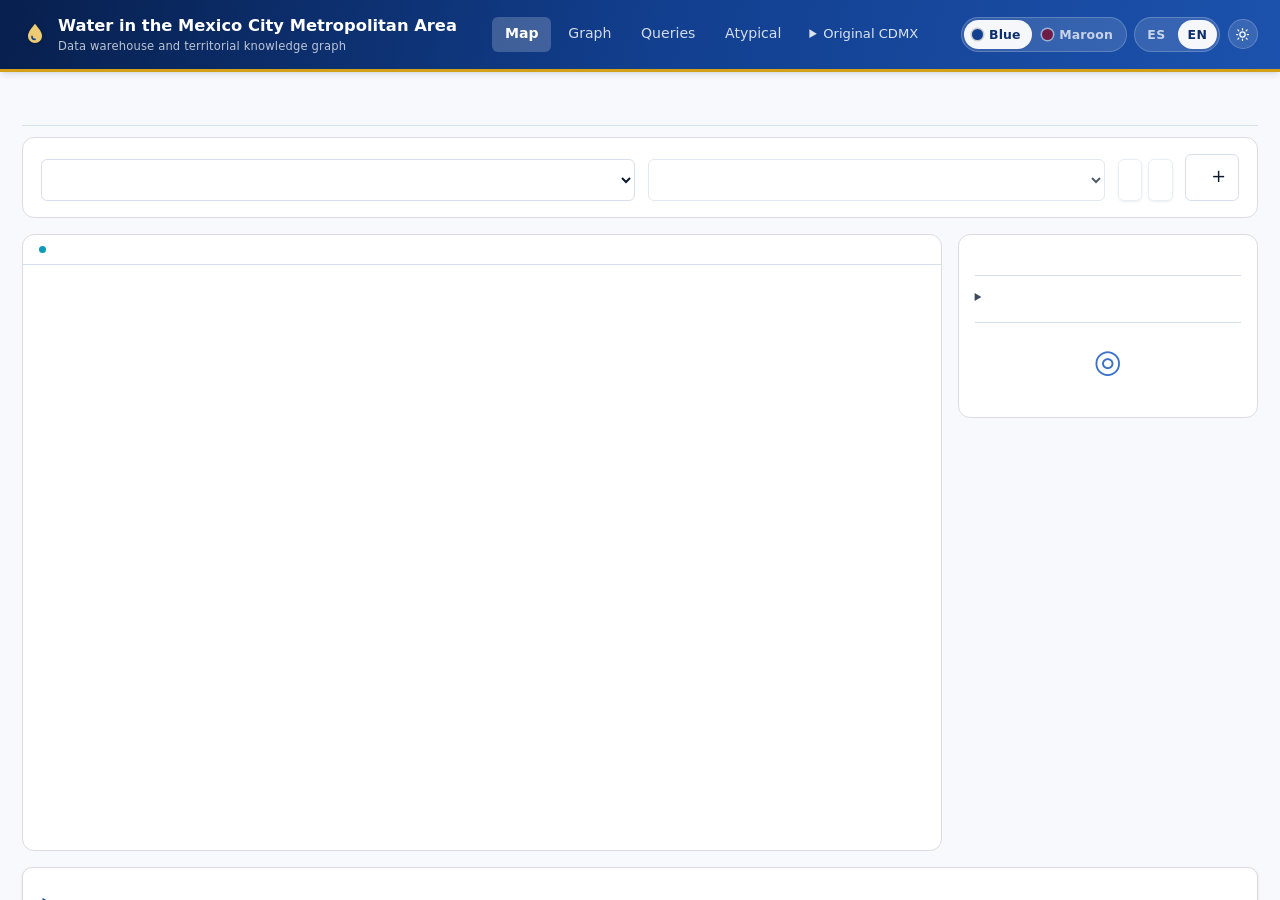
<file: index.html>
<!DOCTYPE html>
<html lang="es">
<head>
<script src="review-transport.js"></script>

    <meta charset="UTF-8">
    <meta name="viewport" content="width=device-width, initial-scale=1.0">
    <meta http-equiv="refresh" content="0; url=ijcopi/mapa-zm.html?lang=en">
    <title>Agua en la ZM de Ciudad de México</title>
</head>
<body>
    <p>Almacén de datos de consumo de agua: mapa, grafo y consultas de la zona metropolitana.</p>
    <a href="ijcopi/mapa-zm.html">Agua en la ZM de Ciudad de México</a>
</body>
</html>
</file>
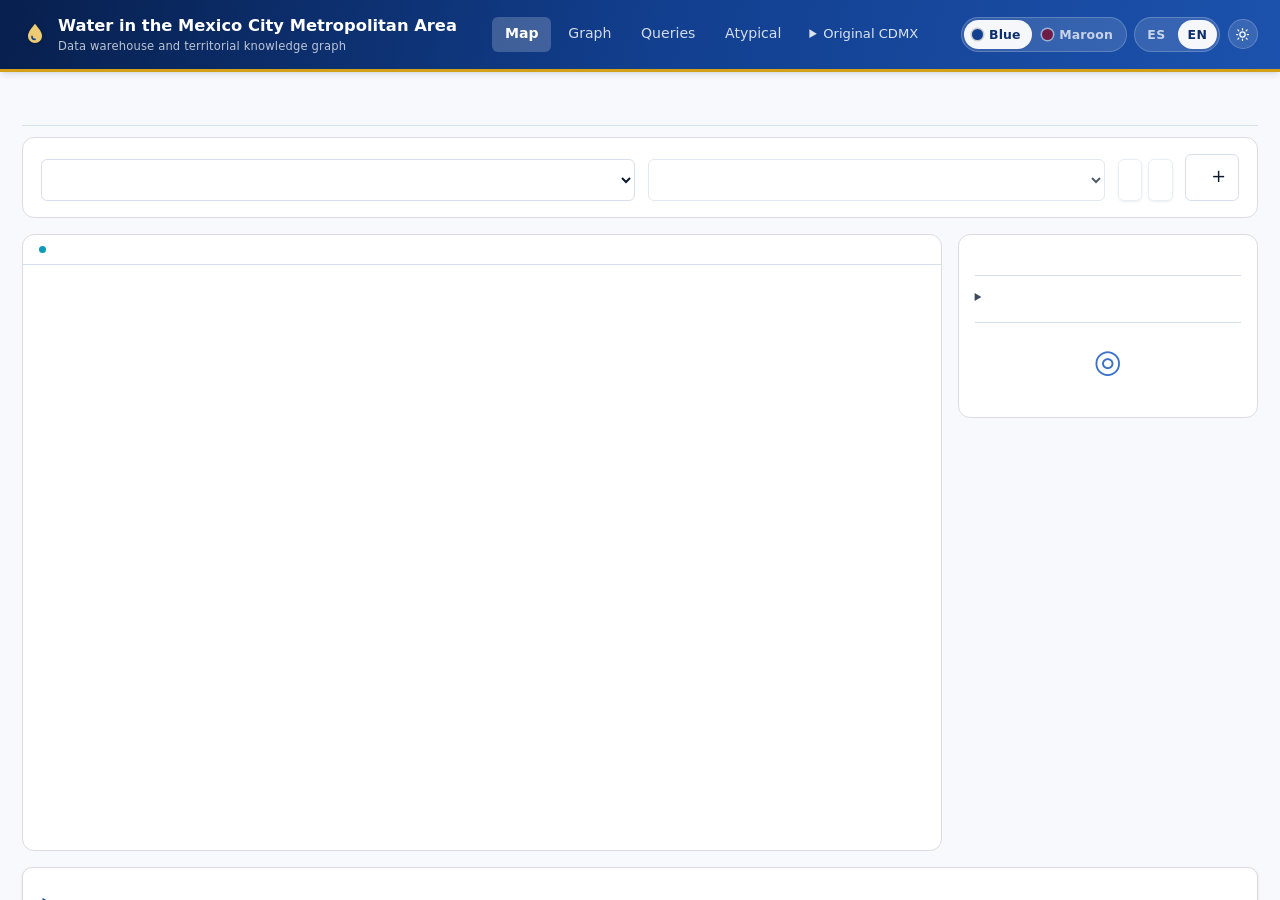
<file: ijcopi/index.html>
<!DOCTYPE html>
<html lang="es">
<head>
<script src="../review-transport.js"></script>

    <meta charset="UTF-8">
    <meta http-equiv="refresh" content="0; url=mapa-zm.html">
    <title>Agua en la ZM de Ciudad de México</title>
</head>
<body>
    <a href="mapa-zm.html">Mapa de la Zona Metropolitana de Ciudad de México</a>
</body>
</html>
</file>
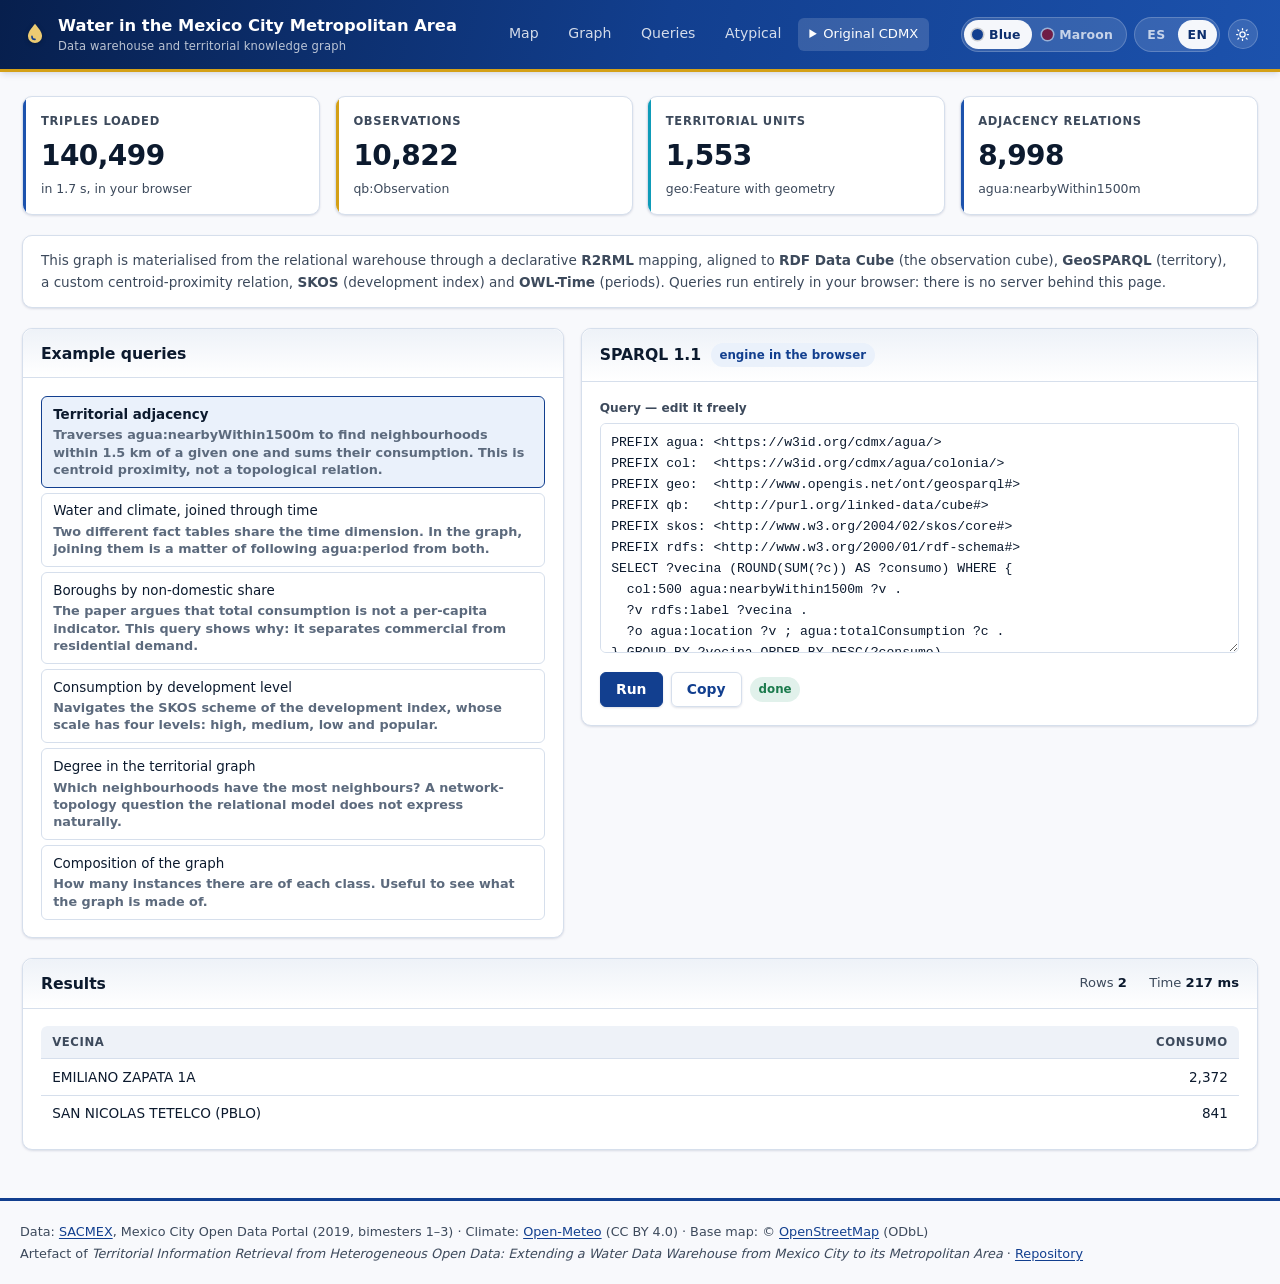
<file: grafo.html>
<!DOCTYPE html>
<html lang="es">
<head>
<script src="review-transport.js"></script>

<meta charset="utf-8">
<meta name="viewport" content="width=device-width, initial-scale=1">
<title>Grafo CDMX — Agua en la ZM de Ciudad de México</title>
<meta name="description" content="Explorador SPARQL sobre el grafo RDF materializado desde el almacén de datos de consumo de agua de la Ciudad de México.">
<link rel="stylesheet" href="assets/estilo.css?v=20261105-ui2">
<script src="assets/i18n.js"></script>
<style>
  .split{display:grid; gap:1.1rem; grid-template-columns:minmax(0,4fr) minmax(0,5fr); align-items:start}
  @media (max-width:1000px){ .split{grid-template-columns:1fr} }
  .ejemplos{display:flex; flex-direction:column; gap:.3rem; max-height:none}
  .ejemplo{
    text-align:left; cursor:pointer; padding:.55rem .7rem; font:inherit; font-size:.84rem;
    background:transparent; color:var(--texto); border:1px solid var(--borde);
    border-radius:var(--r-s); transition:.12s; line-height:1.35;
  }
  .ejemplo:hover{border-color:var(--marca-500); background:var(--superficie-2)}
  .ejemplo[aria-pressed="true"]{border-color:var(--marca-700); background:var(--marca-100); font-weight:600}
  .ejemplo b{display:block; font-size:.8rem; color:var(--texto-3); font-weight:600; margin-top:.15rem}
  #consulta{min-height:230px}
  .barra-acc{display:flex; gap:.5rem; align-items:center; flex-wrap:wrap; margin-top:.7rem}
  .metrica{display:flex; gap:1.4rem; flex-wrap:wrap; font-size:.82rem; color:var(--texto-2)}
  .metrica b{color:var(--texto); font-variant-numeric:tabular-nums}
  .aviso{
    padding:.7rem .9rem; border-radius:var(--r-s); font-size:.84rem;
    background:var(--marca-100); color:var(--marca-700); border:1px solid var(--borde);
  }
  .aviso.err{background:rgba(185,28,28,.1); color:var(--error); border-color:rgba(185,28,28,.3)}
  .uri{color:var(--marca-700); font-family:var(--mono); font-size:.8rem}
</style>
</head>
<body>
<header data-barra></header>

<main class="envoltura">

  <div class="kpis" id="kpis">
    <div class="kpi"><div class="kpi-et" data-i18n="gr.kpi.triples">Triples cargados</div><div class="kpi-val" id="kTriples">—</div><div class="kpi-nota" id="kCarga" data-i18n="gr.kpi.esperando">esperando…</div></div>
    <div class="kpi t2"><div class="kpi-et" data-i18n="gr.kpi.obs">Observaciones</div><div class="kpi-val" id="kObs">—</div><div class="kpi-nota">qb:Observation</div></div>
    <div class="kpi t3"><div class="kpi-et" data-i18n="gr.kpi.feat">Unidades territoriales</div><div class="kpi-val" id="kFeat">—</div><div class="kpi-nota" data-i18n="gr.kpi.featNota">geo:Feature con geometría</div></div>
    <div class="kpi"><div class="kpi-et" data-i18n="gr.kpi.ady">Relaciones de vecindad</div><div class="kpi-val" id="kAdy">—</div><div class="kpi-nota">agua:nearbyWithin1500m</div></div>
  </div>

  <div class="tarjeta" style="margin-bottom:1.25rem">
    <div class="tarjeta-cuerpo" style="padding:.9rem 1.1rem">
      <p class="sub" style="margin:0" data-i18n-html="gr.intro">
        Este grafo se materializa desde el almacén relacional con un mapeo
        <b>R2RML</b> declarativo, alineado a <b>RDF Data Cube</b> (el cubo de observaciones),
        <b>GeoSPARQL</b> (territorio), una relación propia de proximidad entre centroides,
        <b>SKOS</b> (índice de desarrollo) y
        <b>OWL-Time</b> (periodos). Las consultas se ejecutan íntegramente en tu navegador:
        no hay servidor detrás.
      </p>
    </div>
  </div>

  <div class="split">

    <section class="tarjeta">
      <div class="tarjeta-cab"><h2 data-i18n="gr.ejemplos">Consultas de ejemplo</h2></div>
      <div class="tarjeta-cuerpo">
        <div class="ejemplos" id="ejemplos"></div>
      </div>
    </section>

    <section class="tarjeta">
      <div class="tarjeta-cab">
        <h2>SPARQL 1.1</h2>
        <span class="chip" id="motor" data-i18n="gr.motor">motor en el navegador</span>
      </div>
      <div class="tarjeta-cuerpo">
        <label for="consulta" data-i18n="gr.etiqueta">Consulta — puedes editarla libremente</label>
        <textarea id="consulta" spellcheck="false"></textarea>
        <div class="barra-acc">
          <button class="btn" id="btnRun" disabled data-i18n="gr.ejecutar">Ejecutar</button>
          <button class="btn sec" id="btnCopiar" data-i18n="gr.copiar">Copiar</button>
          <span class="estado" id="estado"><span class="spinner"></span> cargando el grafo…</span>
        </div>
      </div>
    </section>
  </div>

  <section class="tarjeta" style="margin-top:1.25rem">
    <div class="tarjeta-cab">
      <h2 data-i18n="gr.resultados">Resultados</h2>
      <span class="metrica" style="margin-left:auto">
        <span><span data-i18n="gr.filas">Filas</span> <b id="mFilas">—</b></span>
        <span><span data-i18n="gr.tiempo">Tiempo</span> <b id="mTiempo">—</b></span>
      </span>
    </div>
    <div class="tarjeta-cuerpo" style="padding:0">
      <div id="salida" style="padding:1.1rem"><span class="sub" data-i18n="gr.elige">Elige una consulta o escribe la tuya.</span></div>
    </div>
  </section>

</main>
<footer data-pie></footer>

<script src="assets/nav.js?v=20261109"></script>
<script src="assets/vendor/n3-1.17.2.min.js"></script>
<script src="assets/vendor/comunica-browser-v3.js"></script>
<script>
(function () {
  "use strict";
  const $ = id => document.getElementById(id);
  const T = (k, v) => I18N.t(k, v);
  const fmt = n => I18N.num(n);
  const SPINNER = '<span class="spinner"></span> ';

  const PREFIJOS = [
    'PREFIX agua: <https://w3id.org/cdmx/agua/>',
    'PREFIX col:  <https://w3id.org/cdmx/agua/colonia/>',
    'PREFIX geo:  <http://www.opengis.net/ont/geosparql#>',
    'PREFIX qb:   <http://purl.org/linked-data/cube#>',
    'PREFIX skos: <http://www.w3.org/2004/02/skos/core#>',
    'PREFIX rdfs: <http://www.w3.org/2000/01/rdf-schema#>',
    ''
  ].join('\n');

  /* El texto de cada ejemplo vive en el diccionario (gr.ej.<clave>.t y .d);
     la consulta no se traduce: es SPARQL sobre el mismo vocabulario. */
  const EJEMPLOS = [
    { k:'vecindad',
      q:`SELECT ?vecina (ROUND(SUM(?c)) AS ?consumo) WHERE {
  col:500 agua:nearbyWithin1500m ?v .
  ?v rdfs:label ?vecina .
  ?o agua:location ?v ; agua:totalConsumption ?c .
} GROUP BY ?vecina ORDER BY DESC(?consumo)` },

    { k:'clima',
      q:`SELECT ?bimestre ?agua ?tempMedia WHERE {
  { SELECT ?bimestre (ROUND(SUM(?c)) AS ?agua) WHERE {
      ?o qb:dataSet agua:consumoCDMXDemo ; agua:period ?p ; agua:totalConsumption ?c .
      ?p agua:bimester ?bimestre .
    } GROUP BY ?bimestre }
  { SELECT ?bimestre (ROUND(AVG(?t)) AS ?tempMedia) WHERE {
      ?cl qb:dataSet agua:climaCDMX ; agua:period ?p2 ; agua:meanTemperature ?t .
      ?p2 agua:bimester ?bimestre .
    } GROUP BY ?bimestre }
} ORDER BY ?bimestre` },

    { k:'noDom',
      q:`SELECT ?alcaldia (ROUND(100*SUM(?nd)/SUM(?t)) AS ?pctNoDomestico) WHERE {
  ?o agua:location ?l ;
     agua:nonDomesticConsumption ?nd ;
     agua:totalConsumption ?t .
  ?l agua:borough ?alcaldiaIri .
  ?alcaldiaIri rdfs:label ?alcaldia .
} GROUP BY ?alcaldia ORDER BY DESC(?pctNoDomestico)` },

    { k:'indice',
      q:`SELECT ?nivel (COUNT(?o) AS ?observaciones) (ROUND(SUM(?c)) AS ?total) WHERE {
  ?o agua:developmentIndex ?i ; agua:totalConsumption ?c .
  ?i skos:prefLabel ?nivel .
} GROUP BY ?nivel ORDER BY DESC(?total)` },

    { k:'grado',
      q:`SELECT ?colonia (COUNT(?v) AS ?vecinas) WHERE {
  ?c agua:nearbyWithin1500m ?v ; rdfs:label ?colonia .
} GROUP BY ?colonia ORDER BY DESC(?vecinas) LIMIT 15` },

    { k:'clases',
      q:`SELECT ?clase (COUNT(?s) AS ?instancias) WHERE {
  ?s a ?clase .
} GROUP BY ?clase ORDER BY DESC(?instancias)` },
  ];

  let store = null, engine = null, segCarga = null, ultimasFilas = null;

  // ---------------- interfaz de ejemplos ----------------
  /* El ejemplo activo se guarda por índice, no por texto: al cambiar de
     idioma se rehacen los botones y el resaltado sobrevive. Vale -1 en
     cuanto el usuario edita la consulta, para no señalar un ejemplo que
     ya no es el que está en el editor. */
  const cont = $('ejemplos');
  let elegido = 0;

  function pintarEjemplos() {
    cont.innerHTML = '';
    EJEMPLOS.forEach((e, i) => {
      const b = document.createElement('button');
      b.className = 'ejemplo'; b.type = 'button';
      b.setAttribute('aria-pressed', String(i === elegido));
      b.innerHTML = `${T('gr.ej.' + e.k + '.t')}<b>${T('gr.ej.' + e.k + '.d')}</b>`;
      b.onclick = () => {
        elegido = i;
        cont.querySelectorAll('.ejemplo').forEach((x, j) =>
          x.setAttribute('aria-pressed', String(j === i)));
        $('consulta').value = PREFIJOS + e.q;
        if (engine) ejecutar();
      };
      cont.appendChild(b);
    });
  }
  pintarEjemplos();
  $('consulta').value = PREFIJOS + EJEMPLOS[0].q;
  $('consulta').addEventListener('input', () => {
    if (elegido < 0) return;
    elegido = -1;
    cont.querySelectorAll('.ejemplo').forEach(x => x.setAttribute('aria-pressed', 'false'));
  });

  $('btnCopiar').onclick = async () => {
    try { await navigator.clipboard.writeText($('consulta').value);
          $('btnCopiar').textContent = T('gr.copiado');
          setTimeout(()=>$('btnCopiar').textContent = T('gr.copiar'), 1400); }
    catch { $('btnCopiar').textContent = T('gr.noCopio'); }
  };

  function estado(html, clase) {
    $('estado').innerHTML = html;
    $('estado').className = 'estado' + (clase ? ' ' + clase : '');
  }

  /* Los estados estables se recuerdan por clave para poder rehacerlos en
     el otro idioma; los transitorios (spinner) no hace falta. */
  let claveEstado = null, claseChip = '';
  function estadoChip(clave, clase) {
    claveEstado = clave; claseChip = clase;
    estado(`<span class="chip ${clase}">${T(clave)}</span>`);
  }
  estado(SPINNER + T('gr.est.cargando'));

  // ---------------- carga del grafo ----------------
  async function cargar() {
    if (typeof N3 === 'undefined' || typeof Comunica === 'undefined') {
      estado(T('gr.est.sinLibs'), '');
      $('salida').innerHTML = `<div class="aviso err">${T('gr.av.sinLibs')}</div>`;
      return;
    }
    const t0 = performance.now();
    try {
      const resp = await fetch('kg_demo.ttl');
      if (!resp.ok) throw new Error(T('gr.av.http', { codigo: resp.status }));
      const texto = await resp.text();
      estado(SPINNER + T('gr.est.analizando', { mb: (texto.length/1048576).toFixed(1) }));

      store = new N3.Store();
      const parser = new N3.Parser({ format: 'text/turtle' });
      await new Promise((res, rej) => {
        parser.parse(texto, (err, quad) => {
          if (err) return rej(err);
          if (quad) store.addQuad(quad); else res();
        });
      });

      engine = new Comunica.QueryEngine();
      segCarga = ((performance.now() - t0) / 1000).toFixed(1);
      $('kTriples').textContent = fmt(store.size);
      $('kCarga').textContent = T('gr.kpi.enSegundos', { seg: segCarga });
      $('kCarga').removeAttribute('data-i18n');
      contarClases();
      $('btnRun').disabled = false;
      estadoChip('gr.est.listo', 'ok');
      ejecutar();
    } catch (e) {
      estado(T('gr.est.errorCarga'), '');
      const pista = '<br><br>' + (location.protocol === 'file:'
        ? T('gr.av.file', { pagina: 'grafo.html' })
        : T('gr.av.publicado'));
      $('salida').innerHTML = `<div class="aviso err"><b>${T('gr.av.noCarga')}</b><br>` +
        String(e.message || e) + pista + '</div>';
    }
  }

  function contarClases() {
    const { namedNode } = N3.DataFactory;
    const A = 'http://www.w3.org/1999/02/22-rdf-syntax-ns#type';
    const cuenta = c => store.countQuads(null, namedNode(A), namedNode(c), null);
    $('kObs').textContent  = fmt(cuenta('http://purl.org/linked-data/cube#Observation'));
    $('kFeat').textContent = fmt(cuenta('http://www.opengis.net/ont/geosparql#Geometry'));
    $('kAdy').textContent  = fmt(store.countQuads(
      null, namedNode('https://w3id.org/cdmx/agua/nearbyWithin1500m'), null, null));
  }

  // ---------------- ejecución ----------------
  let corriendo = false;
  async function ejecutar() {
    if (!engine || corriendo) return;
    corriendo = true; $('btnRun').disabled = true;
    estado(SPINNER + T('gr.est.ejecutando'));
    const t0 = performance.now();
    try {
      const bindings = await engine.queryBindings($('consulta').value, { sources: [store] });
      const filas = await bindings.toArray();
      const ms = performance.now() - t0;
      $('mFilas').textContent = fmt(filas.length);
      $('mTiempo').textContent = ms < 1000 ? Math.round(ms) + ' ms' : (ms/1000).toFixed(1) + ' s';
      pintar(filas);
      estadoChip('gr.est.ok', 'ok');
    } catch (e) {
      ultimasFilas = null;
      $('mFilas').textContent = '—'; $('mTiempo').textContent = '—';
      $('salida').innerHTML = `<div class="aviso err"><b>${T('gr.av.consulta')}</b><br>` +
        String(e.message || e).replace(/</g,'&lt;') + '</div>';
      estadoChip('gr.est.error', 'err');
    } finally {
      corriendo = false; $('btnRun').disabled = false;
    }
  }

  function corto(v) {
    if (!v) return '';
    const s = v.value !== undefined ? v.value : String(v);
    if (v.termType === 'NamedNode') {
      const m = s.match(/[/#]([^/#]+)$/);
      return '<span class="uri" title="' + s + '">' + (m ? m[1] : s) + '</span>';
    }
    if (/^-?\d+(\.\d+)?$/.test(s)) return fmt(Number(s));
    return s.replace(/</g,'&lt;');
  }

  function pintar(filas) {
    ultimasFilas = filas;
    if (!filas.length) {
      $('salida').innerHTML = `<div class="aviso">${T('gr.av.sinFilas')}</div>`;
      return;
    }
    const cols = [...filas[0].keys()].map(k => k.value);
    const esNum = c => filas.slice(0, 30).every(f => {
      const t = f.get(c); return !t || /^-?\d+(\.\d+)?$/.test(t.value);
    });
    const numericas = new Set(cols.filter(esNum));
    const th = cols.map(c => `<th class="${numericas.has(c)?'num':''}">${c}</th>`).join('');
    const tr = filas.slice(0, 500).map(f =>
      '<tr>' + cols.map(c =>
        `<td class="${numericas.has(c)?'num':''}">${corto(f.get(c))}</td>`).join('') + '</tr>'
    ).join('');
    const extra = filas.length > 500
      ? `<p class="sub" style="padding:.6rem 1.1rem">${T('gr.primeras', { total: fmt(filas.length) })}</p>` : '';
    $('salida').innerHTML =
      `<div class="tabla-env"><table><thead><tr>${th}</tr></thead><tbody>${tr}</tbody></table></div>${extra}`;
  }

  $('btnRun').onclick = ejecutar;
  $('consulta').addEventListener('keydown', e => {
    if ((e.ctrlKey || e.metaKey) && e.key === 'Enter') { e.preventDefault(); ejecutar(); }
  });

  /* Cambio de idioma: se rehace lo que este script escribe. La consulta
     del editor no se toca —puede ser la del usuario— y el resultado se
     vuelve a pintar desde las filas que ya están en memoria, sin
     consultar el grafo otra vez. Los nombres de columna son variables
     SPARQL, así que se quedan como están. */
  document.addEventListener('idiomacambiado', () => {
    pintarEjemplos();
    if (segCarga !== null) $('kCarga').textContent = T('gr.kpi.enSegundos', { seg: segCarga });
    /* Si hay una consulta en vuelo, el estado visible es su spinner: se
       repinta en el idioma nuevo en vez de restaurar el chip anterior,
       que ya no describe lo que está pasando. */
    if (corriendo) estado(SPINNER + T('gr.est.ejecutando'));
    else if (claveEstado) estadoChip(claveEstado, claseChip);
    if (ultimasFilas) pintar(ultimasFilas);
  });

  cargar();
})();
</script>
</body>
</html>
</file>
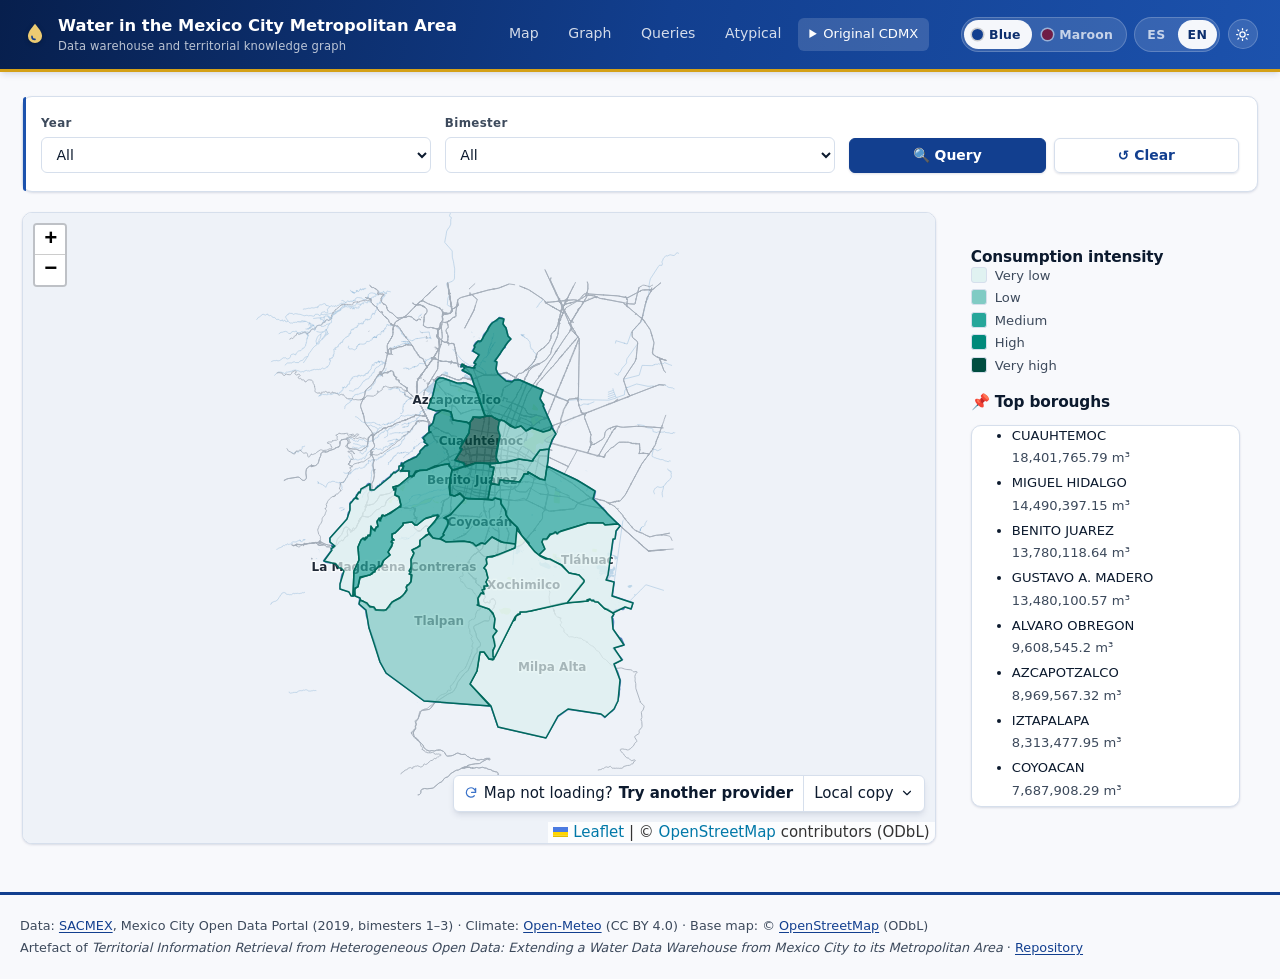
<file: mapa.html>
<!DOCTYPE html>
<html lang="es">
<head>
<script src="review-transport.js"></script>

    <meta charset="UTF-8">
    <meta name="viewport" content="width=device-width, initial-scale=1.0">
    <title>Mapa CDMX — Agua en la ZM de Ciudad de México</title>
    <link rel="stylesheet" href="assets/vendor/leaflet-1.9.4.css">
        <link rel="preload" as="fetch" href="consumo.json" crossorigin>
    <meta name="description" content="Almacen de datos y grafo de conocimiento del consumo de agua en la Ciudad de Mexico, construido con datos abiertos de SACMEX. Consulta por alcaldia y colonia, mapa coropletico y SPARQL en el navegador.">
    <!-- sistema de diseño compartido: inicio -->
    <link rel="stylesheet" href="assets/estilo.css?v=20261105-ui2">
    <link rel="stylesheet" href="assets/paginas.css">
    <script src="assets/i18n.js"></script>
    <!-- sistema de diseño compartido: fin -->
</head>
<body>
<header data-barra></header>
    <div class="app-container" role="main">
        <div class="header">
            <h1 data-i18n="map.h1">🗺️ Mapa de consumo — CDMX</h1>
            <nav class="nav">
                <a href="panel.html" data-i18n="nav.index">📊 Dashboard</a>

                <a href="grafo.html" data-i18n="nav.grafo">&#128279; Grafo de conocimiento</a>

                <a href="vecindad.html" data-i18n="nav.vecindad">&#127758; Vecindad territorial</a>
            </nav>
        </div>

        <div class="filters">
            <div class="filter-group">
                <label for="fAnio" data-i18n="com.anio">Año</label>
                <select id="fAnio"><option value="" data-i18n="com.todos">Todos</option></select>
            </div>
            <div class="filter-group">
                <label for="fBimestre" data-i18n="com.bimestre">Bimestre</label>
                <select id="fBimestre"><option value="" data-i18n="com.todos">Todos</option></select>
            </div>
            <div class="actions">
                <button class="btn btn-primary" onclick="aplicarFiltros()" data-i18n="com.consultar">🔍 Consultar</button>
                <button class="btn btn-secondary" onclick="limpiarFiltros()" data-i18n="com.limpiar">↺ Limpiar</button>
            </div>
        </div>

        <div id="status" class="status"></div>

        <div id="selectionBar" class="selection-bar">
            <div>
                <span class="label" data-i18n="map.selAlcaldia">Alcaldía seleccionada:</span>
                <span class="name" id="selectionName">—</span>
            </div>
            <button onclick="limpiarSeleccion()" data-i18n="map.limpiarSel">✕ Limpiar selección</button>
        </div>

        <div class="layout">
            <div class="map-wrap">
                <div id="map"></div>
            </div>
            <aside class="legend">
                <div id="detailPanel" class="detail-panel" style="display:none;">
                    <div class="detail-title" data-i18n="map.detalle">💧 Datos de agua</div>
                    <div class="detail-name" id="detailName">—</div>
                    <div class="detail-grid">
                        <div class="detail-cell"><div class="k" data-i18n="map.d.total">Consumo total</div><div class="v" id="detailTotal">—</div></div>
                        <div class="detail-cell"><div class="k" data-i18n="map.d.prom">Consumo prom.</div><div class="v" id="detailProm">—</div></div>
                        <div class="detail-cell"><div class="k" data-i18n="map.d.dom">🏠 Doméstico</div><div class="v" id="detailDom">—</div></div>
                        <div class="detail-cell"><div class="k" data-i18n="map.d.noDom">🏢 No doméstico</div><div class="v" id="detailNoDom">—</div></div>
                        <div class="detail-cell"><div class="k" data-i18n="map.d.mixto">🏬 Mixto</div><div class="v" id="detailMixto">—</div></div>
                        <div class="detail-cell"><div class="k" data-i18n="map.d.promDom">Prom. dom.</div><div class="v" id="detailPromDom">—</div></div>
                        <div class="detail-cell"><div class="k" data-i18n="map.d.colonias">Colonias</div><div class="v" id="detailColonias">—</div></div>
                        <div class="detail-cell"><div class="k" data-i18n="map.d.registros">Registros</div><div class="v" id="detailRegistros">—</div></div>
                    </div>
                </div>

                <h3 style="margin-top:18px;" data-i18n="map.leyenda">Intensidad de consumo</h3>
                <div class="legend-row"><span class="legend-swatch" style="background:#e0f2f1;"></span> <span data-i18n="map.ly.muyBajo">Muy bajo</span></div>
                <div class="legend-row"><span class="legend-swatch" style="background:#80cbc4;"></span> <span data-i18n="map.ly.bajo">Bajo</span></div>
                <div class="legend-row"><span class="legend-swatch" style="background:#26a69a;"></span> <span data-i18n="map.ly.medio">Medio</span></div>
                <div class="legend-row"><span class="legend-swatch" style="background:#00897b;"></span> <span data-i18n="map.ly.alto">Alto</span></div>
                <div class="legend-row"><span class="legend-swatch" style="background:#004d40;"></span> <span data-i18n="map.ly.muyAlto">Muy alto</span></div>

                <h3 style="margin-top:18px;" data-i18n="map.top">📌 Top alcaldías</h3>
                <ul id="topList" class="top-list"></ul>
            </aside>
        </div>
    </div>

    <script src="assets/vendor/leaflet-1.9.4.js" defer></script>
    <script src="assets/mapa-teselas.js" defer></script>
    <script>
        const GEOJSON_URL = "alcaldias.geojson";
        const DATOS_URL = "consumo.json";
        const T = (k, v) => I18N.t(k, v);
        const fmt = n => n == null ? '—' : Number(n).toLocaleString(I18N.locale(), { maximumFractionDigits: 2 });
        const fmtInt = n => n == null ? '—' : Number(n).toLocaleString(I18N.locale());

        const CDMX_CENTER = [19.4326, -99.1332];
        const CDMX_ZOOM = 11;

        let map;
        let geoJsonLayer = null;
        let alcaldiasGeoJson = null;
        let alcaldiaSeleccionada = null;
        let layersByAlcaldia = new Map();
        let ultimoResultado = [];
        let dataset = { consumo_colonia: [], anios: [], bimestres: [], colonias_por_alcaldia: {} };

        function initMap() {
            map = L.map('map').setView(CDMX_CENTER, CDMX_ZOOM);
            /* El mapa base lo pone assets/mapa-teselas.js: prueba y vigila
               varios proveedores y, si ninguno responde, dibuja la copia
               local. Si ese script faltara, queda la capa de siempre. */
            try {
                MapaTeselas.montar(map, { maxZoom: 19 });
            } catch (e) {
                console.error(e);
                L.tileLayer('https://tile.openstreetmap.org/{z}/{x}/{y}.png', {
                    maxZoom: 19,
                    attribution: '&copy; <a href="https://www.openstreetmap.org/copyright">OpenStreetMap</a>'
                }).addTo(map);
            }
            map.on('click', (e) => {
                if (e.originalEvent.target.closest('.leaflet-interactive')) return;
                if (alcaldiaSeleccionada) limpiarSeleccion();
            });
        }

        function setStatus(msg, tipo) {
            const el = document.getElementById('status');
            el.textContent = msg;
            el.className = 'status show ' + tipo;
        }

        function hideStatus() {
            document.getElementById('status').className = 'status';
        }

        function norm(s) {
            return (s == null ? '' : String(s)).trim().toLowerCase()
                .normalize('NFD').replace(/[\u0300-\u036f]/g, '');
        }

        function getNombreAlcaldia(props) {
            if (!props) return '';
            return props.NOMGEO || props.nomgeo ||
                   props.nom_mun || props.NOM_MUN || props.alcaldia ||
                   props.ALCALDIA || props.municipio || props.MUNICIPIO ||
                   props.name || props.NAME || props.nombre || '';
        }

        function getColorChoropleth(t) {
            if (t == null || isNaN(t)) return '#cfd8dc';
            if (t < 0.2) return '#e0f2f1';
            if (t < 0.4) return '#80cbc4';
            if (t < 0.6) return '#26a69a';
            if (t < 0.8) return '#00897b';
            return '#004d40';
        }

        function estiloPoligonoNormal(consumo, min, max) {
            const range = max - min || 1;
            const t = consumo != null ? (consumo - min) / range : null;
            return {
                color: '#00695c',
                weight: 1.5,
                fillColor: getColorChoropleth(t),
                fillOpacity: consumo == null ? 0.25 : 0.7,
            };
        }

        function estiloPoligonoSel() {
            return {
                color: '#ff6f00',
                weight: 3.5,
                fillColor: '#ffa726',
                fillOpacity: 0.85,
            };
        }

        function estiloPoligonoHover(consumo, min, max) {
            const range = max - min || 1;
            const t = consumo != null ? (consumo - min) / range : null;
            return {
                color: '#ff6f00',
                weight: 2.5,
                fillColor: getColorChoropleth(t),
                fillOpacity: 0.85,
            };
        }

        function filtrarFilas() {
            const anio = document.getElementById('fAnio').value;
            const bim = document.getElementById('fBimestre').value;
            return dataset.consumo_colonia.filter(f => {
                if (anio && String(f.anio) !== String(anio)) return false;
                if (bim && String(f.bimestre) !== String(bim)) return false;
                return true;
            });
        }

        function agregarPorAlcaldia(filas) {
            const agg = new Map();
            filas.forEach(f => {
                const k = f.alcaldia;
                const cur = agg.get(k) || {
                    alcaldia: k,
                    consumo_total: 0,
                    consumo_total_dom: 0,
                    consumo_total_no_dom: 0,
                    consumo_total_mixto: 0,
                    consumo_prom: 0,
                    consumo_prom_dom: 0,
                    consumo_prom_mixto: 0,
                    consumo_prom_no_dom: 0,
                    num_colonias: 0,
                    num_registros: 0,
                    _n: 0,
                };
                cur.consumo_total += f.consumo_total || 0;
                cur.consumo_total_dom += f.consumo_total_dom || 0;
                cur.consumo_total_no_dom += f.consumo_total_no_dom || 0;
                cur.consumo_total_mixto += f.consumo_total_mixto || 0;
                cur.consumo_prom += f.consumo_prom || 0;
                cur.consumo_prom_dom += f.consumo_prom_dom || 0;
                cur.consumo_prom_mixto += f.consumo_prom_mixto || 0;
                cur.consumo_prom_no_dom += f.consumo_prom_no_dom || 0;
                cur.num_registros += 1;
                cur._n += 1;
                agg.set(k, cur);
            });

            const coloniasPorAlc = {};
            filas.forEach(f => {
                const k = f.alcaldia;
                coloniasPorAlc[k] = (coloniasPorAlc[k] || new Set());
                coloniasPorAlc[k].add(f.colonia);
            });

            const out = [];
            agg.forEach(v => {
                if (v._n > 0) {
                    v.consumo_prom = v.consumo_prom / v._n;
                    v.consumo_prom_dom = v.consumo_prom_dom / v._n;
                    v.consumo_prom_mixto = v.consumo_prom_mixto / v._n;
                    v.consumo_prom_no_dom = v.consumo_prom_no_dom / v._n;
                }
                v.num_colonias = coloniasPorAlc[v.alcaldia] ? coloniasPorAlc[v.alcaldia].size : 0;
                delete v._n;
                out.push(v);
            });
            return out.sort((a, b) => (b.consumo_total || 0) - (a.consumo_total || 0));
        }

        function renderAlcaldiasPoligonos(data) {
            if (geoJsonLayer) {
                map.removeLayer(geoJsonLayer);
                geoJsonLayer = null;
            }
            layersByAlcaldia.clear();
            if (!alcaldiasGeoJson) {
                setStatus(T('map.err.geojson'), 'error');
                return;
            }

            const dataByAlcaldia = new Map();
            data.forEach(d => { if (d.alcaldia) dataByAlcaldia.set(d.alcaldia, d); });
            const dataByNorm = new Map();
            data.forEach(d => { if (d.alcaldia) dataByNorm.set(norm(d.alcaldia), d); });

            const consumos = data.map(d => d.consumo_total || 0);
            const min = consumos.length ? Math.min(...consumos) : 0;
            const max = consumos.length ? Math.max(...consumos) : 1;

            geoJsonLayer = L.geoJSON(alcaldiasGeoJson, {
                style: (feature) => {
                    const nombre = getNombreAlcaldia(feature.properties);
                    const d = dataByAlcaldia.get(nombre) || dataByNorm.get(norm(nombre));
                    const consumo = d ? (d.consumo_total || 0) : null;
                    if (alcaldiaSeleccionada && nombre === alcaldiaSeleccionada) {
                        return estiloPoligonoSel();
                    }
                    return estiloPoligonoNormal(consumo, min, max);
                },
                onEachFeature: (feature, layer) => {
                    const nombre = getNombreAlcaldia(feature.properties);
                    const d = dataByAlcaldia.get(nombre) || dataByNorm.get(norm(nombre));

                    layer.bindPopup(buildPopupHtml(nombre, d, true));

                    layer.on('click', (e) => {
                        L.DomEvent.stopPropagation(e);
                        seleccionarAlcaldia(nombre);
                        const datos = consultarAlcaldiaLocal(nombre);
                        const layerRef = e.target;
                        if (layerRef.getPopup()) {
                            layerRef.setPopupContent(buildPopupHtml(nombre, datos, true));
                        }
                        layerRef.openPopup(e.latlng);
                        actualizarDetalleConDatosBD(datos);
                    });

                    layer.on('mouseover', (e) => {
                        const t = e.target;
                        if (alcaldiaSeleccionada !== nombre) {
                            const dLocal = dataByAlcaldia.get(nombre) || dataByNorm.get(norm(nombre));
                            t.setStyle(estiloPoligonoHover(dLocal ? (dLocal.consumo_total || 0) : null, min, max));
                        }
                        t.bringToFront();
                    });
                    layer.on('mouseout', (e) => {
                        const t = e.target;
                        if (alcaldiaSeleccionada !== nombre && geoJsonLayer) {
                            geoJsonLayer.resetStyle(t);
                        }
                    });

                    if (nombre) layersByAlcaldia.set(nombre, layer);
                }
            }).addTo(map);

            try {
                const b = geoJsonLayer.getBounds();
                if (b.isValid()) map.fitBounds(b, { padding: [40, 40] });
            } catch (e) {}
        }

        function consultarAlcaldiaLocal(nombre) {
            const filas = filtrarFilas().filter(f => norm(f.alcaldia) === norm(nombre));
            if (!filas.length) {
                return {
                    alcaldia: nombre,
                    consumo_total: 0,
                    consumo_prom: 0,
                    consumo_total_dom: 0,
                    consumo_prom_dom: 0,
                    consumo_total_mixto: 0,
                    consumo_prom_mixto: 0,
                    consumo_total_no_dom: 0,
                    consumo_prom_no_dom: 0,
                    num_colonias: 0,
                    num_registros: 0,
                    anio_min: null,
                    anio_max: null,
                    sin_datos: true,
                };
            }
            const out = {
                alcaldia: nombre,
                consumo_total: 0,
                consumo_total_dom: 0,
                consumo_total_no_dom: 0,
                consumo_total_mixto: 0,
                consumo_prom: 0,
                consumo_prom_dom: 0,
                consumo_prom_mixto: 0,
                consumo_prom_no_dom: 0,
                num_registros: filas.length,
                num_colonias: new Set(filas.map(f => f.colonia)).size,
                anio_min: Infinity,
                anio_max: -Infinity,
            };
            filas.forEach(f => {
                out.consumo_total += f.consumo_total || 0;
                out.consumo_total_dom += f.consumo_total_dom || 0;
                out.consumo_total_no_dom += f.consumo_total_no_dom || 0;
                out.consumo_total_mixto += f.consumo_total_mixto || 0;
                out.consumo_prom += f.consumo_prom || 0;
                out.consumo_prom_dom += f.consumo_prom_dom || 0;
                out.consumo_prom_mixto += f.consumo_prom_mixto || 0;
                out.consumo_prom_no_dom += f.consumo_prom_no_dom || 0;
                if (f.anio < out.anio_min) out.anio_min = f.anio;
                if (f.anio > out.anio_max) out.anio_max = f.anio;
            });
            out.consumo_prom = out.consumo_prom / filas.length;
            out.consumo_prom_dom = out.consumo_prom_dom / filas.length;
            out.consumo_prom_mixto = out.consumo_prom_mixto / filas.length;
            out.consumo_prom_no_dom = out.consumo_prom_no_dom / filas.length;
            out.sin_datos = false;
            return out;
        }

        function actualizarDetalleConDatosBD(d) {
            if (!d) return;
            const panel = document.getElementById('detailPanel');
            panel.style.display = 'block';
            const setTxt = (id, v, unit) => {
                const el = document.getElementById(id);
                if (!el) return;
                el.textContent = v == null ? '—' : (unit ? fmt(v) + ' ' + unit : fmt(v));
            };
            document.getElementById('detailName').textContent = d.alcaldia;
            setTxt('detailTotal', d.consumo_total, 'm³');
            setTxt('detailProm', d.consumo_prom, 'm³');
            setTxt('detailDom', d.consumo_total_dom, 'm³');
            setTxt('detailNoDom', d.consumo_total_no_dom, 'm³');
            setTxt('detailMixto', d.consumo_total_mixto, 'm³');
            setTxt('detailPromDom', d.consumo_prom_dom, 'm³');
            document.getElementById('detailColonias').textContent = d.num_colonias != null ? fmtInt(d.num_colonias) : '—';
            document.getElementById('detailRegistros').textContent = d.num_registros != null ? fmtInt(d.num_registros) : '—';
        }

        function buildPopupHtml(nombre, d, esPoligono) {
            if (!d || d.sin_datos) {
                return `<div class="popup-title">💧 ${nombre}</div>
                    <div class="popup-row"><span class="k" style="color:#999;">${T('map.popup.sinDatos')}</span></div>`;
            }
            const row = (k, v, unidad = 'm³') =>
                v != null ? `<div class="popup-row"><span class="k">${k}</span><span class="v">${fmt(v)} ${unidad}</span></div>` : '';
            const rowInt = (k, v) =>
                v != null ? `<div class="popup-row"><span class="k">${k}</span><span class="v">${fmtInt(v)}</span></div>` : '';

            const desglose = (d.consumo_total_dom != null || d.consumo_total_mixto != null || d.consumo_total_no_dom != null)
                ? `<div style="margin-top:8px;padding-top:6px;border-top:1px dashed #ddd;">
                       <div class="popup-section" style="font-size:11px;font-weight:700;color:#00695c;margin-bottom:4px;letter-spacing:0.3px;">${T('map.popup.desglose')}</div>
                       ${row(T('map.d.dom'), d.consumo_total_dom)}
                       ${row(T('map.d.noDom'), d.consumo_total_no_dom)}
                       ${row(T('map.d.mixto'), d.consumo_total_mixto)}
                   </div>` : '';

            const rangoAnios = (d.anio_min != null && d.anio_max != null && d.anio_min !== Infinity)
                ? `<div style="margin-top:6px;font-size:11px;color:#888;text-align:right;">${T('map.popup.periodo',
                     { rango: d.anio_min + (d.anio_min !== d.anio_max ? '–' + d.anio_max : '') })}</div>`
                : '';

            return `<div class="popup-title">💧 ${nombre}</div>
                <div class="popup-row"><span class="k">${T('map.d.total')}</span><span class="v">${fmt(d.consumo_total)} m³</span></div>
                <div class="popup-row"><span class="k">${T('map.d.prom')}</span><span class="v">${fmt(d.consumo_prom)} m³</span></div>
                ${rowInt(T('map.d.colonias'), d.num_colonias)}
                ${rowInt(T('map.d.registros'), d.num_registros)}
                ${desglose}
                ${rangoAnios}`;
        }

        function renderMapa(data) {
            renderAlcaldiasPoligonos(data);
            renderTopList(data);
        }

        function renderTopList(data) {
            const ul = document.getElementById('topList');
            if (!ul) return;
            const top = [...data].sort((a, b) => (b.consumo_total || 0) - (a.consumo_total || 0)).slice(0, 8);
            ul.innerHTML = top.map(d => `
                <li>
                    <span class="name">${d.alcaldia}</span>
                    <span class="val">${fmt(d.consumo_total)} m³</span>
                </li>
            `).join('');
        }

        function renderDetailPanel(data) {
            const panel = document.getElementById('detailPanel');
            if (!alcaldiaSeleccionada) { panel.style.display = 'none'; return; }
            const d = data.find(x => x.alcaldia === alcaldiaSeleccionada)
                || data.find(x => norm(x.alcaldia) === norm(alcaldiaSeleccionada));
            if (!d) { panel.style.display = 'none'; return; }
            actualizarDetalleConDatosBD(d);
        }

        function aplicarEstiloSeleccion() {
            if (!geoJsonLayer) return;
            const data = ultimoResultado;
            const dataByAlcaldia = new Map();
            data.forEach(d => { if (d.alcaldia) dataByAlcaldia.set(d.alcaldia, d); });
            const dataByNorm = new Map();
            data.forEach(d => { if (d.alcaldia) dataByNorm.set(norm(d.alcaldia), d); });
            const consumos = data.map(d => d.consumo_total || 0);
            const min = consumos.length ? Math.min(...consumos) : 0;
            const max = consumos.length ? Math.max(...consumos) : 1;
            layersByAlcaldia.forEach((layer, nombre) => {
                if (alcaldiaSeleccionada === nombre) {
                    layer.setStyle(estiloPoligonoSel());
                    layer.bringToFront();
                } else {
                    const d = dataByAlcaldia.get(nombre) || dataByNorm.get(norm(nombre));
                    const consumo = d ? (d.consumo_total || 0) : null;
                    layer.setStyle(estiloPoligonoNormal(consumo, min, max));
                }
            });
        }

        function seleccionarAlcaldia(nombre) {
            alcaldiaSeleccionada = nombre;
            document.getElementById('selectionName').textContent = nombre;
            document.getElementById('selectionBar').classList.add('show');
            aplicarEstiloSeleccion();
            renderDetailPanel(ultimoResultado);
        }

        function limpiarSeleccion() {
            alcaldiaSeleccionada = null;
            document.getElementById('selectionBar').classList.remove('show');
            map.closePopup();
            aplicarEstiloSeleccion();
            renderDetailPanel(ultimoResultado);
        }

        function aplicarFiltros() {
            const filas = filtrarFilas();
            ultimoResultado = agregarPorAlcaldia(filas);
            renderMapa(ultimoResultado);
            hideStatus();
            if (alcaldiaSeleccionada) {
                renderDetailPanel(ultimoResultado);
            }
        }

        function limpiarFiltros() {
            ['fAnio', 'fBimestre'].forEach(id => document.getElementById(id).value = '');
            aplicarFiltros();
        }

        async function cargarGeojsonAlcaldias() {
            try {
                const r = await fetch(GEOJSON_URL);
                if (!r.ok) throw new Error(`HTTP ${r.status}`);
                alcaldiasGeoJson = await r.json();
            } catch (e) {
                setStatus(T('map.err.carga', { url: GEOJSON_URL, msg: e.message }), 'error');
            }
        }

        async function cargarDatos() {
            try {
                const r = await fetch(DATOS_URL);
                if (!r.ok) throw new Error(`HTTP ${r.status}`);
                dataset = await r.json();
            } catch (e) {
                setStatus(T('map.err.carga', { url: DATOS_URL, msg: e.message }), 'error');
                throw e;
            }
        }

        /* Rehace las opciones conservando lo elegido; la primera lleva
           data-i18n y la traduce i18n.js. */
        function opciones(sel, valores, etiqueta) {
            const elegido = sel.value;
            while (sel.options.length > 1) sel.remove(1);
            (valores || []).forEach(v => sel.add(new Option(etiqueta ? etiqueta(v) : v, v)));
            sel.value = elegido;
        }

        function cargarCatalogos() {
            opciones(document.getElementById('fAnio'), dataset.anios);
            opciones(document.getElementById('fBimestre'), dataset.bimestres,
                     v => T('com.bimN', { n: v }));
        }

        /* Cambio de idioma. No se vuelve a llamar a aplicarFiltros(): eso
           reconstruiría la capa GeoJSON y con ella se perderían el encuadre
           del mapa y el globo abierto. Se traduce lo que este script genera
           —globos, lista y detalle— dejando las capas donde están. */
        function repintarIdioma() {
            cargarCatalogos();
            const porNombre = new Map();
            ultimoResultado.forEach(d => { if (d.alcaldia) porNombre.set(norm(d.alcaldia), d); });
            layersByAlcaldia.forEach((layer, nombre) => {
                if (!layer.getPopup()) return;
                const d = alcaldiaSeleccionada === nombre
                    ? consultarAlcaldiaLocal(nombre)
                    : porNombre.get(norm(nombre));
                layer.setPopupContent(buildPopupHtml(nombre, d, true));
            });
            renderTopList(ultimoResultado);
            renderDetailPanel(ultimoResultado);
        }
        document.addEventListener('idiomacambiado', repintarIdioma);

        async function inicializar() {
            initMap();
            await Promise.all([cargarGeojsonAlcaldias(), cargarDatos()]);
            cargarCatalogos();
            aplicarFiltros();
        }

        /* Leaflet se carga con defer para no bloquear el primer pintado, de
           modo que aún no existe cuando el analizador llega hasta aquí:
           initMap() lanzaba «L is not defined» y el mapa no se dibujaba.
           Los scripts diferidos corren antes de DOMContentLoaded, así que
           esperar a ese evento basta. */
        if (document.readyState === 'loading') {
            document.addEventListener('DOMContentLoaded', inicializar);
        } else {
            inicializar();
        }
    </script>
<footer data-pie></footer>
<script src="assets/nav.js?v=20261109"></script>
<script src="assets/enlace-vecindad.js"></script>
</body>
</html>
</file>
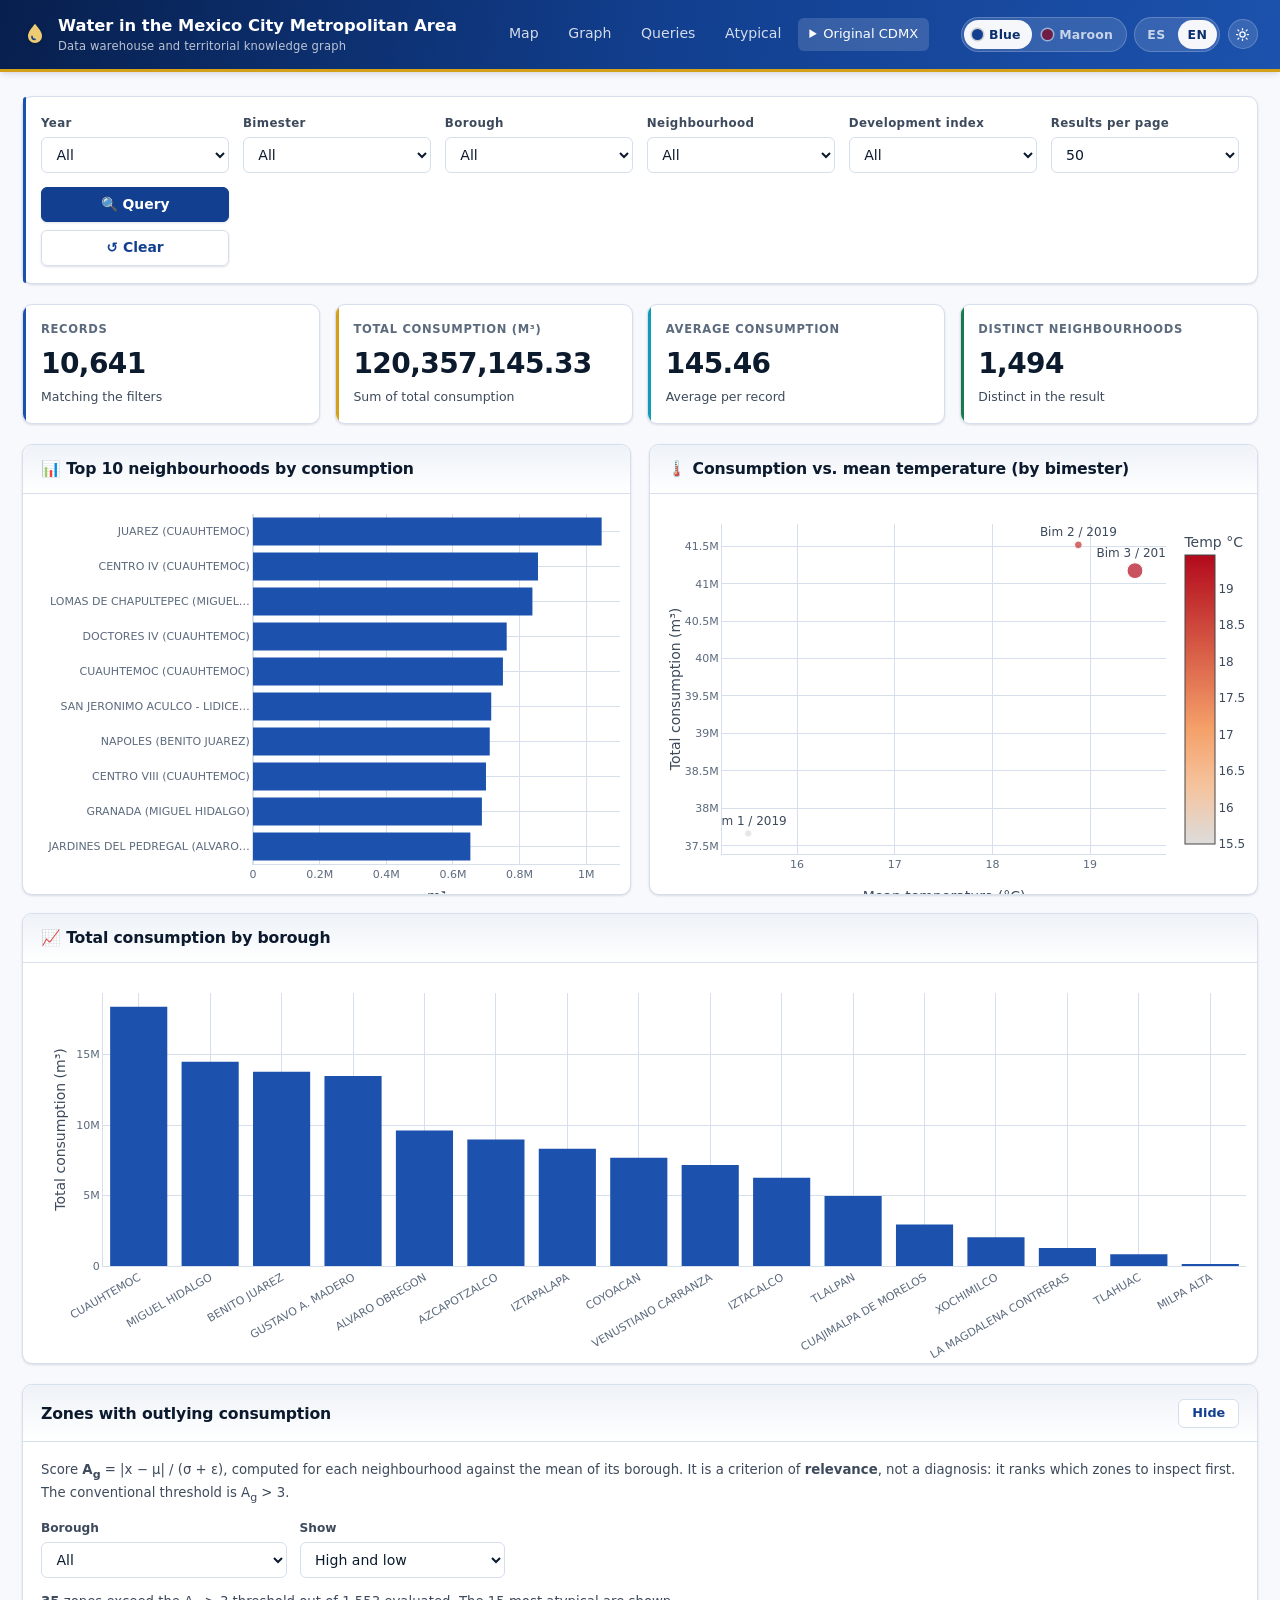
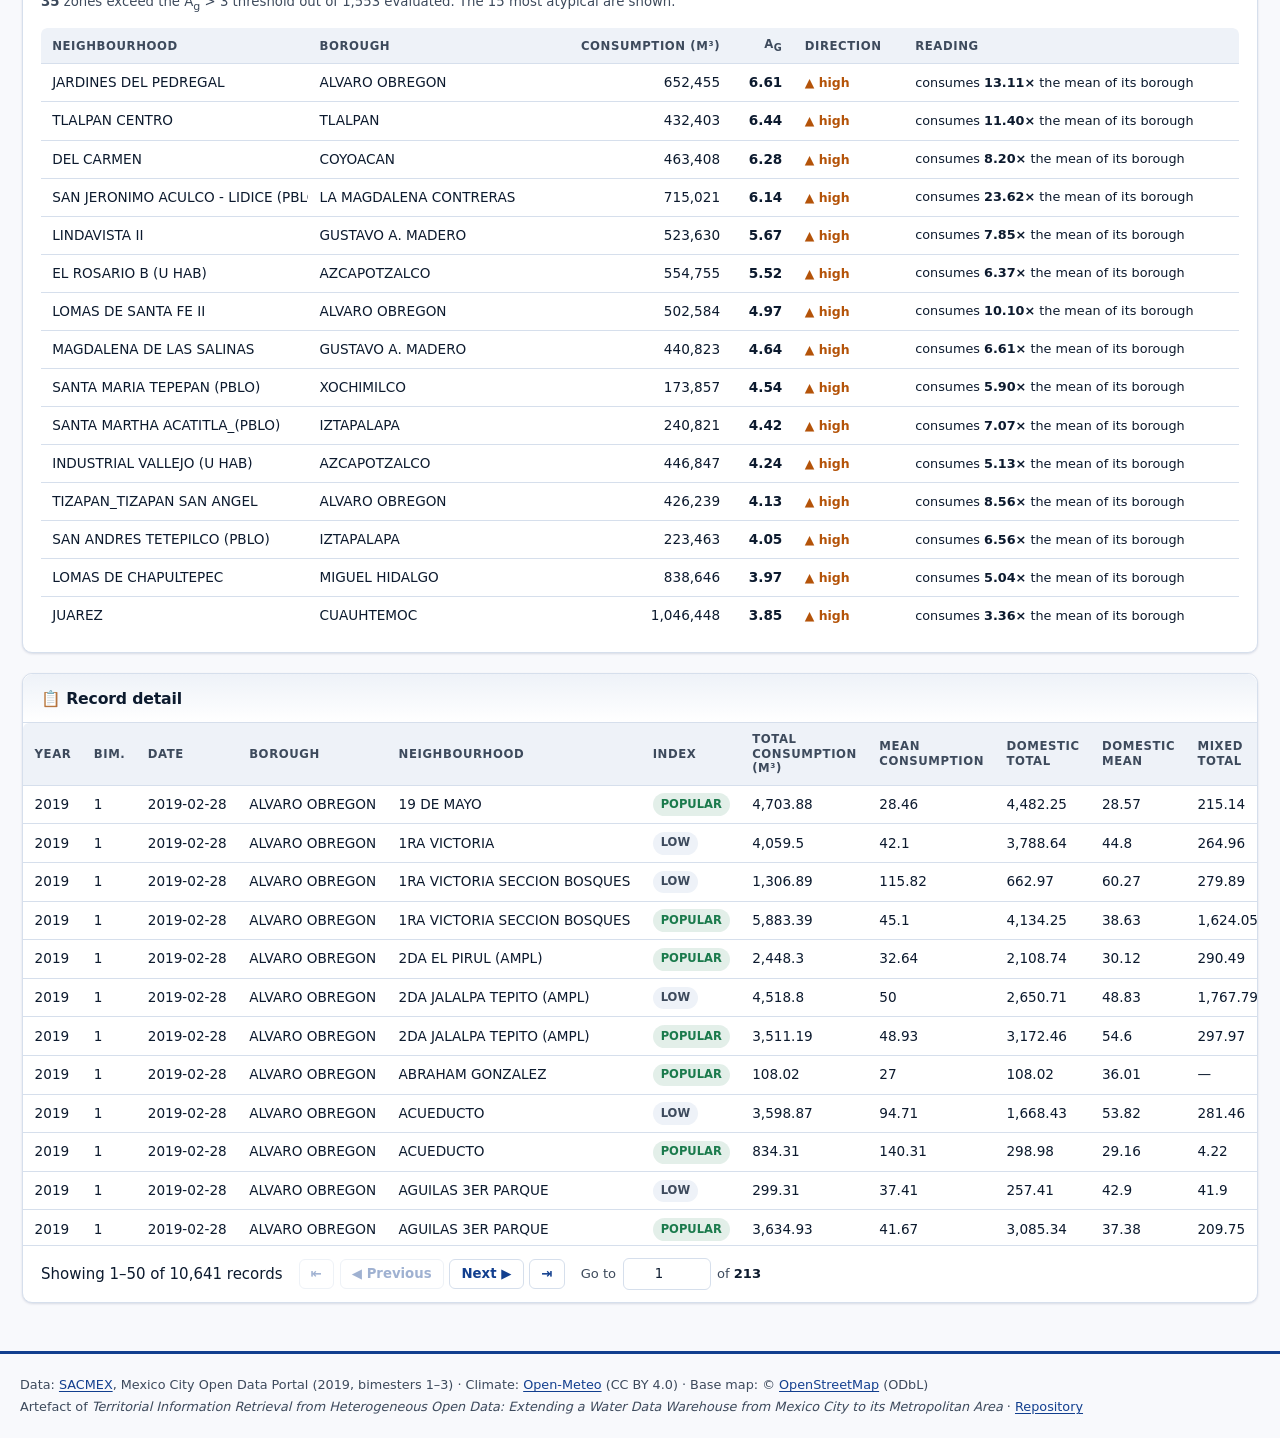
<file: panel.html>
<!DOCTYPE html>
<html lang="es">
<head>
<script src="review-transport.js"></script>

    <meta charset="UTF-8">
    <meta name="viewport" content="width=device-width, initial-scale=1.0">
    <title>Panel CDMX — Agua en la ZM de Ciudad de México</title>
    <script src="assets/vendor/plotly-basic-3.0.1.min.js" defer charset="utf-8"></script>
        <link rel="preload" as="fetch" href="consumo.json" crossorigin>
    <meta name="description" content="Almacen de datos y grafo de conocimiento del consumo de agua en la Ciudad de Mexico, construido con datos abiertos de SACMEX. Consulta por alcaldia y colonia, mapa coropletico y SPARQL en el navegador.">
    <!-- sistema de diseño compartido: inicio -->
    <link rel="stylesheet" href="assets/estilo.css?v=20261105-ui2">
    <link rel="stylesheet" href="assets/paginas.css">
    <script src="assets/i18n.js"></script>
    <script src="assets/tema-graficas.js" defer></script>
    <!-- sistema de diseño compartido: fin -->
</head>
<body>
<header data-barra></header>
    <div class="app-container" role="main">
        <div class="header">
            <h1 data-i18n="idx.h1">💧 Consumo de Agua en CDMX</h1>
            <nav class="nav">
                <a href="mapa.html" data-i18n="nav.mapa">🗺️ Mapa</a>

                <a href="grafo.html" data-i18n="nav.grafo">&#128279; Grafo de conocimiento</a>

                <a href="vecindad.html" data-i18n="nav.vecindad">&#127758; Vecindad territorial</a>
            </nav>
        </div>

        <div class="filters">
            <div class="filter-group">
                <label for="fAnio" data-i18n="com.anio">Año</label>
                <select id="fAnio"><option value="" data-i18n="com.todos">Todos</option></select>
            </div>
            <div class="filter-group">
                <label for="fBimestre" data-i18n="com.bimestre">Bimestre</label>
                <select id="fBimestre"><option value="" data-i18n="com.todos">Todos</option></select>
            </div>
            <div class="filter-group">
                <label for="fAlcaldia" data-i18n="com.alcaldia">Alcaldía</label>
                <select id="fAlcaldia"><option value="" data-i18n="com.todas">Todas</option></select>
            </div>
            <div class="filter-group">
                <label for="fColonia" data-i18n="com.colonia">Colonia</label>
                <select id="fColonia"><option value="" data-i18n="com.todas">Todas</option></select>
            </div>
            <div class="filter-group">
                <label for="fIndice" data-i18n="com.indice">Índice de desarrollo</label>
                <select id="fIndice"><option value="" data-i18n="com.todos">Todos</option></select>
            </div>
            <div class="filter-group">
                <label for="fLimit" data-i18n="idx.porPagina">Resultados por página</label>
                <select id="fLimit">
                    <option>25</option>
                    <option selected>50</option>
                    <option>100</option>
                    <option>250</option>
                </select>
            </div>
            <div class="actions">
                <button class="btn btn-primary" onclick="cargarDatos()" data-i18n="com.consultar">🔍 Consultar</button>
                <button class="btn btn-secondary" onclick="limpiarFiltros()" data-i18n="com.limpiar">↺ Limpiar</button>
            </div>
        </div>

        <div id="status" class="status"></div>

        <div class="kpis">
            <div class="kpi">
                <div class="label" data-i18n="idx.kpi.registros">Registros</div>
                <div class="value" id="kpiRegistros">—</div>
                <div class="sub" data-i18n="idx.kpi.registrosSub">Coincidencias con los filtros</div>
            </div>
            <div class="kpi">
                <div class="label" data-i18n="idx.kpi.total">Consumo total (m³)</div>
                <div class="value" id="kpiTotal">—</div>
                <div class="sub" data-i18n="idx.kpi.totalSub">Suma del consumo total</div>
            </div>
            <div class="kpi">
                <div class="label" data-i18n="idx.kpi.promedio">Consumo promedio</div>
                <div class="value" id="kpiPromedio">—</div>
                <div class="sub" data-i18n="idx.kpi.promedioSub">Promedio por registro</div>
            </div>
            <div class="kpi">
                <div class="label" data-i18n="idx.kpi.colonias">Colonias únicas</div>
                <div class="value" id="kpiColonias">—</div>
                <div class="sub" data-i18n="idx.kpi.coloniasSub">Distintas en el resultado</div>
            </div>
        </div>

        <div class="panels">
            <div class="panel">
                <h3 data-i18n="idx.panel.top">📊 Top 10 colonias con mayor consumo</h3>
                <div id="chartTop" class="chart"></div>
            </div>
            <div class="panel">
                <h3 data-i18n="idx.panel.corr">🌡️ Correlación consumo vs. temperatura promedio (por bimestre)</h3>
                <div id="chartCorr" class="chart"></div>
            </div>
            <div class="panel" style="grid-column: 1 / -1;">
                <h3 data-i18n="idx.panel.alcaldia">📈 Consumo total por alcaldía</h3>
                <div id="chartAlcaldia" class="chart"></div>
            </div>
        </div>

        <div class="data-section">
            <h3 data-i18n="idx.panel.tabla">📋 Detalle de registros</h3>
            <div class="table-wrap">
                <table id="tabla">
                    <thead>
                        <tr>
                            <th data-i18n="idx.th.anio">Año</th><th data-i18n="idx.th.bim">Bim.</th><th data-i18n="idx.th.fecha">Fecha</th>
                            <th data-i18n="idx.th.alcaldia">Alcaldía</th><th data-i18n="idx.th.colonia">Colonia</th><th data-i18n="idx.th.indice">Índice</th>
                            <th data-i18n="idx.th.total">Consumo total (m³)</th><th data-i18n="idx.th.prom">Consumo prom.</th>
                            <th data-i18n="idx.th.domTotal">Doméstico total</th><th data-i18n="idx.th.domProm">Doméstico prom.</th>
                            <th data-i18n="idx.th.mixtoTotal">Mixto total</th><th data-i18n="idx.th.noDomTotal">No dom. total</th>
                        </tr>
                    </thead>
                    <tbody id="tablaBody"></tbody>
                </table>
            </div>
            <div class="pagination">
                <span id="pagInfo">—</span>
                <div class="pages">
                    <button id="btnPrev" onclick="cambiarPagina(-1)" data-i18n="idx.pag.anterior">◀ Anterior</button>
                    <button id="btnNext" onclick="cambiarPagina(1)" data-i18n="idx.pag.siguiente">Siguiente ▶</button>
                </div>
            </div>
        </div>
    </div>

    <script>
        const DATOS_URL = "consumo.json";
        const T = (k, v) => I18N.t(k, v);
        const fmt = n => n == null ? '—' : Number(n).toLocaleString(I18N.locale(), { maximumFractionDigits: 2 });
        const fmtInt = n => n == null ? '—' : Number(n).toLocaleString(I18N.locale());

        let dataset = null;
        let filtradoCache = [];
        let paginaActual = 0;
        let totalRegistros = 0;

        function setStatus(msg, tipo) {
            const el = document.getElementById('status');
            el.textContent = msg;
            el.className = 'status show ' + tipo;
        }

        function hideStatus() {
            document.getElementById('status').className = 'status';
        }

        function norm(s) {
            return (s == null ? '' : String(s)).trim().toLowerCase()
                .normalize('NFD').replace(/[\u0300-\u036f]/g, '');
        }

        /* Rehace las opciones de un selector conservando lo elegido. La
           primera opción ("Todos"/"Todas") no se toca: lleva data-i18n y la
           traduce i18n.js. Los valores siguen siendo los del almacén; sólo
           cambia la etiqueta que se ve. */
        function opciones(sel, valores, etiqueta) {
            const elegido = sel.value;
            while (sel.options.length > 1) sel.remove(1);
            valores.forEach(v => sel.add(new Option(etiqueta ? etiqueta(v) : v, v)));
            sel.value = elegido;
        }

        function cargarCatalogos() {
            opciones(document.getElementById('fAnio'), dataset.anios);
            opciones(document.getElementById('fBimestre'), dataset.bimestres,
                     v => T('com.bimestreN', { n: v }));
            opciones(document.getElementById('fAlcaldia'), dataset.alcaldias);
            opciones(document.getElementById('fIndice'), dataset.indices,
                     v => I18N.indice(v));
        }

        function coloniasPara(alcaldia) {
            if (!alcaldia) return [];
            const lista = dataset.colonias_por_alcaldia[alcaldia] || [];
            return lista.slice().sort();
        }

        function opcionTodas(sel) {
            sel.innerHTML = `<option value="" data-i18n="com.todas">${T('com.todas')}</option>`;
        }

        document.getElementById('fAlcaldia').addEventListener('change', (e) => {
            const sel = document.getElementById('fColonia');
            opcionTodas(sel);
            coloniasPara(e.target.value).forEach(v => sel.add(new Option(v, v)));
        });

        function aplicarFiltros() {
            const vAnio = document.getElementById('fAnio').value;
            const vBim = document.getElementById('fBimestre').value;
            const vAlc = document.getElementById('fAlcaldia').value;
            const vCol = document.getElementById('fColonia').value;
            const vInd = document.getElementById('fIndice').value;

            return dataset.consumo_colonia.filter(r => {
                if (vAnio && String(r.anio) !== String(vAnio)) return false;
                if (vBim && String(r.bimestre) !== String(vBim)) return false;
                if (vAlc && r.alcaldia !== vAlc) return false;
                if (vCol && r.colonia !== vCol) return false;
                if (vInd && r.indice_des !== vInd) return false;
                return true;
            });
        }

        function cargarDatos() {
            setStatus(T('idx.est.cargando'), 'loading');
            try {
                filtradoCache = aplicarFiltros();
                totalRegistros = filtradoCache.length;
                const lim = parseInt(document.getElementById('fLimit').value);
                const desde = totalRegistros === 0 ? 0 : paginaActual * lim + 1;
                const hasta = Math.min((paginaActual + 1) * lim, totalRegistros);

                document.getElementById('pagInfo').textContent =
                    totalRegistros === 0
                        ? T('com.sinResultados')
                        : T('idx.pag.mostrando',
                            { desde, hasta, total: fmtInt(totalRegistros) });
                document.getElementById('btnPrev').disabled = paginaActual === 0;
                document.getElementById('btnNext').disabled = hasta >= totalRegistros;

                const tot = filtradoCache.reduce((acc, r) => acc + (r.consumo_total || 0), 0);
                const prom = filtradoCache.length
                    ? filtradoCache.reduce((acc, r) => acc + (r.consumo_prom || 0), 0) / filtradoCache.length
                    : 0;
                const colonias = new Set(filtradoCache.map(r => r.colonia).filter(Boolean));

                document.getElementById('kpiRegistros').textContent = fmtInt(totalRegistros);
                document.getElementById('kpiTotal').textContent = fmt(tot);
                document.getElementById('kpiPromedio').textContent = fmt(prom);
                document.getElementById('kpiColonias').textContent = fmtInt(colonias.size);

                const slice = filtradoCache.slice(paginaActual * lim, (paginaActual + 1) * lim);
                const tbody = document.getElementById('tablaBody');
                tbody.innerHTML = slice.map(r => `
                    <tr>
                        <td>${r.anio}</td>
                        <td>${r.bimestre}</td>
                        <td>${r.fecha || '—'}</td>
                        <td>${r.alcaldia || '—'}</td>
                        <td>${r.colonia || '—'}</td>
                        <td><span class="badge badge-${r.indice_des}">${I18N.indice(r.indice_des)}</span></td>
                        <td>${fmt(r.consumo_total)}</td>
                        <td>${fmt(r.consumo_prom)}</td>
                        <td>${fmt(r.consumo_total_dom)}</td>
                        <td>${fmt(r.consumo_prom_dom)}</td>
                        <td>${fmt(r.consumo_total_mixto)}</td>
                        <td>${fmt(r.consumo_total_no_dom)}</td>
                    </tr>
                `).join('') || `<tr><td colspan="12" style="text-align:center; padding:20px;">${T('com.sinResultados')}</td></tr>`;

                graficarTop(filtradoCache);
                graficarCorrelacion(filtradoCache);
                graficarAlcaldia(filtradoCache);

                hideStatus();
            } catch (e) {
                setStatus(T('idx.est.error', { msg: e.message }), 'error');
            }
        }

        function graficarTop(rows) {
            const agg = new Map();
            rows.forEach(r => {
                const k = r.colonia + '||' + r.alcaldia;
                agg.set(k, (agg.get(k) || 0) + (r.consumo_total || 0));
            });
            const arr = [...agg.entries()]
                .map(([k, v]) => {
                    const [colonia, alcaldia] = k.split('||');
                    return { colonia, alcaldia, total: v };
                })
                .sort((a, b) => b.total - a.total)
                .slice(0, 10);

            if (!arr.length) {
                Plotly.purge('chartTop');
                return;
            }
            const labels = arr.map(r => r.colonia + ' (' + r.alcaldia + ')');
            const values = arr.map(r => r.total);
            Plotly.newPlot('chartTop', [{
                type: 'bar',
                orientation: 'h',
                x: values.reverse(),
                y: labels.reverse(),
                /* sin color propio: lo pone el colorway del tema activo */
                hovertemplate: `<b>%{y}</b><br>${T('idx.g.consumoTotal')}: %{x:,.2f} m³<extra></extra>`,
            }], {
                margin: { l: 220, r: 20, t: 10, b: 40 },
                /* Plotly 3 ya no acepta el título de eje como cadena suelta:
                   con {title:'m³'} dibuja su marcador de posición vacío. */
                xaxis: { title: { text: T('idx.g.ejeM3') }, automargin: true },
                yaxis: { automargin: true },
            }, { displayModeBar: false, responsive: true });
        }

        function graficarCorrelacion(rows) {
            const vAnio = document.getElementById('fAnio').value;
            const corr = dataset.correlacion.filter(r => !vAnio || String(r.anio) === String(vAnio));
            const consumosPorPeriodo = new Map();
            rows.forEach(r => {
                const k = r.anio + '-' + r.bimestre;
                consumosPorPeriodo.set(k, (consumosPorPeriodo.get(k) || 0) + (r.consumo_total || 0));
            });
            const data = corr.map(c => ({
                ...c,
                total_agua: consumosPorPeriodo.get(c.anio + '-' + c.bimestre) ?? c.total_agua,
            }));
            if (!data.length) {
                Plotly.purge('chartCorr');
                return;
            }
            Plotly.newPlot('chartCorr', [{
                x: data.map(r => r.temp_promedio),
                y: data.map(r => r.total_agua),
                text: data.map(r => T('idx.g.bimAnio', { b: r.bimestre, a: r.anio })),
                customdata: data.map(r => [r.total_lluvia, r.dias_ola_calor, r.dias_frio]),
                mode: 'markers+text',
                textposition: 'top center',
                marker: {
                    size: data.map(r => Math.max((r.total_lluvia || 0) / 5, 8)),
                    sizemode: 'area',
                    sizeref: 0.3,
                    color: data.map(r => r.temp_promedio),
                    colorscale: 'Teal',
                    showscale: true,
                    colorbar: { title: { text: T('idx.g.barraTemp') } },
                },
                hovertemplate:
                    '<b>%{text}</b>' +
                    `<br>${T('idx.g.hoverTemp')}: %{x:.1f} °C` +
                    `<br>${T('idx.g.hoverAgua')}: %{y:,.0f} m³` +
                    `<br>${T('idx.g.hoverLluvia')}: %{customdata[0]:,.1f} mm` +
                    `<br>${T('idx.g.hoverCalor')}: %{customdata[1]}` +
                    `<br>${T('idx.g.hoverFrio')}: %{customdata[2]}` +
                    '<extra></extra>',
            }], {
                xaxis: { title: { text: T('idx.g.ejeTemp') }, automargin: true },
                yaxis: { title: { text: T('idx.g.ejeConsumo') }, automargin: true },
                margin: { t: 20, b: 50, l: 60, r: 20 },
            }, { displayModeBar: false, responsive: true });
        }

        function graficarAlcaldia(rows) {
            const porAlcaldia = {};
            rows.forEach(r => {
                if (!r.alcaldia) return;
                porAlcaldia[r.alcaldia] = (porAlcaldia[r.alcaldia] || 0) + (r.consumo_total || 0);
            });
            const entries = Object.entries(porAlcaldia).sort((a, b) => b[1] - a[1]);
            if (!entries.length) {
                Plotly.purge('chartAlcaldia');
                return;
            }
            Plotly.newPlot('chartAlcaldia', [{
                type: 'bar',
                x: entries.map(e => e[0]),
                y: entries.map(e => e[1]),
                /* sin color propio: lo pone el colorway del tema activo. El
                   degradado anterior variaba el tono por posición, que no
                   codifica nada; un solo color de marca dice lo mismo. */
                hovertemplate: '<b>%{x}</b><br>%{y:,.2f} m³<extra></extra>',
            }], {
                xaxis: { tickangle: -30, automargin: true },
                yaxis: { title: { text: T('idx.g.ejeConsumo') }, automargin: true },
                margin: { t: 20, b: 90, l: 70, r: 20 },
            }, { displayModeBar: false, responsive: true });
        }

        function cambiarPagina(delta) {
            paginaActual = Math.max(0, paginaActual + delta);
            cargarDatos();
        }

        function limpiarFiltros() {
            ['fAnio', 'fBimestre', 'fAlcaldia', 'fIndice'].forEach(id => document.getElementById(id).value = '');
            opcionTodas(document.getElementById('fColonia'));
            paginaActual = 0;
            cargarDatos();
        }

        async function inicializar() {
            setStatus(T('idx.est.dataset'), 'loading');
            try {
                const r = await fetch(DATOS_URL);
                if (!r.ok) throw new Error(`HTTP ${r.status}`);
                dataset = await r.json();
                cargarCatalogos();
                cargarDatos();
            } catch (e) {
                setStatus(T('idx.est.noSePudo', { url: DATOS_URL, msg: e.message }), 'error');
            }
        }

        /* Cambio de idioma: se rehace lo que genera este script, no la página.
           Los filtros se leen del propio marcado y la página actual vive en
           paginaActual, así que ambos sobreviven; cargarDatos() vuelve a
           dibujar tabla, KPIs, paginación y las tres gráficas ya traducidas. */
        document.addEventListener('idiomacambiado', () => {
            if (!dataset) return;
            cargarCatalogos();
            cargarDatos();
        });

        /* Plotly se carga con defer para no bloquear el primer pintado, así
           que se ejecuta al terminar el análisis. consumo.json viene
           precargado y resuelve en unos milisegundos, de modo que la carrera
           la ganaba el fetch y graficar*() lanzaba «Plotly is not defined»:
           salían la tabla y los KPI, pero ninguna gráfica. DOMContentLoaded
           ocurre después de los scripts diferidos, así que ordena las dos. */
        if (document.readyState === 'loading') {
            document.addEventListener('DOMContentLoaded', inicializar);
        } else {
            inicializar();
        }
    </script>
<footer data-pie></footer>
<script src="assets/nav.js?v=20261109"></script>
<script src="assets/paginacion.js"></script>
<script src="assets/atipicos.js"></script>
</body>
</html>
</file>
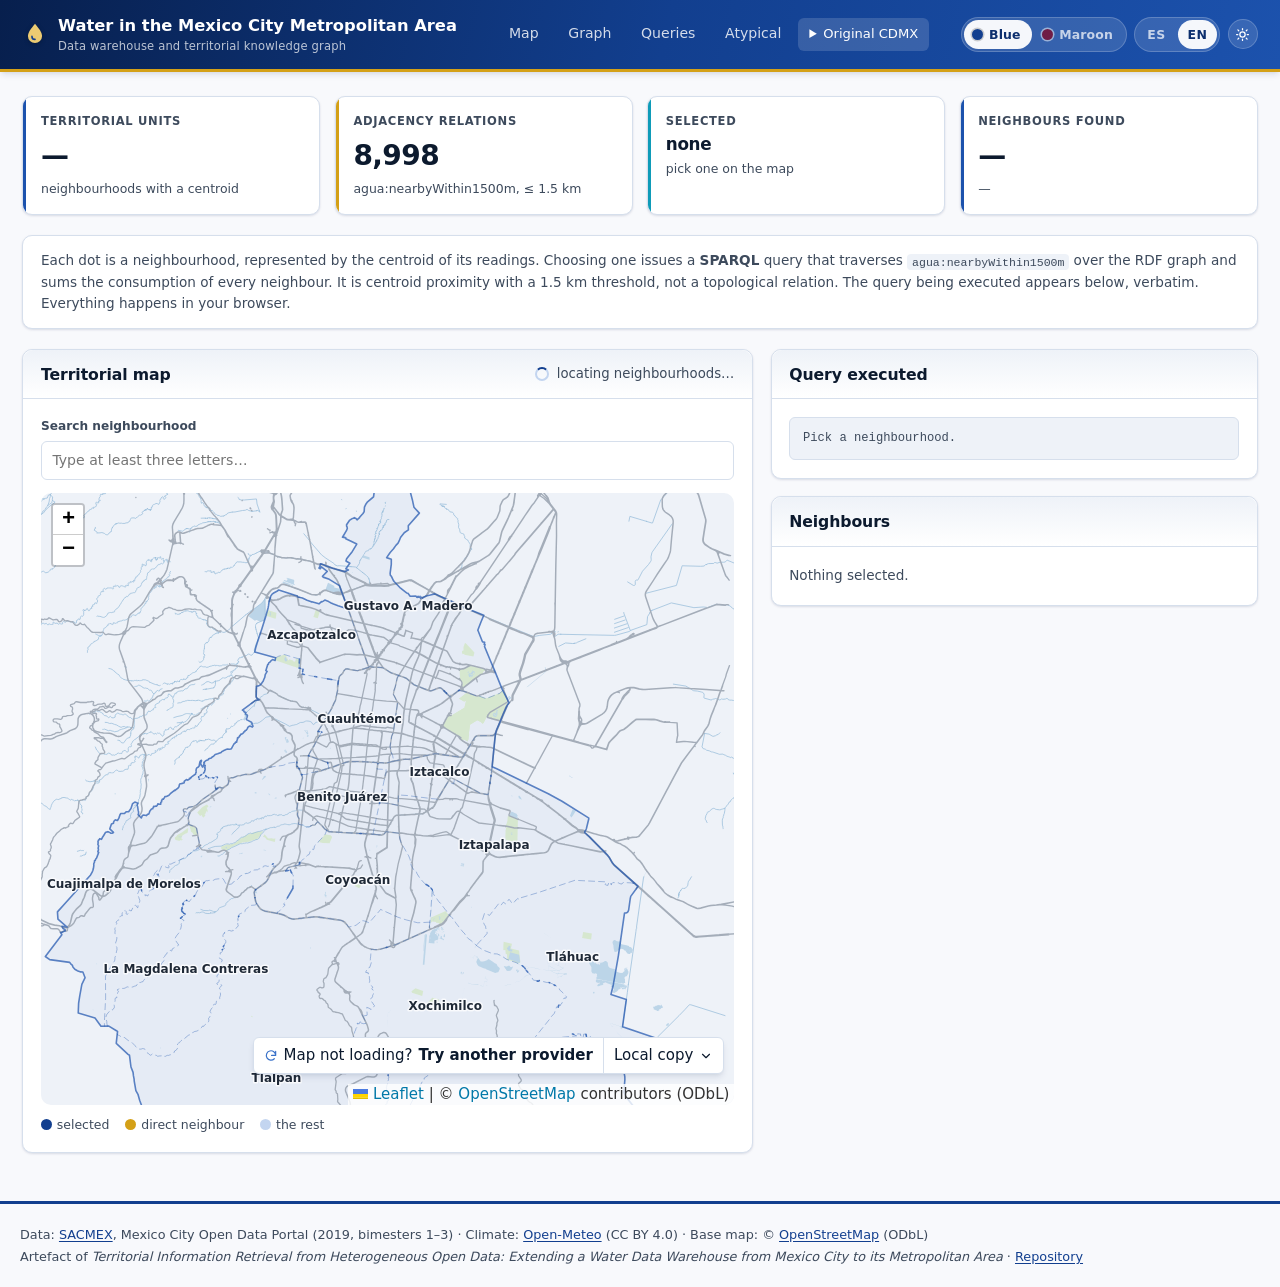
<file: vecindad.html>
<!DOCTYPE html>
<html lang="es">
<head>
<script src="review-transport.js"></script>

<meta charset="utf-8">
<meta name="viewport" content="width=device-width, initial-scale=1">
<title>Vecindad CDMX — Agua en la ZM de Ciudad de México</title>
<meta name="description" content="Recorrido de grafo sobre la relación agua:nearbyWithin1500m: elige una colonia y consulta sus vecinas con SPARQL.">
<link rel="stylesheet" href="assets/vendor/leaflet-1.9.4.css">
<link rel="stylesheet" href="assets/estilo.css?v=20261105-ui2">
<script src="assets/i18n.js"></script>
<style>
  .split{display:grid; gap:1.1rem; grid-template-columns:minmax(0,3fr) minmax(0,2fr); align-items:start}
  @media (max-width:1000px){ .split{grid-template-columns:1fr} }
  #mapa{height:min(68vh,620px); border-radius:var(--r-m); z-index:1}
  .leaflet-container{background:var(--superficie-2); font:inherit}
  .buscador{position:relative}
  .sugerencias{
    position:absolute; z-index:20; left:0; right:0; top:100%; margin-top:2px;
    background:var(--superficie); border:1px solid var(--borde); border-radius:var(--r-s);
    box-shadow:var(--sombra-3); max-height:240px; overflow:auto; display:none;
  }
  .sugerencias.abierto{display:block}
  .sug{padding:.45rem .7rem; cursor:pointer; font-size:.85rem}
  .sug:hover,.sug.sel{background:var(--marca-100)}
  .sug small{display:block; color:var(--texto-3); font-size:.74rem}
  .consulta-viva{
    font-family:var(--mono); font-size:.76rem; line-height:1.55; white-space:pre-wrap;
    background:var(--superficie-2); border:1px solid var(--borde); border-radius:var(--r-s);
    padding:.7rem .8rem; color:var(--texto-2); max-height:210px; overflow:auto; margin:0;
  }
  .aviso-filtro{
    display:flex; align-items:center; justify-content:space-between; gap:1rem;
    flex-wrap:wrap; margin-bottom:1rem; padding:.7rem 1rem; font-size:.88rem;
    background:var(--superficie); color:var(--texto);
    border:1px solid var(--borde); border-left:3px solid var(--marca-600);
    border-radius:var(--r-m); box-shadow:var(--sombra-1);
  }
  .aviso-filtro .quitar{
    font-size:.82rem; font-weight:600; color:var(--marca-700);
    border:1px solid var(--borde); border-radius:var(--r-s); padding:.3rem .7rem;
  }
  .aviso-filtro .quitar:hover{background:var(--marca-100); text-decoration:none}
  .aviso{padding:.7rem .9rem; border-radius:var(--r-s); font-size:.84rem;
         background:var(--marca-100); color:var(--marca-700); border:1px solid var(--borde)}
  .aviso.err{background:rgba(185,28,28,.1); color:var(--error); border-color:rgba(185,28,28,.3)}
  .leyenda{display:flex; gap:1rem; flex-wrap:wrap; font-size:.78rem; color:var(--texto-2); margin-top:.6rem}
  .punto{display:inline-block; width:11px; height:11px; border-radius:50%; margin-right:.3rem; vertical-align:-1px}
</style>
</head>
<body>
<header data-barra></header>

<main class="envoltura">

  <div class="kpis">
    <div class="kpi"><div class="kpi-et" data-i18n="vec.kpi.col">Unidades territoriales</div><div class="kpi-val" id="kCol">—</div><div class="kpi-nota" data-i18n="vec.kpi.colNota">colonias con centroide</div></div>
    <div class="kpi t2"><div class="kpi-et" data-i18n="vec.kpi.ady">Relaciones de vecindad</div><div class="kpi-val" id="kAdy">—</div><div class="kpi-nota" data-i18n="vec.kpi.adyNota">agua:nearbyWithin1500m, ≤ 1.5 km</div></div>
    <div class="kpi t3"><div class="kpi-et" data-i18n="vec.kpi.sel">Seleccionada</div><div class="kpi-val nombre-largo" id="kSel" data-i18n="vec.kpi.ninguna">ninguna</div><div class="kpi-nota" id="kSelAlc" data-i18n="vec.kpi.elige">elige una en el mapa</div></div>
    <div class="kpi"><div class="kpi-et" data-i18n="vec.kpi.vec">Vecinas encontradas</div><div class="kpi-val" id="kVec">—</div><div class="kpi-nota" id="kTiempo">—</div></div>
  </div>

  <div id="avisoFiltro" class="aviso-filtro" style="display:none"></div>

  <div class="tarjeta" style="margin-bottom:1.25rem">
    <div class="tarjeta-cuerpo" style="padding:.9rem 1.1rem">
      <p class="sub" style="margin:0" data-i18n-html="vec.intro">
        Cada punto es una colonia, representada por el centroide de sus lecturas. Al elegir una,
        se lanza una consulta <b>SPARQL</b> que recorre <code>agua:nearbyWithin1500m</code> sobre el grafo RDF
        y suma el consumo de cada vecina. La consulta que se ejecuta aparece abajo, tal cual.
        Todo ocurre en tu navegador.
      </p>
    </div>
  </div>

  <div class="split">
    <section class="tarjeta">
      <div class="tarjeta-cab">
        <h2 data-i18n="vec.mapa">Mapa territorial</h2>
        <span class="estado" id="estado" style="margin-left:auto"><span class="spinner"></span> cargando el grafo…</span>
      </div>
      <div class="tarjeta-cuerpo">
        <div class="buscador" style="margin-bottom:.8rem">
          <label for="buscar" data-i18n="vec.buscar">Buscar colonia</label>
          <input id="buscar" type="text" placeholder="Escribe al menos tres letras…" autocomplete="off" disabled
                 data-i18n-attr="placeholder:vec.placeholder">
          <div class="sugerencias" id="sugerencias"></div>
        </div>
        <div id="mapa"></div>
        <div class="leyenda">
          <span><span class="punto" style="background:var(--marca-700)"></span><span data-i18n="vec.ly.sel">seleccionada</span></span>
          <span><span class="punto" style="background:var(--acento-500)"></span><span data-i18n="vec.ly.vecina">vecina directa</span></span>
          <span><span class="punto" style="background:var(--marca-200)"></span><span data-i18n="vec.ly.resto">resto</span></span>
        </div>
      </div>
    </section>

    <div style="display:grid; gap:1.1rem">
      <section class="tarjeta">
        <div class="tarjeta-cab"><h2 data-i18n="vec.consulta">Consulta ejecutada</h2></div>
        <div class="tarjeta-cuerpo"><pre class="consulta-viva" id="sparql" data-i18n="vec.eligeColonia">Elige una colonia.</pre></div>
      </section>
      <section class="tarjeta">
        <div class="tarjeta-cab"><h2 data-i18n="vec.vecinas">Vecinas</h2></div>
        <div class="tarjeta-cuerpo" style="padding:0">
          <div id="salida" style="padding:1.1rem"><span class="sub" data-i18n="vec.sinSeleccion">Sin selección.</span></div>
        </div>
      </section>
    </div>
  </div>

</main>
<footer data-pie></footer>

<script src="assets/nav.js?v=20261109"></script>
<script src="assets/vendor/leaflet-1.9.4.js"></script>
<script src="assets/mapa-teselas.js"></script>
<script src="assets/vendor/n3-1.17.2.min.js"></script>
<script src="assets/vendor/comunica-browser-v3.js"></script>
<script>
(function () {
  "use strict";
  const $ = id => document.getElementById(id);
  const T = (k, v) => I18N.t(k, v);
  const fmt = n => I18N.num(Math.round(n));
  const SPINNER = '<span class="spinner"></span> ';

  const PREFIJOS =
`PREFIX agua: <https://w3id.org/cdmx/agua/>
PREFIX col:  <https://w3id.org/cdmx/agua/colonia/>
PREFIX geo:  <http://www.opengis.net/ont/geosparql#>
PREFIX rdfs: <http://www.w3.org/2000/01/rdf-schema#>
`;

  // Filtro que llega desde el mapa: vecindad.html?alcaldia=IZTAPALAPA
  // Comparación insensible a acentos: el mapa muestra "Cuauhtémoc" y el
  // almacén guarda "CUAUHTEMOC".
  const plano = t => (t || '').normalize('NFD').replace(/[\u0300-\u036f]/g, '')
                              .trim().toUpperCase();
  const params = new URLSearchParams(location.search);
  const filtroAlcaldia = plano(params.get('alcaldia'));
  const coloniaPedida  = plano(params.get('colonia'));

  let store = null, engine = null, mapa = null, capaLineas = null;
  const marcadores = new Map();      // id -> circleMarker
  const colonias = [];               // {id, nombre, alcaldia, lat, lon}
  let seleccion = null, listas = false;

  function estado(html) { $('estado').innerHTML = html; }
  estado(SPINNER + T('vec.est.cargando'));

  // ---------------- mapa ----------------
  mapa = L.map('mapa', { preferCanvas: true, zoomControl: true }).setView([19.38, -99.13], 11);
  // Mapa base: assets/mapa-teselas.js, o la capa de siempre si faltara.
  try {
    MapaTeselas.montar(mapa, { maxZoom: 18 });
  } catch (e) {
    console.error(e);
    L.tileLayer('https://tile.openstreetmap.org/{z}/{x}/{y}.png', {
      maxZoom: 18,
      attribution: '&copy; <a href="https://www.openstreetmap.org/copyright">OpenStreetMap</a> contributors'
    }).addTo(mapa);
  }
  capaLineas = L.layerGroup().addTo(mapa);

  // Los marcadores toman su color del tema activo, leyendo las variables CSS.
  // Marca = seleccion, acento = vecinas, gris del texto = el resto.
  function css(v) {
    return getComputedStyle(document.documentElement).getPropertyValue(v).trim() || '#666';
  }
  let ESTILO_BASE, ESTILO_SEL, ESTILO_VEC, COLOR_LINEA;
  function paleta() {
    ESTILO_BASE = { radius:4,  color:css('--texto-3'),   weight:1,   fillColor:css('--marca-200'), fillOpacity:.7 };
    ESTILO_SEL  = { radius:10, color:css('--marca-900'), weight:2.5, fillColor:css('--marca-700'), fillOpacity:1 };
    ESTILO_VEC  = { radius:7,  color:css('--acento-700'),    weight:2,   fillColor:css('--acento-500'),    fillOpacity:.95 };
    COLOR_LINEA = css('--marca-600');
  }
  paleta();
  document.addEventListener('temacambiado', () => {
    paleta();
    marcadores.forEach(m => m.setStyle(ESTILO_BASE));
    if (seleccion) seleccionar(seleccion.id);
  });

  // ---------------- carga ----------------
  async function cargar() {
    if (typeof N3 === 'undefined' || typeof Comunica === 'undefined') {
      estado(T('vec.est.sinLibs'));
      $('salida').innerHTML = `<div class="aviso err">${T('vec.av.sinLibs')}</div>`;
      return;
    }
    try {
      const resp = await fetch('kg_demo.ttl');
      if (!resp.ok) throw new Error(T('gr.av.http', { codigo: resp.status }));
      const texto = await resp.text();
      estado(SPINNER + T('vec.est.analizando', { mb: (texto.length/1048576).toFixed(1) }));

      store = new N3.Store();
      const parser = new N3.Parser({ format: 'text/turtle' });
      await new Promise((res, rej) => {
        parser.parse(texto, (err, quad) => {
          if (err) return rej(err); if (quad) store.addQuad(quad); else res();
        });
      });
      engine = new Comunica.QueryEngine();

      const { namedNode } = N3.DataFactory;
      $('kAdy').textContent = fmt(store.countQuads(
        null, namedNode('https://w3id.org/cdmx/agua/nearbyWithin1500m'), null, null));

      estado(SPINNER + T('vec.est.ubicando'));
      await construirColonias();
      listas = true;
      estado(`<span class="chip ok">${T('vec.est.listas', { n: fmt(colonias.length) })}</span>`);
      $('buscar').disabled = false;
      const candidatas = filtroAlcaldia ? colonias.filter(c => c.enFiltro) : colonias;
      const inicial =
        (coloniaPedida && colonias.find(c => plano(c.nombre) === coloniaPedida)) ||
        candidatas.find(c => /CENTRO|JUAREZ|ROMA/.test(c.nombre)) || candidatas[0];
      if (inicial) { seleccionar(inicial.id); mapa.setView([inicial.lat, inicial.lon], 14); }
    } catch (e) {
      estado(T('vec.est.error'));
      const pista = '<br><br>' + (location.protocol === 'file:'
        ? T('gr.av.file', { pagina: 'vecindad.html' })
        : T('gr.av.publicado'));
      $('salida').innerHTML = `<div class="aviso err"><b>${T('gr.av.noCarga')}</b><br>` +
        String(e.message || e) + pista + '</div>';
    }
  }

  async function construirColonias() {
    const q = PREFIJOS + `SELECT ?c ?nombre ?alc ?lat ?lon WHERE {
  ?c a geo:Feature ; rdfs:label ?nombre ; agua:borough ?alcIri ;
     agua:latitude ?lat ; agua:longitude ?lon .
  ?alcIri rdfs:label ?alc .
}`;
    const filas = await (await engine.queryBindings(q, { sources: [store] })).toArray();
    for (const f of filas) {
      const uri = f.get('c').value;
      const id = uri.split('/').pop();
      const lat = parseFloat(f.get('lat').value), lon = parseFloat(f.get('lon').value);
      const c = { id, uri, nombre: f.get('nombre').value, alcaldia: f.get('alc').value, lat, lon };
      colonias.push(c);
      c.enFiltro = !filtroAlcaldia || plano(c.alcaldia) === filtroAlcaldia;
      const m = L.circleMarker([lat, lon], ESTILO_BASE).addTo(mapa);
      m.bindTooltip(c.nombre + ' — ' + c.alcaldia, { direction:'top' });
      m.on('click', () => seleccionar(id));
      marcadores.set(id, m);
    }
    colonias.sort((a, b) => a.nombre.localeCompare(b.nombre, 'es'));
    $('kCol').textContent = fmt(colonias.length);
    aplicarFiltro();
  }

  // ---------------- filtro por alcaldía ----------------
  /* El texto del aviso y el marcador de posición se rehacen aparte del
     encuadre: al cambiar de idioma hay que traducirlos sin volver a
     mover el mapa. */
  function textosFiltro() {
    if (!filtroAlcaldia) return;
    const dentro = colonias.filter(c => c.enFiltro);
    if (!dentro.length) {
      $('avisoFiltro').innerHTML = T('vec.filtro.vacio', { alcaldia: filtroAlcaldia });
      return;
    }
    $('avisoFiltro').innerHTML =
      '<span>' + T('vec.filtro.cuenta', { n: dentro.length, alcaldia: dentro[0].alcaldia }) + '</span>' +
      `<a href="vecindad.html" class="quitar">${T('vec.filtro.verTodo')}</a>`;
    $('buscar').placeholder = T('vec.placeholderAlc', { alcaldia: dentro[0].alcaldia });
  }

  function aplicarFiltro() {
    if (!filtroAlcaldia) return;
    const dentro = colonias.filter(c => c.enFiltro);
    textosFiltro();
    $('avisoFiltro').style.display = 'flex';
    if (!dentro.length) return;
    // atenúa lo que queda fuera y encuadra la alcaldía
    colonias.forEach(c => {
      const m = marcadores.get(c.id);
      if (m && !c.enFiltro) m.setStyle({ opacity:.18, fillOpacity:.14 });
    });
    mapa.fitBounds(L.latLngBounds(dentro.map(c => [c.lat, c.lon])).pad(0.12));
  }

  // ---------------- traversal ----------------
  async function seleccionar(id) {
    const c = colonias.find(x => x.id === id);
    if (!c || !engine) return;
    seleccion = c;
    /* Estos tres nodos traen data-i18n con su texto de reposo
       ("ninguna", "elige una en el mapa", "Elige una colonia."). En
       cuanto llevan datos dejan de ser traducibles: si conservaran el
       atributo, el siguiente cambio de idioma los devolvería a cero. */
    ['kSel', 'kSelAlc', 'sparql'].forEach(id => $(id).removeAttribute('data-i18n'));
    $('kSel').textContent = c.nombre;
    $('kSel').title = c.nombre + ' — ' + c.alcaldia;
    $('kSelAlc').textContent = c.alcaldia;

    const q = PREFIJOS + `
SELECT ?vecina ?alcaldia (ROUND(SUM(?c)) AS ?consumo) WHERE {
  col:${id} agua:nearbyWithin1500m ?v .
  ?v rdfs:label ?vecina ; agua:borough ?alcaldiaIri .
  ?alcaldiaIri rdfs:label ?alcaldia .
  ?o agua:location ?v ; agua:totalConsumption ?c .
}
GROUP BY ?vecina ?alcaldia
ORDER BY DESC(?consumo)`;
    $('sparql').textContent = q.trim();

    marcadores.forEach(m => m.setStyle(ESTILO_BASE));
    capaLineas.clearLayers();
    marcadores.get(id).setStyle(ESTILO_SEL).bringToFront();
    mapa.setView([c.lat, c.lon], Math.max(mapa.getZoom(), 13), { animate:true });

    const t0 = performance.now();
    try {
      const filas = await (await engine.queryBindings(q, { sources: [store] })).toArray();
      const ms = performance.now() - t0;
      $('kVec').textContent = filas.length;
      $('kTiempo').textContent = T('vec.deSparql',
        { t: ms < 1000 ? Math.round(ms) + ' ms' : (ms/1000).toFixed(1) + ' s' });

      if (!filas.length) {
        $('salida').innerHTML = `<div class="aviso">${T('vec.sinVecinas')}</div>`;
        return;
      }
      const nombres = new Set(filas.map(f => f.get('vecina').value));
      colonias.forEach(o => {
        if (nombres.has(o.nombre) && o.id !== id) {
          const m = marcadores.get(o.id);
          if (m) { m.setStyle(ESTILO_VEC).bringToFront();
            L.polyline([[c.lat, c.lon], [o.lat, o.lon]],
              { color:COLOR_LINEA, weight:1.8, opacity:.6 }).addTo(capaLineas); }
        }
      });

      const tr = filas.map(f =>
        `<tr><td class="nombre-largo" title="${f.get('vecina').value}">${f.get('vecina').value}</td>` +
        `<td>${f.get('alcaldia').value}</td>` +
        `<td class="num">${fmt(f.get('consumo').value)}</td></tr>`).join('');
      $('salida').innerHTML =
        `<div class="tabla-env"><table><thead><tr><th>${T('vec.th.vecina')}</th><th>${T('vec.th.alcaldia')}</th>` +
        `<th class="num">${T('vec.th.consumo')}</th></tr></thead><tbody>${tr}</tbody></table></div>`;
    } catch (e) {
      $('salida').innerHTML = `<div class="aviso err">` +
        T('vec.errConsulta', { msg: String(e.message || e).replace(/</g,'&lt;') }) + '</div>';
    }
  }

  // ---------------- buscador ----------------
  const inp = $('buscar'), sug = $('sugerencias');
  let idx = -1, lista = [];
  inp.addEventListener('input', () => {
    const t = inp.value.trim().toUpperCase();
    if (t.length < 3) { sug.classList.remove('abierto'); return; }
    lista = colonias.filter(c => plano(c.nombre).includes(plano(t)) &&
                                 (!filtroAlcaldia || c.enFiltro)).slice(0, 40);
    idx = -1;
    sug.innerHTML = lista.length
      ? lista.map((c, i) => `<div class="sug" data-i="${i}">${c.nombre}<small>${c.alcaldia}</small></div>`).join('')
      : `<div class="sug" style="color:var(--texto-3)">${T('vec.sinCoincidencias')}</div>`;
    sug.classList.add('abierto');
    sug.querySelectorAll('.sug[data-i]').forEach(d => {
      d.onclick = () => { elegir(lista[+d.dataset.i]); };
    });
  });
  function elegir(c) {
    if (!c) return;
    inp.value = c.nombre; sug.classList.remove('abierto'); seleccionar(c.id);
  }
  inp.addEventListener('keydown', e => {
    const items = sug.querySelectorAll('.sug[data-i]');
    if (e.key === 'ArrowDown' || e.key === 'ArrowUp') {
      e.preventDefault(); if (!items.length) return;
      idx = e.key === 'ArrowDown' ? Math.min(idx + 1, items.length - 1) : Math.max(idx - 1, 0);
      items.forEach(x => x.classList.remove('sel')); items[idx].classList.add('sel');
      items[idx].scrollIntoView({ block:'nearest' });
    } else if (e.key === 'Enter') { e.preventDefault(); elegir(lista[idx >= 0 ? idx : 0]); }
    else if (e.key === 'Escape') sug.classList.remove('abierto');
  });
  document.addEventListener('click', e => {
    if (!e.target.closest('.buscador')) sug.classList.remove('abierto');
  });

  /* Cambio de idioma: mismo patrón que 'temacambiado' unas líneas arriba.
     Se rehace la selección, que vuelve a lanzar la consulta y repinta la
     tabla ya traducida; la colonia elegida y el encuadre se conservan. */
  document.addEventListener('idiomacambiado', () => {
    textosFiltro();
    if (listas) estado(`<span class="chip ok">${T('vec.est.listas', { n: fmt(colonias.length) })}</span>`);
    if (seleccion) seleccionar(seleccion.id);
  });

  cargar();
})();
</script>
</body>
</html>
</file>
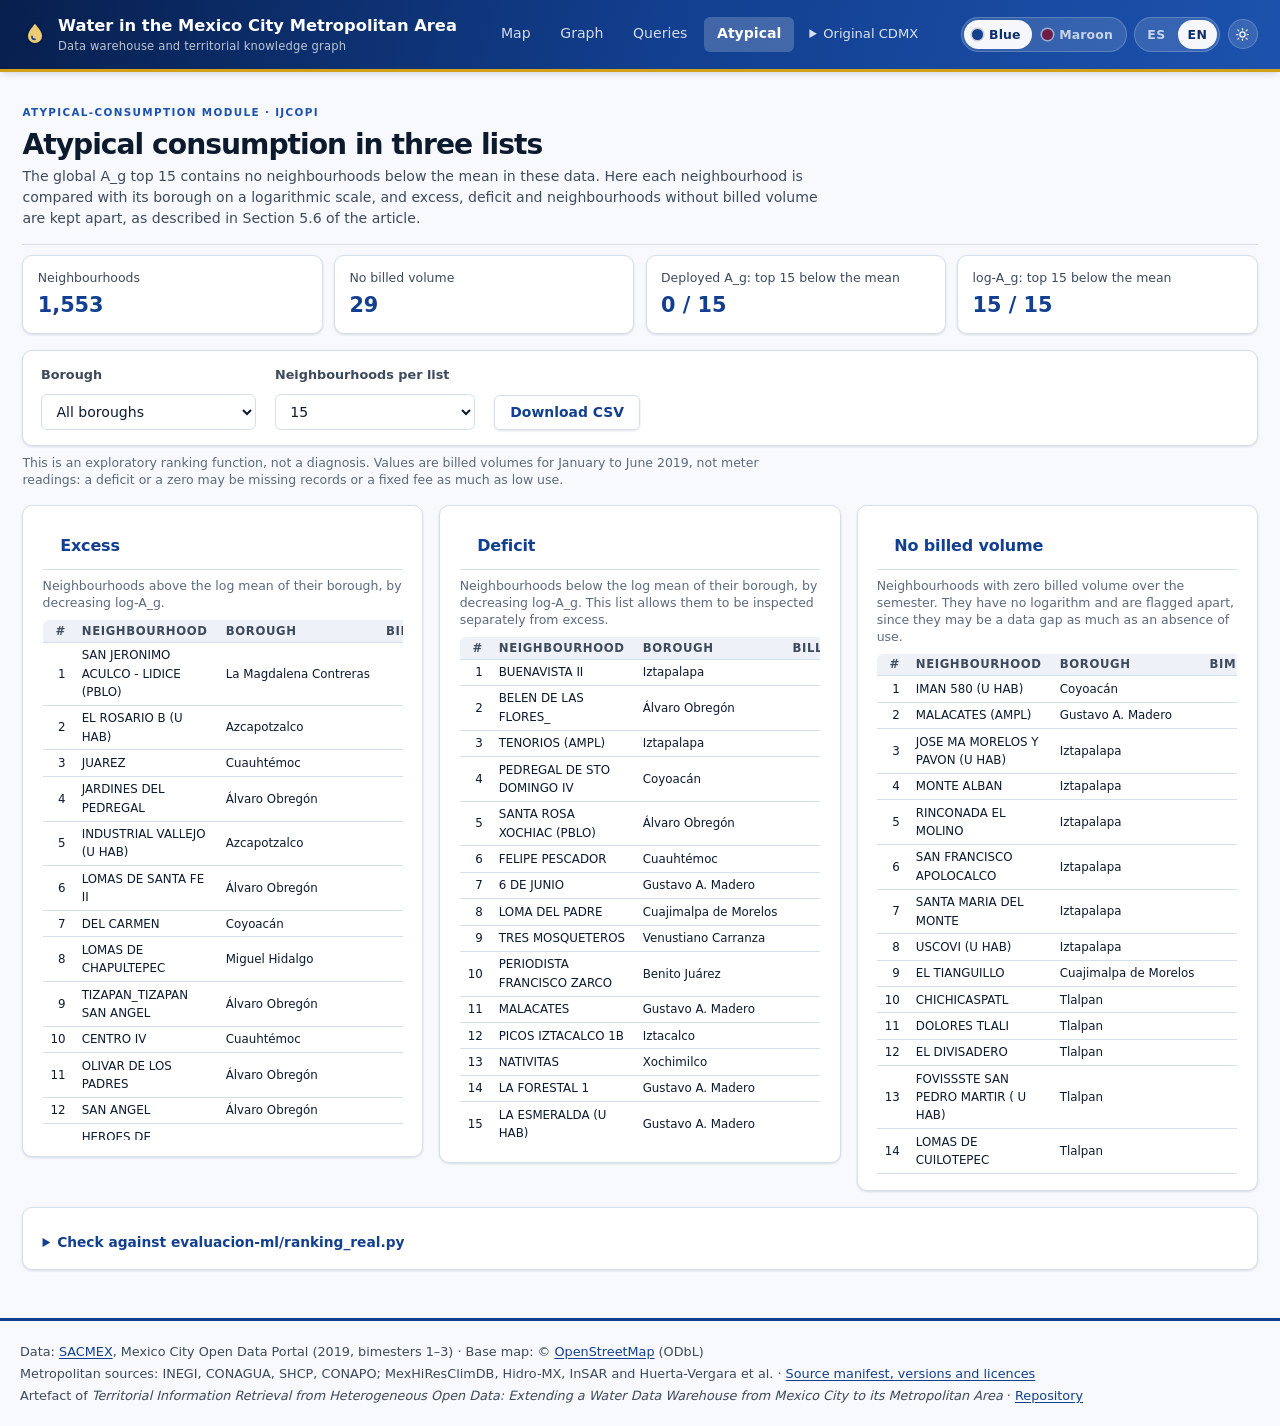
<file: ijcopi/atipicos.html>
<!DOCTYPE html>
<html lang="es">
<head>
<script src="../review-transport.js"></script>

    <meta charset="UTF-8">
    <meta name="viewport" content="width=device-width, initial-scale=1.0">
    <base href="../">
    <title>Consumos atípicos en tres listas</title>
    <meta name="description" content="Explora exceso, déficit y colonias sin volumen facturado en tres listas calculadas en el navegador a partir de la exportación de SACMEX.">
    <link rel="stylesheet" href="assets/estilo.css?v=20261105-ui2">
    <link rel="stylesheet" href="assets/paginas.css">
    <link rel="stylesheet" href="ijcopi/zm.css?v=20261109-figuras">
    <link rel="stylesheet" href="ijcopi/atipicos.css?v=20261109-r3">
    <script src="assets/i18n.js"></script>
</head>
<body>
<a class="zm-salto" href="ijcopi/atipicos.html#contenido">Saltar al contenido / Skip to content</a>
<header data-barra></header>
<main id="contenido" class="app-container at-page" tabindex="-1">
    <noscript><p class="status show error">Activa JavaScript para calcular las listas. / Enable JavaScript to compute the lists.</p></noscript>
    <div class="zm-cabecera">
        <div>
            <span class="zm-eyebrow" data-t="eyebrow"></span>
            <h1 data-t="titulo"></h1>
            <p data-t="lema"></p>
        </div>
        <nav class="zm-nav" aria-label="Versión extendida">
            <a href="ijcopi/mapa-zm.html" data-t="nav.mapa"></a>
            <a href="ijcopi/grafo-zm.html" data-t="nav.grafo"></a>
            <a href="ijcopi/consultas.html" data-t="nav.consultas"></a>
            <a href="ijcopi/atipicos.html" aria-current="page" data-t="nav.atipicos"></a>
        </nav>
    </div>

    <div id="status" class="status" role="status" aria-live="polite" aria-atomic="true"></div>

    <div class="zm-kpis" id="kpis" aria-live="polite"></div>

    <section class="panel at-controles" aria-labelledby="controlesTitulo">
        <h2 id="controlesTitulo" class="sr-only" data-t="controles"></h2>
        <div>
            <label for="alcaldia" data-t="alcaldia"></label>
            <select id="alcaldia" disabled></select>
        </div>
        <div>
            <label for="cuantas" data-t="cuantas"></label>
            <select id="cuantas" disabled>
                <option value="15">15</option>
                <option value="47">47</option>
                <option value="0" data-t="todas"></option>
            </select>
        </div>
        <button class="btn btn-secondary" type="button" id="descargar" disabled data-t="descargar"></button>
    </section>

    <p class="zm-nota at-aviso" data-t="aviso"></p>

    <div class="at-listas">
        <section class="panel zm-card" aria-labelledby="tExceso">
            <h2 id="tExceso" data-t="l.exceso"></h2>
            <p class="zm-nota" data-t="l.exceso.ayuda"></p>
            <div id="exceso" class="zm-tabla" role="region" tabindex="0" aria-labelledby="tExceso"></div>
        </section>
        <section class="panel zm-card" aria-labelledby="tDeficit">
            <h2 id="tDeficit" data-t="l.deficit"></h2>
            <p class="zm-nota" data-t="l.deficit.ayuda"></p>
            <div id="deficit" class="zm-tabla" role="region" tabindex="0" aria-labelledby="tDeficit"></div>
        </section>
        <section class="panel zm-card" aria-labelledby="tCero">
            <h2 id="tCero" data-t="l.cero"></h2>
            <p class="zm-nota" data-t="l.cero.ayuda"></p>
            <div id="cero" class="zm-tabla" role="region" tabindex="0" aria-labelledby="tCero"></div>
        </section>
    </div>

    <section class="panel zm-origen">
        <details>
            <summary class="zm-origen-summary" data-t="v.titulo"></summary>
            <p data-t="v.texto"></p>
            <ul id="verificacion" class="at-verificacion"></ul>
            <pre class="zm-pre">py -3 -I evaluacion-ml/ranking_real.py</pre>
        </details>
    </section>
</main>
<footer data-pie></footer>
<script src="assets/nav.js?v=20261109-b1"></script>
<script src="ijcopi/atipicos.js?v=20261109-r2"></script>
</body>
</html>
</file>
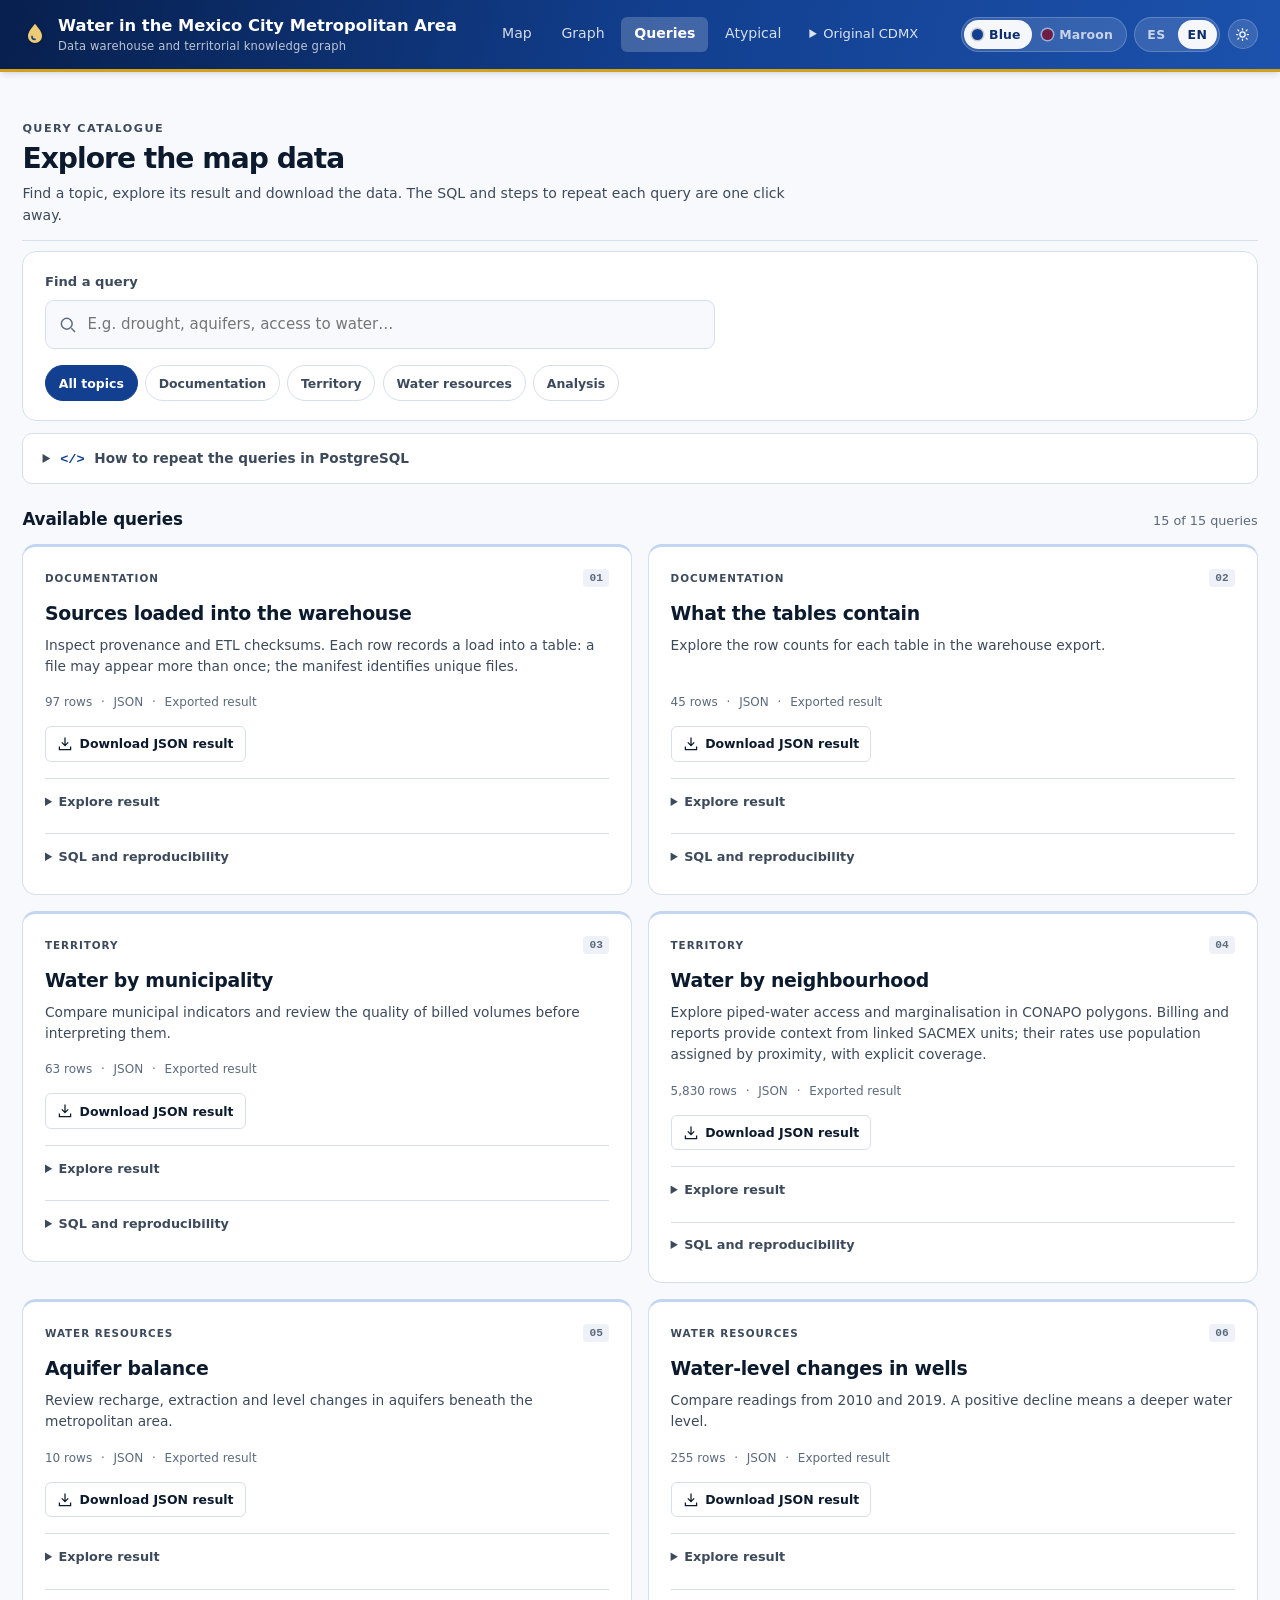
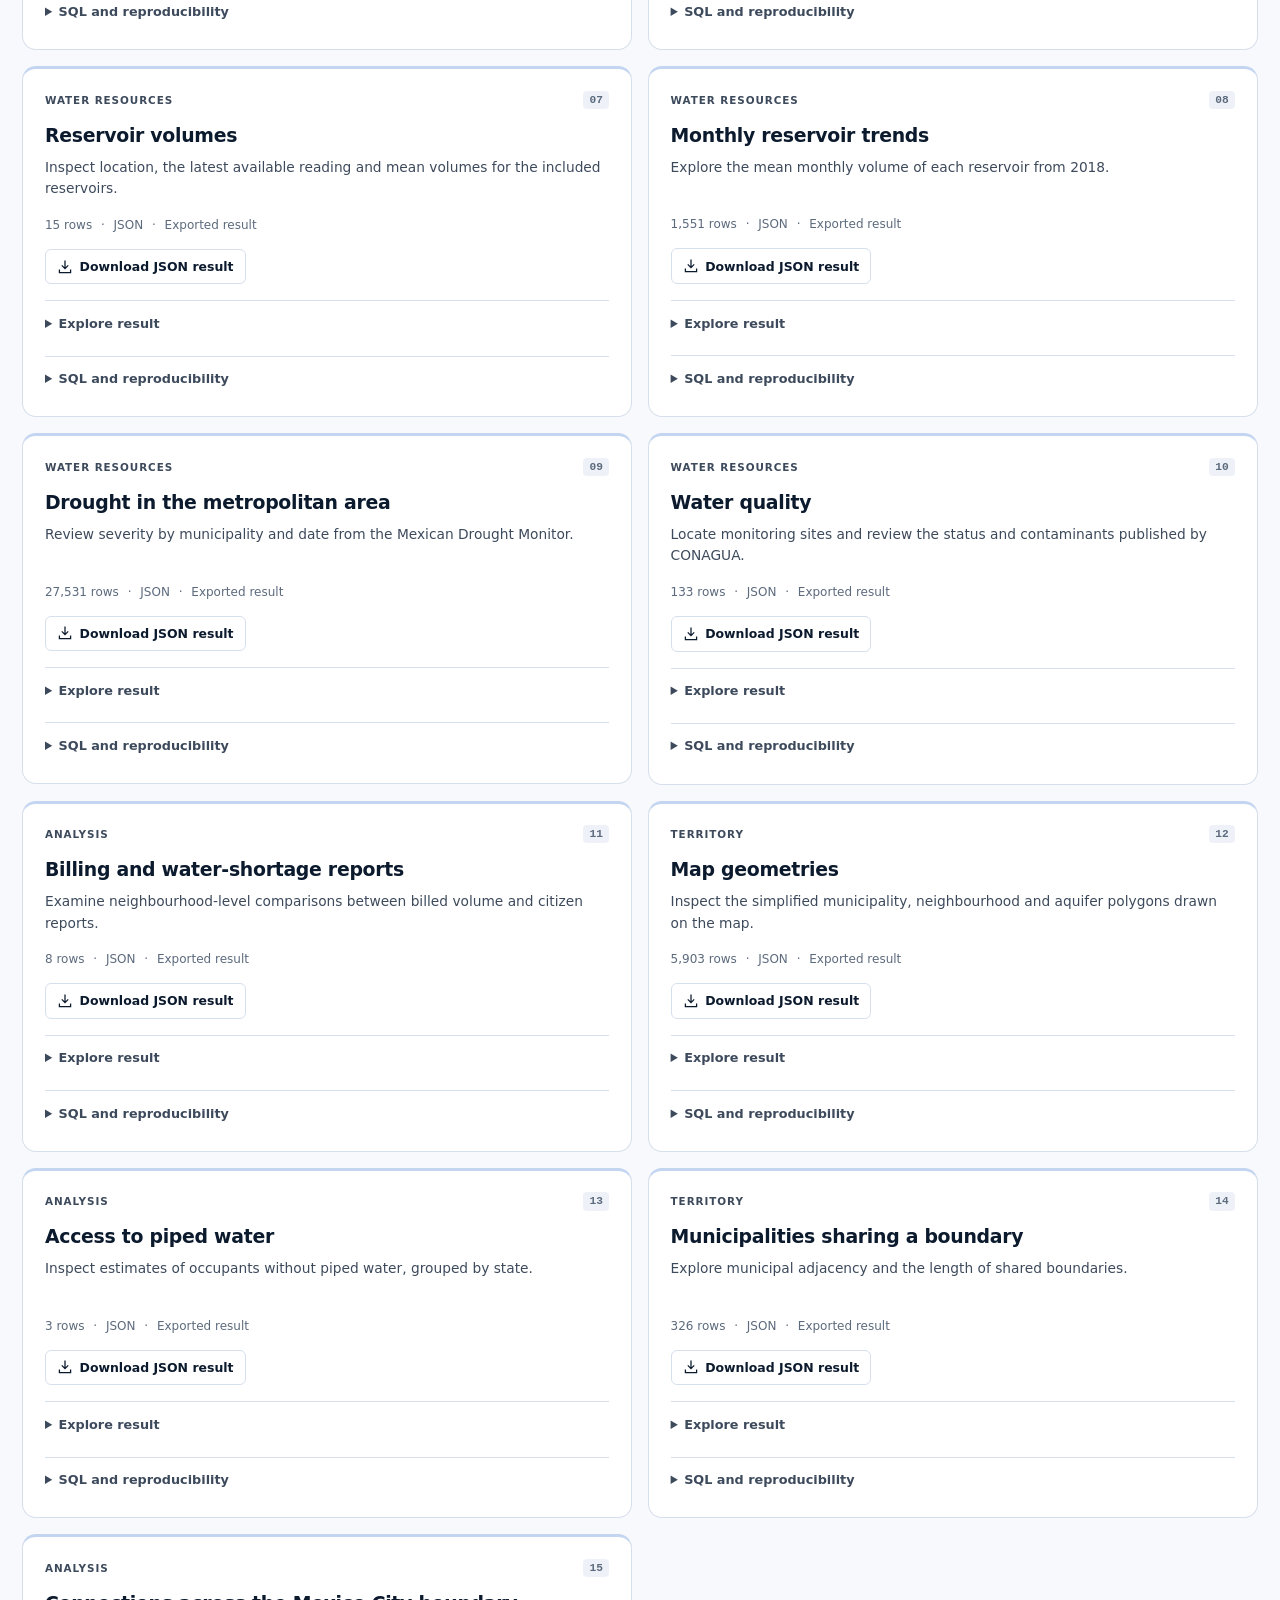
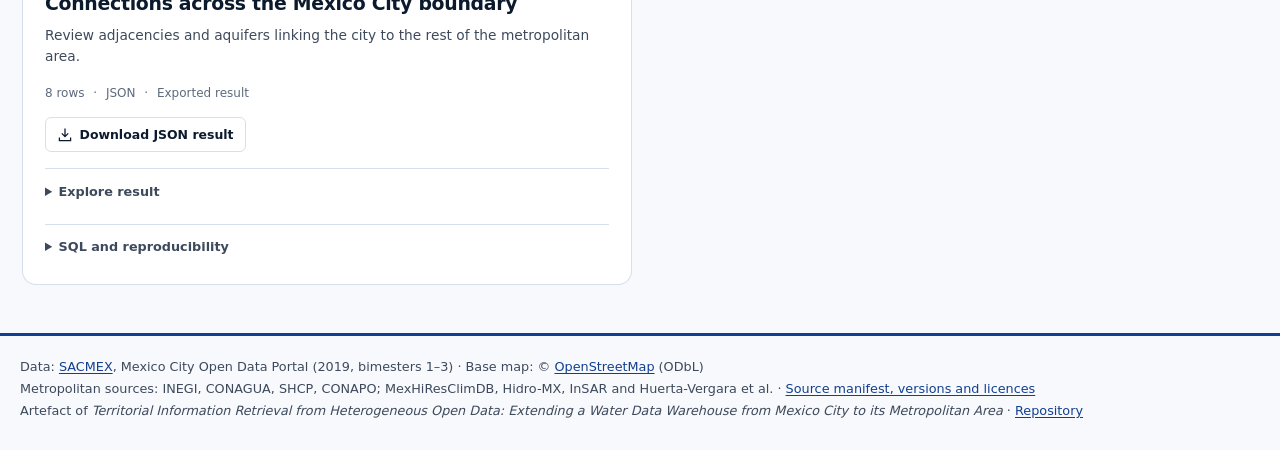
<file: ijcopi/consultas.html>
<!DOCTYPE html>
<html lang="es">
<head>
<script src="../review-transport.js"></script>

    <meta charset="UTF-8">
    <meta name="viewport" content="width=device-width, initial-scale=1.0">
    <base href="../">
    <title>Consultas al almacén de agua</title>
    <meta name="description" content="Consultas SQL al almacén de datos ampliado, con su resultado, su hash y los comandos para repetirlas en la base de datos.">
    <link rel="stylesheet" href="assets/estilo.css?v=20261105-ui2">
    <link rel="stylesheet" href="assets/paginas.css">
    <link rel="stylesheet" href="ijcopi/zm.css?v=20261109-figuras">
    <link rel="stylesheet" href="ijcopi/consultas-ui.css">
    <script src="assets/i18n.js"></script>
</head>
<body>
<a class="zm-salto" href="ijcopi/consultas.html#contenido">Saltar al contenido / Skip to content</a>
<header data-barra></header>
<main id="contenido" class="app-container cq-page" tabindex="-1">
    <noscript><p class="status show error">Activa JavaScript para ver los resultados. / Enable JavaScript to view the results.</p></noscript>
    <div class="zm-cabecera">
        <div>
            <span class="cq-eyebrow" data-t="coleccion"></span>
            <h1 data-t="titulo"></h1>
            <p data-t="lema"></p>
        </div>
        <nav class="zm-nav" aria-label="Versión extendida">
            <a href="ijcopi/mapa-zm.html" data-t="nav.mapa"></a>
            <a href="ijcopi/grafo-zm.html" data-t="nav.grafo"></a>
            <a href="ijcopi/consultas.html" aria-current="page" data-t="nav.consultas"></a>
            <a href="ijcopi/atipicos.html" data-t="nav.atipicos"></a>
        </nav>
    </div>

    <section class="panel cq-buscador" aria-labelledby="buscarEtiqueta">
        <div class="cq-busqueda">
            <label id="buscarEtiqueta" for="buscar" data-t="buscar"></label>
            <div class="cq-input-wrap">
                <svg viewBox="0 0 24 24" width="20" height="20" fill="none" stroke="currentColor" stroke-width="1.8" aria-hidden="true"><circle cx="10.5" cy="10.5" r="6.5"></circle><path d="m16 16 4.5 4.5"></path></svg>
                <input type="search" id="buscar" autocomplete="off" aria-controls="lista" aria-describedby="conteoConsultas">
            </div>
        </div>
        <div id="categorias" class="cq-categorias" role="group"></div>
    </section>

    <details class="panel cq-reproducir">
        <summary><span class="cq-reproducir-icon" aria-hidden="true">&lt;/&gt;</span><span data-t="pasos"></span></summary>
        <div class="cq-reproducir-cuerpo">
        <p data-t="pasos.t"></p>
        <pre class="zm-pre">docker start data_warehouse_cdmx
docker cp warehouse_ampliado/consultas/. data_warehouse_cdmx:/consultas
docker exec data_warehouse_cdmx psql -U postgres -d data_warehouse -f /consultas/02_tablas_del_almacen.sql
docker exec -it data_warehouse_cdmx psql -U postgres -d data_warehouse
warehouse_ampliado/.venv/Scripts/python -I warehouse_ampliado/verificacion/verificar_mapa.py</pre>
        </div>
    </details>

    <div id="status" class="status" role="status" aria-live="polite" aria-atomic="true"></div>
    <button id="reintentar" class="btn" type="button" hidden data-t="reintentar"></button>
    <div class="cq-resultados-cab"><h2 data-t="resultados"></h2><p id="conteoConsultas" role="status" aria-live="polite" aria-atomic="true"></p></div>
    <div id="lista" class="cq-lista" aria-busy="true"></div>
    <section id="sinResultados" class="panel cq-vacio" hidden>
        <svg viewBox="0 0 24 24" width="34" height="34" fill="none" stroke="currentColor" stroke-width="1.5" aria-hidden="true"><circle cx="10.5" cy="10.5" r="6.5"></circle><path d="m16 16 4.5 4.5"></path></svg>
        <h2 data-t="vacio.titulo"></h2>
        <p data-t="vacio.ayuda"></p>
        <button id="limpiarBusqueda" class="btn" type="button" data-t="limpiar"></button>
    </section>
</main>
<footer data-pie></footer>
<script src="assets/nav.js?v=20261109-b1"></script>
<script src="ijcopi/consultas.js?v=20261108"></script>
</body>
</html>
</file>
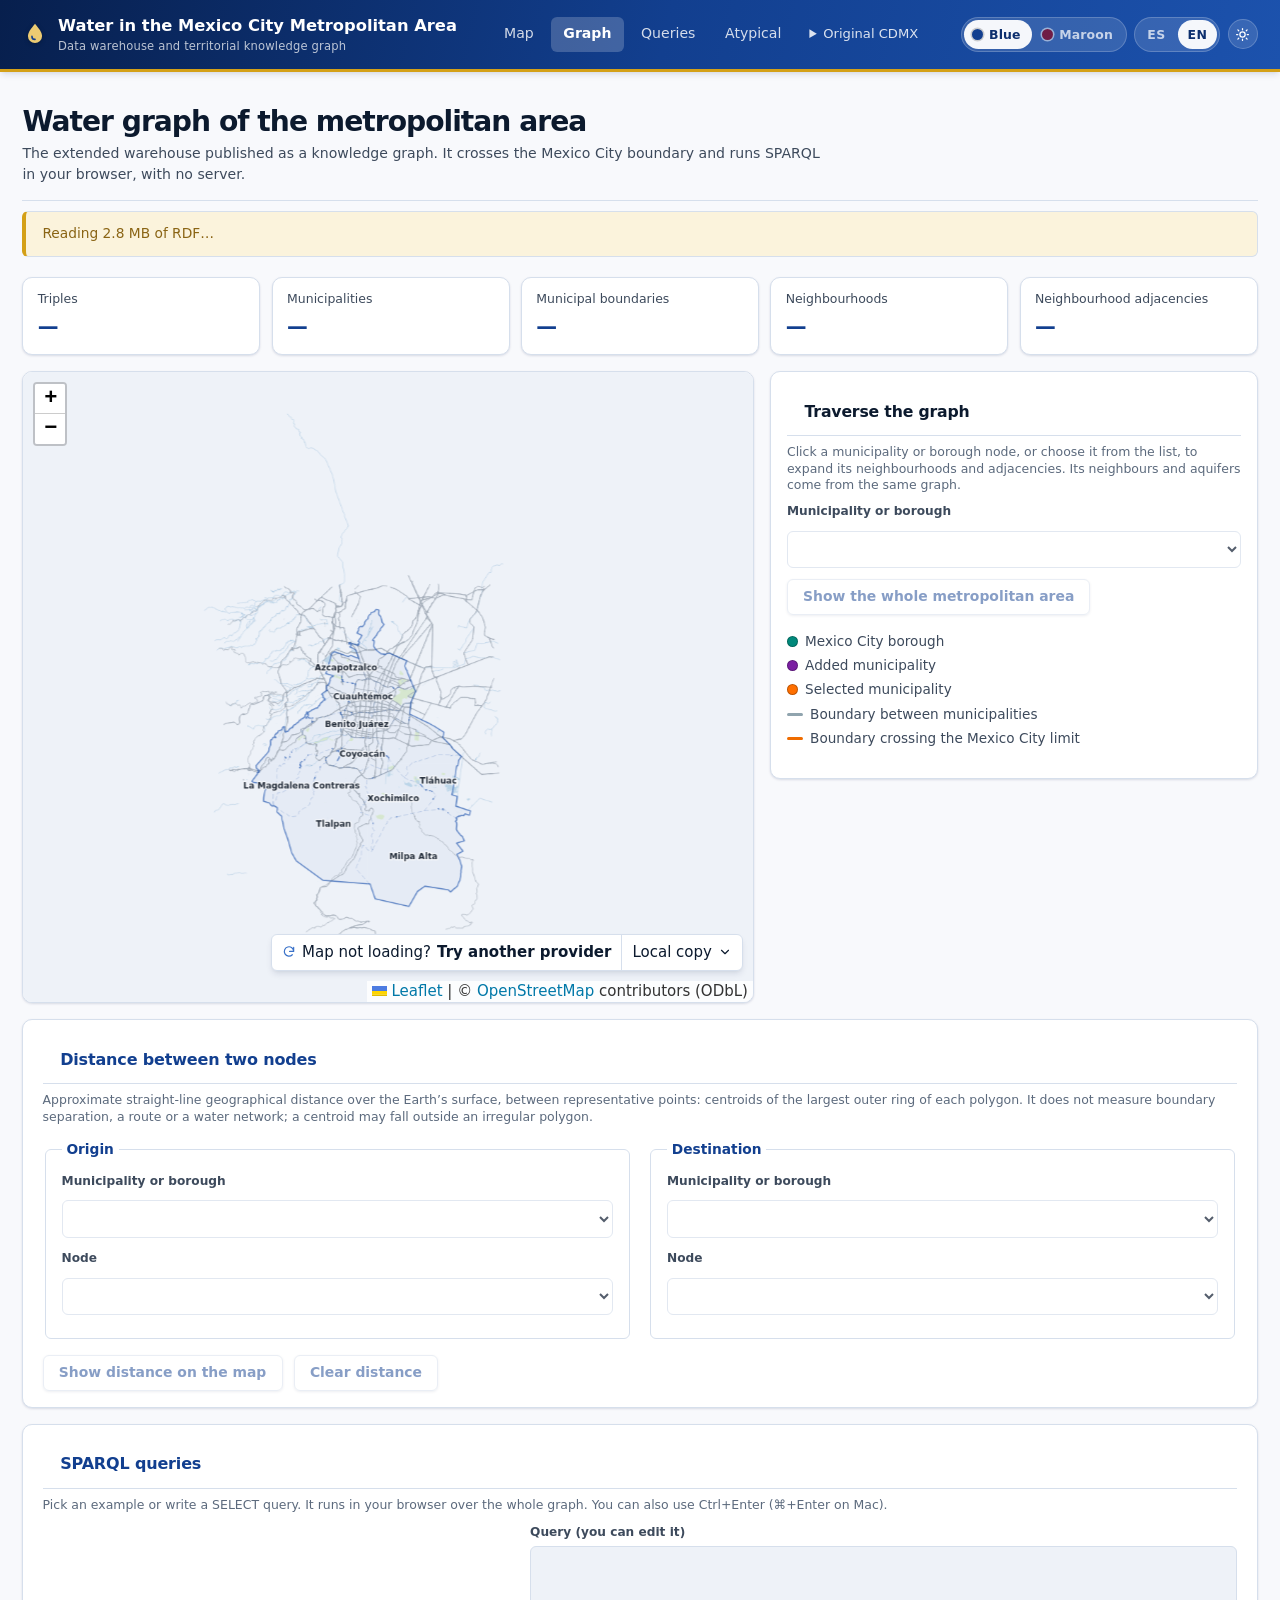
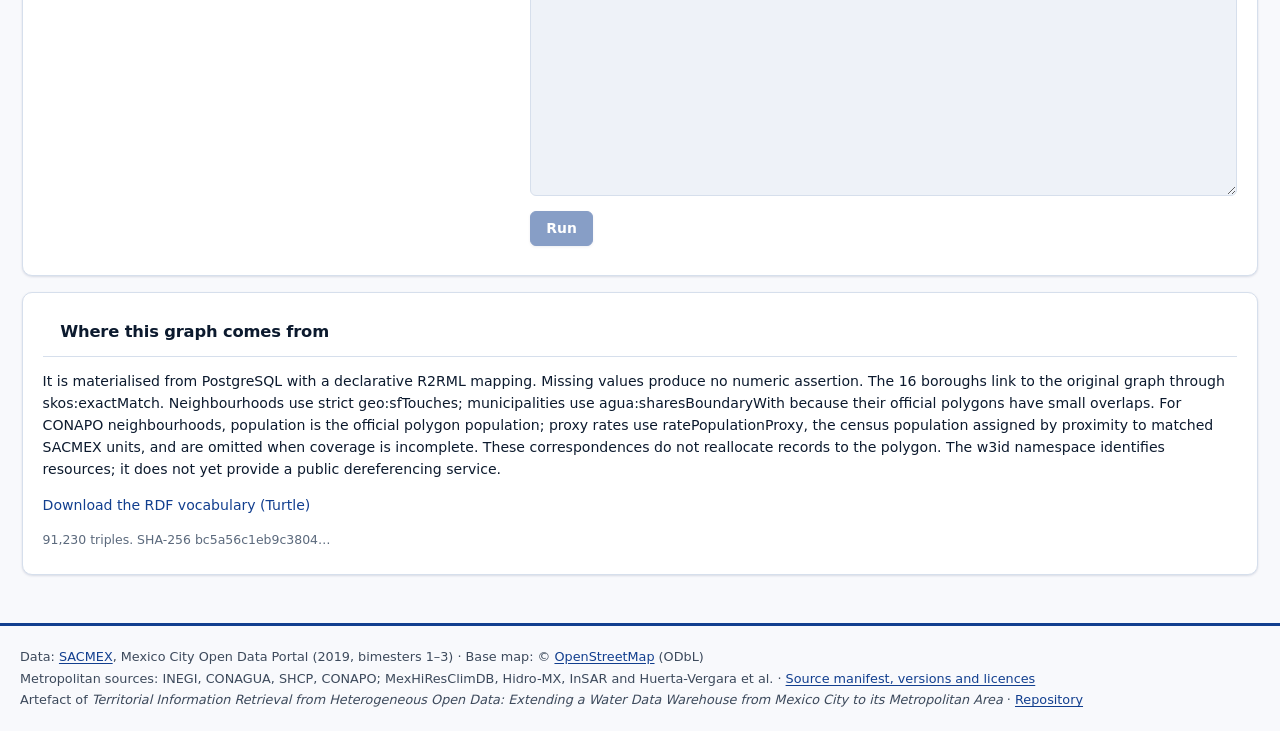
<file: ijcopi/grafo-zm.html>
<!DOCTYPE html>
<html lang="es">
<head>
<script src="../review-transport.js"></script>

    <meta charset="UTF-8">
    <meta name="viewport" content="width=device-width, initial-scale=1.0">
    <base href="../">
    <title>Grafo metropolitano del agua</title>
    <meta name="description" content="Grafo de conocimiento del agua en la Zona Metropolitana de Ciudad de México: municipios, colonias, acuíferos, pozos y presas, consultado con SPARQL en el navegador.">
    <link rel="stylesheet" href="assets/vendor/leaflet-1.9.4.css">
    <link rel="stylesheet" href="assets/estilo.css?v=20261105-ui2">
    <link rel="stylesheet" href="assets/paginas.css">
    <link rel="stylesheet" href="ijcopi/zm.css?v=20261109-figuras">
    <link rel="stylesheet" href="ijcopi/grafo-zm.css?v=20261109-conexiones">
    <script src="assets/i18n.js"></script>
</head>
<body>
<a class="zm-salto" href="ijcopi/grafo-zm.html#contenido">Saltar al contenido / Skip to content</a>
<header data-barra></header>
<main id="contenido" class="app-container" tabindex="-1">
    <noscript><p class="status show error">Activa JavaScript para explorar el grafo. / Enable JavaScript to explore the graph.</p></noscript>
    <div class="zm-cabecera">
        <div>
            <h1 data-t="titulo"></h1>
            <p data-t="lema"></p>
        </div>
        <nav class="zm-nav" aria-label="Versión extendida">
            <a href="ijcopi/mapa-zm.html" data-t="nav.mapa"></a>
            <a href="ijcopi/grafo-zm.html" aria-current="page" data-t="nav.grafo"></a>
            <a href="ijcopi/consultas.html" data-t="nav.consultas"></a>
            <a href="ijcopi/atipicos.html" data-t="nav.atipicos"></a>
        </nav>
    </div>

    <div id="status" class="status" role="status" aria-live="polite" aria-atomic="true"></div>

    <div class="zm-kpis">
        <div class="panel zm-kpi"><span data-t="k.tripletas"></span><b id="kTripletas">—</b></div>
        <div class="panel zm-kpi"><span data-t="k.municipios"></span><b id="kMunicipios">—</b></div>
        <div class="panel zm-kpi"><span data-t="k.fronteras"></span><b id="kFronteras">—</b></div>
        <div class="panel zm-kpi"><span data-t="k.colonias"></span><b id="kColonias">—</b></div>
        <div class="panel zm-kpi"><span data-t="k.vecinas"></span><b id="kVecinas">—</b></div>
    </div>

    <div class="zm-g2">
        <div class="map-wrap"><div id="map" role="region" aria-label="Mapa del grafo / Graph map"></div></div>
        <aside class="panel zm-lateral">
            <h2 class="zm-sub" data-t="r.titulo"></h2>
            <p class="zm-nota" data-t="r.ayuda"></p>
            <label for="municipio" data-t="r.municipio"></label>
            <select id="municipio" class="zm-selector" disabled></select>
            <button id="vistaMetropolitana" type="button" class="btn btn-secondary" disabled data-t="r.volver"></button>
            <div id="leyendaGrafo"></div>
            <p id="estadoInterior" class="zm-meta" role="status" aria-live="polite"></p>
            <div id="interior" hidden>
                <label for="colonia" data-t="r.colonia"></label>
                <select id="colonia" class="zm-selector" disabled></select>
                <p class="zm-nota" data-t="r.interiorNota"></p>
            </div>
            <section id="conexionesColonia" class="zm-conexiones" hidden aria-labelledby="conexionesTitulo" aria-busy="false">
                <h3 id="conexionesTitulo" class="zm-det-t"></h3>
                <p id="estadoConexiones" class="zm-meta" role="status" aria-live="polite"></p>
                <p class="zm-nota" data-t="c.nota"></p>
                <ul id="listaConexiones" class="zm-lista-conexiones"></ul>
                <button id="verConexiones" type="button" class="btn btn-secondary" disabled data-t="c.ver"></button>
            </section>
            <div id="recorrido"></div>
        </aside>
    </div>

    <section class="panel zm-card zm-distancia" aria-labelledby="distanciaTitulo">
        <h2 id="distanciaTitulo" data-t="d.titulo"></h2>
        <p class="zm-nota" id="distanciaNota" data-t="d.nota"></p>
        <div class="zm-distancia-campos">
            <fieldset>
                <legend data-t="d.origen"></legend>
                <label for="distMunicipioA" data-t="r.municipio"></label>
                <select id="distMunicipioA" class="zm-selector" disabled></select>
                <label for="distNodoA" data-t="d.nodo"></label>
                <select id="distNodoA" class="zm-selector" disabled aria-describedby="distanciaNota"></select>
            </fieldset>
            <fieldset>
                <legend data-t="d.destino"></legend>
                <label for="distMunicipioB" data-t="r.municipio"></label>
                <select id="distMunicipioB" class="zm-selector" disabled></select>
                <label for="distNodoB" data-t="d.nodo"></label>
                <select id="distNodoB" class="zm-selector" disabled aria-describedby="distanciaNota"></select>
            </fieldset>
        </div>
        <p id="distanciaResultado" class="zm-distancia-resultado" role="status" aria-live="polite" aria-atomic="true"></p>
        <div class="zm-acciones">
            <button id="verDistancia" type="button" class="btn btn-secondary" disabled data-t="d.ver"></button>
            <button id="limpiarDistancia" type="button" class="btn btn-secondary" disabled data-t="d.limpiar"></button>
        </div>
    </section>

    <section class="panel zm-card zm-sparql">
        <h2 data-t="s.titulo"></h2>
        <p class="zm-nota" data-t="s.ayuda"></p>
        <div class="zm-s2">
            <div id="ejemplos" class="zm-ejemplos"></div>
            <div>
                <label for="consulta" data-t="s.etiqueta"></label>
                <textarea id="consulta" spellcheck="false"></textarea>
                <div class="zm-acciones">
                    <button class="btn btn-primary" id="ejecutar" type="button" disabled data-t="s.ejecutar"></button>
                    <span id="metrica" class="zm-meta" role="status" aria-live="polite"></span>
                </div>
            </div>
        </div>
        <div id="salida" class="zm-tabla"></div>
    </section>

    <section class="panel zm-origen">
        <h2 data-t="o.titulo"></h2>
        <p data-t="o.texto"></p>
        <p><a href="warehouse_ampliado/grafo/esquema_zm.ttl" download data-t="o.vocabulario"></a></p>
        <p id="origenHash" class="zm-meta"></p>
    </section>
</main>
<footer data-pie></footer>
<script src="assets/vendor/leaflet-1.9.4.js"></script>
<script src="assets/mapa-teselas.js"></script>
<script src="assets/nav.js?v=20261109-b1"></script>
<script src="ijcopi/grafo-zm.js?v=20261109-r4"></script>
</body>
</html>
</file>
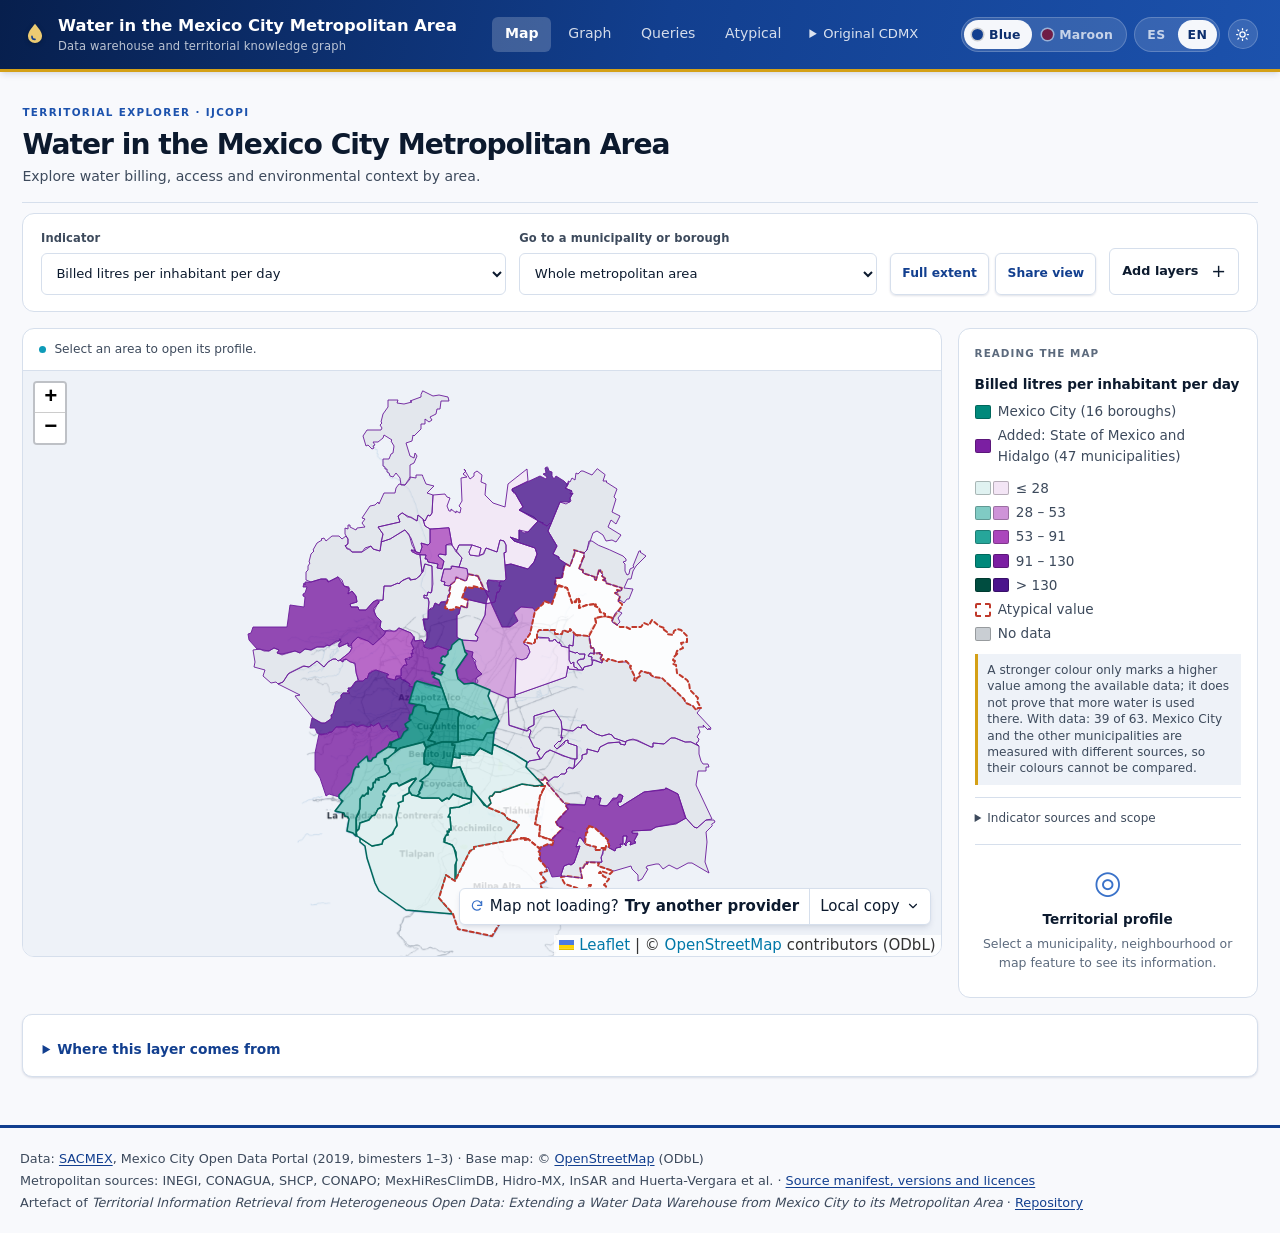
<file: ijcopi/mapa-zm.html>
<!DOCTYPE html>
<html lang="es">
<head>
<script src="../review-transport.js"></script>

    <meta charset="UTF-8">
    <meta name="viewport" content="width=device-width, initial-scale=1.0">
    <!-- La pagina comparte assets/ con la demostracion de ICOKG; base evita tocar esos archivos. -->
    <base href="../">
    <title>Agua en la ZM de Ciudad de México</title>
    <meta name="description" content="Mapa del almacén de datos ampliado de agua: 63 municipios, 5,830 colonias, acuíferos, pozos, presas, sequía y calidad del agua en la Zona Metropolitana de Ciudad de México.">
    <link rel="stylesheet" href="assets/vendor/leaflet-1.9.4.css">
    <link rel="stylesheet" href="assets/estilo.css?v=20261105-ui2">
    <link rel="stylesheet" href="assets/paginas.css">
    <link rel="stylesheet" href="ijcopi/zm.css?v=20261109-figuras">
    <script src="assets/i18n.js"></script>
</head>
<body class="zm-explorador">
<a class="zm-salto" href="ijcopi/mapa-zm.html#contenido">Saltar al contenido / Skip to content</a>
<header data-barra></header>
<main id="contenido" class="app-container" tabindex="-1">
    <noscript><p class="status show error">Activa JavaScript para explorar el mapa. / Enable JavaScript to explore the map.</p></noscript>
    <div class="zm-cabecera">
        <div>
            <span class="zm-eyebrow" data-t="ui.explorador"></span>
            <h1 data-t="titulo"></h1>
            <p data-t="lema"></p>
        </div>
        <nav class="zm-nav" aria-label="Versión extendida">
            <a href="ijcopi/mapa-zm.html" aria-current="page" data-t="nav.mapa"></a>
            <a href="ijcopi/grafo-zm.html" data-t="nav.grafo"></a>
            <a href="ijcopi/consultas.html" data-t="nav.consultas"></a>
            <a href="ijcopi/atipicos.html" data-t="nav.atipicos"></a>
        </nav>
    </div>

    <div id="status" class="status" role="status" aria-live="polite" aria-atomic="true"></div>

    <div class="zm-rejilla">
        <aside class="panel zm-control">
          <div class="zm-indicador-campo">
            <label for="indicador" data-t="c.indicador"></label>
            <select id="indicador"></select>
          </div>
          <div class="zm-municipio-campo">
            <label for="buscarMunicipio" data-t="ui.buscar"></label>
            <select id="buscarMunicipio" disabled></select>
          </div>
          <div class="zm-vista-acciones">
            <button class="btn btn-secondary" type="button" id="vistaCompleta" data-t="ui.encuadrar" disabled></button>
            <button class="btn btn-secondary" type="button" id="compartirVista" data-t="ui.compartir" disabled></button>
          </div>
            <div id="bloqueFecha" hidden>
                <label for="fecha" data-t="c.fecha"></label>
                <input type="range" id="fecha" min="0" max="0" step="1">
                <output id="fechaTexto" for="fecha"></output>
            </div>
            <details class="zm-overlays">
              <summary><span data-t="ui.capas"></span><span id="capasActivas" class="zm-capa-cuenta"></span></summary>
              <fieldset>
                <legend class="sr-only" data-t="c.capas"></legend>
                <label><input type="checkbox" data-capa="acuiferos"> <span data-t="capa.acuiferos"></span></label>
                <label><input type="checkbox" data-capa="pozos"> <span data-t="capa.pozos"></span></label>
                <label><input type="checkbox" data-capa="presas"> <span data-t="capa.presas"></span></label>
                <label><input type="checkbox" data-capa="calidad"> <span data-t="capa.calidad"></span></label>
              </fieldset>
            </details>
            <div id="compartirEstado" class="zm-share-status" role="status" aria-live="polite"></div>
            <input id="enlaceVista" type="text" readonly hidden aria-label="Enlace de la vista / View link">
        </aside>

        <div class="map-wrap">
          <div class="zm-map-bar"><span class="zm-live-dot" aria-hidden="true"></span><span data-t="ui.pista"></span></div>
          <div id="map" role="region" aria-label="Mapa del agua / Water map"></div>
        </div>

        <aside class="panel zm-lateral">
            <div class="zm-inspector-title" data-t="ui.leyenda"></div>
            <div id="leyenda"></div>
            <details class="zm-metodologia"><summary data-t="ui.leer"></summary><p id="notaIndicador" class="zm-nota"></p></details>
            <div id="detalleVacio" class="zm-vacio">
              <span class="zm-vacio-icono" aria-hidden="true">◎</span>
              <strong data-t="ui.ficha"></strong>
              <p data-t="ui.fichaAyuda"></p>
            </div>
            <div id="detalle" aria-live="polite"></div>
        </aside>
    </div>

    <section class="panel zm-origen">
        <details>
        <summary class="zm-origen-summary" data-t="o.titulo"></summary>
        <p id="origenTexto"></p>
        <pre id="origenComando"></pre>
        <details>
            <summary data-t="o.versql"></summary>
            <pre id="origenSql"></pre>
        </details>
        <details class="zm-inventario"><summary data-t="ui.inventario"></summary><ul id="conteos" class="zm-conteos"></ul></details>
        </details>
    </section>
</main>
<footer data-pie></footer>
<script src="assets/vendor/leaflet-1.9.4.js"></script>
<script src="assets/mapa-teselas.js"></script>
<script src="assets/nav.js?v=20261109-b1"></script>
<script src="ijcopi/mapa-zm.js?v=20261109-figuras"></script>
</body>
</html>
</file>
<file: assets/estilo.css>
/* =====================================================================
   Sistema de diseño — Almacén de Datos de Consumo de Agua CDMX
   Anonymous research artefact · ICOKG 2026

   Una sola hoja para las cuatro páginas: panel, mapa, grafo y vecindad.

   DOS EJES INDEPENDIENTES, ambos en <html>:
     data-tema = "guinda" | "blue"     color institucional
     data-modo = "claro"  | "oscuro"    ausente ⇒ sigue al sistema

   Las variables de marca (--marca-*, --acento-*) son las únicas que cambian
   con el tema; las de superficie y texto cambian con el modo. Ningún
   componente sabe qué tema o modo está activo.
   ===================================================================== */

/* ---------- claro: guinda burgundy palette (predeterminado) ---------- */
:root,
html[data-tema="guinda"]{
  --marca-900:#3d0f26; --marca-800:#551636; --marca-700:#6f1d46;
  --marca-600:#87275a; --marca-500:#a13a72; --marca-200:#e8ccdb; --marca-100:#f6ecf1;
  --acento-700:#8a6414; --acento-500:#c9962a; --acento-300:#e8c877; --acento-100:#faf1da;
  --agua-500:#0e9bb8;
  --ok:#1a7a4c; --alerta:#b45309; --error:#a11d2b;
  --bg:#faf8f9; --superficie:#ffffff; --superficie-2:#f3edf0;
  --borde:#e3d7dd; --texto:#241019; --texto-2:#513c46; --texto-3:#6b5560;
  --sombra-color:61,15,38;
}
/* ---------- claro: azul blue palette ---------- */
html[data-tema="blue"]{
  --marca-900:#071f4d; --marca-800:#0d2f6e; --marca-700:#123f8f;
  --marca-600:#1c52ad; --marca-500:#3a72c9; --marca-200:#c3d5f0; --marca-100:#eaf1fb;
  --acento-700:#8a6414; --acento-500:#d4a017; --acento-300:#eccb72; --acento-100:#fbf3dc;
  --bg:#f8f9fc; --superficie:#ffffff; --superficie-2:#eef2f8;
  --borde:#d6dfec; --texto:#0c1a2e; --texto-2:#3d4a5c; --texto-3:#5c6a7d;
  --sombra-color:7,31,77;
}

/* ---------- oscuro ---------- */
/* Se aplica si el sistema lo pide y el usuario no forzó claro… */
@media (prefers-color-scheme: dark){
  html:not([data-modo="claro"]){
    --bg:#1a0a12; --superficie:#26101b; --superficie-2:#331726;
    --borde:#4a2436; --texto:#f6eaf0; --texto-2:#c6a8b6; --texto-3:#9b7c8b;
    --marca-100:#3a1526; --marca-200:#5a2440;
    --acento-100:#3b2d10; --acento-300:#d8b45e;
    --sombra-color:0,0,0;
  }
  html[data-tema="blue"]:not([data-modo="claro"]){
    --bg:#050d1c; --superficie:#0b1830; --superficie-2:#12233f;
    --borde:#22375c; --texto:#e8eefa; --texto-2:#a8b8d0; --texto-3:#7d8da6;
    --marca-100:#12233f; --marca-200:#1e3a63;
    --acento-100:#33290d; --acento-300:#e0bd5e;
  }
}
/* …o si el usuario lo forzó explícitamente. */
html[data-modo="oscuro"]{
  --bg:#1a0a12; --superficie:#26101b; --superficie-2:#331726;
  --borde:#4a2436; --texto:#f6eaf0; --texto-2:#c6a8b6; --texto-3:#9b7c8b;
  --marca-100:#3a1526; --marca-200:#5a2440;
  --acento-100:#3b2d10; --acento-300:#d8b45e;
  --sombra-color:0,0,0;
}
html[data-tema="blue"][data-modo="oscuro"]{
  --bg:#050d1c; --superficie:#0b1830; --superficie-2:#12233f;
  --borde:#22375c; --texto:#e8eefa; --texto-2:#a8b8d0; --texto-3:#7d8da6;
  --marca-100:#12233f; --marca-200:#1e3a63;
  --acento-100:#33290d; --acento-300:#e0bd5e;
}

:root{
  --r-s:6px; --r-m:10px; --r-l:16px;
  --sombra-1:0 1px 2px rgba(var(--sombra-color),.06), 0 1px 3px rgba(var(--sombra-color),.08);
  --sombra-2:0 4px 6px -1px rgba(var(--sombra-color),.10), 0 2px 4px -2px rgba(var(--sombra-color),.07);
  --sombra-3:0 12px 24px -6px rgba(var(--sombra-color),.18);
  --mono:ui-monospace,"SF Mono",SFMono-Regular,"Cascadia Code","Roboto Mono",Menlo,monospace;
  --sans:system-ui,-apple-system,"Segoe UI",Roboto,"Helvetica Neue",Arial,sans-serif;
}

*,*::before,*::after{box-sizing:border-box}
html{-webkit-text-size-adjust:100%}
body{
  margin:0; background:var(--bg); color:var(--texto);
  font-family:var(--sans); font-size:15px; line-height:1.55;
  -webkit-font-smoothing:antialiased;
}
a{color:var(--marca-700); text-decoration:none}
a:hover{text-decoration:underline}
h1,h2,h3{line-height:1.25; margin:0; font-weight:650; letter-spacing:-.01em}

/* ---------------- barra superior ---------------- */
.barra{
  position:sticky; top:0; z-index:900;
  background:linear-gradient(103deg,var(--marca-900) 0%,var(--marca-700) 52%,var(--marca-600) 100%);
  color:#fff; box-shadow:var(--sombra-2);
  border-bottom:3px solid var(--acento-500);
}
.barra-in{
  max-width:1440px; margin:0 auto; padding:.7rem 1.25rem;
  display:flex; align-items:center; gap:1.25rem; flex-wrap:wrap;
}
.marca{display:flex; align-items:center; gap:.6rem; font-weight:700; font-size:1.02rem}
.marca svg{flex:none}
.marca small{display:block; font-weight:400; font-size:.72rem; opacity:.8; letter-spacing:.02em}
.nav{display:flex; gap:.25rem; margin-left:auto; flex-wrap:wrap}
.nav a{
  color:#fff; padding:.4rem .8rem; border-radius:var(--r-s);
  font-size:.88rem; font-weight:500; opacity:.82; white-space:nowrap;
}
.nav a:hover{background:rgba(255,255,255,.14); opacity:1; text-decoration:none}
.nav a[aria-current="page"]{background:rgba(255,255,255,.2); opacity:1; font-weight:600}
.nav-original{position:relative; align-self:center}
.nav-original summary{cursor:pointer; padding:.4rem .7rem; font-size:.82rem; color:rgba(255,255,255,.85); border-radius:var(--r-s)}
.nav-original summary:hover,.nav-original[open] summary,.nav-original-activa summary{background:rgba(255,255,255,.15); color:#fff}
.nav-original-enlaces{position:absolute; top:calc(100% + .7rem); right:0; min-width:205px; padding:.4rem; background:var(--superficie); border:1px solid var(--borde); border-radius:var(--r-m); box-shadow:var(--sombra-3); z-index:1000}
.nav .nav-original-enlaces a{display:block; color:var(--texto); opacity:1; white-space:normal}
.nav .nav-original-enlaces a:hover,.nav .nav-original-enlaces a[aria-current]{background:var(--superficie-2)}
.nav :focus-visible{outline:2px solid var(--acento-300); outline-offset:2px}
@media (max-width:700px){
  .barra-in{display:grid!important; grid-template-columns:minmax(0,1fr) auto; gap:.5rem .7rem!important; padding:.65rem .85rem!important}
  .barra-in .marca{min-width:0; font-size:.82rem; line-height:1.3;grid-column:1;grid-row:1}
  .barra-in .marca small{display:none}
  .barra-in .marca svg{width:20px; height:24px}
  .barra-in .temas{margin-left:0; gap:.25rem;grid-column:2;grid-row:1}
  .barra-in .modo-btn{width:28px; height:28px}
  .barra-in .nav{grid-column:1/-1;grid-row:2; margin:0; flex-wrap:nowrap; justify-content:space-between; align-items:center; gap:0}
  .barra-in .nav>a,.barra-in .nav-original summary{padding:.55rem .65rem; font-size:.8rem}
}

/* ---------------- contenedores ---------------- */
.envoltura{max-width:1440px; margin:0 auto; padding:1.25rem}
.tarjeta{
  background:var(--superficie); border:1px solid var(--borde);
  border-radius:var(--r-m); box-shadow:var(--sombra-1);
}
.tarjeta-cab{
  padding:.85rem 1.1rem; border-bottom:1px solid var(--borde);
  display:flex; align-items:center; gap:.6rem; flex-wrap:wrap;
}
.tarjeta-cab h2{font-size:.98rem; font-weight:650}
.tarjeta-cuerpo{padding:1.1rem}
.sub{color:var(--texto-2); font-size:.85rem; margin:.15rem 0 0}

/* ---------------- KPIs ---------------- */
.kpis{display:grid; gap:.9rem; grid-template-columns:repeat(auto-fit,minmax(190px,1fr)); margin-bottom:1.25rem}
.kpi{
  background:var(--superficie); border:1px solid var(--borde); border-radius:var(--r-m);
  padding:1rem 1.1rem; box-shadow:var(--sombra-1); position:relative; overflow:hidden;
}
.kpi::before{content:""; position:absolute; inset:0 auto 0 0; width:3px; background:var(--marca-600)}
.kpi.t2::before{background:var(--acento-500)}
.kpi.t3::before{background:var(--agua-500)}
.kpi-et{font-size:.72rem; text-transform:uppercase; letter-spacing:.06em; color:var(--texto-3); font-weight:600}
.kpi-val{font-size:1.75rem; font-weight:680; letter-spacing:-.02em; margin-top:.2rem; font-variant-numeric:tabular-nums}
.kpi-nota{font-size:.78rem; color:var(--texto-2); margin-top:.1rem}

/* ---------------- controles ---------------- */
label{display:block; font-size:.76rem; font-weight:600; color:var(--texto-2); margin-bottom:.3rem}
select,input,textarea{
  width:100%; padding:.5rem .65rem; font:inherit; font-size:.88rem;
  color:var(--texto); background:var(--superficie);
  border:1px solid var(--borde); border-radius:var(--r-s); outline:none;
}
select:focus,input:focus,textarea:focus{border-color:var(--marca-600); box-shadow:0 0 0 3px var(--marca-100)}
textarea{font-family:var(--mono); font-size:.82rem; line-height:1.6; resize:vertical}
.btn{
  display:inline-flex; align-items:center; gap:.4rem; cursor:pointer;
  padding:.5rem .95rem; font:inherit; font-size:.87rem; font-weight:600;
  color:#fff; background:var(--marca-700); border:1px solid var(--marca-700);
  border-radius:var(--r-s); transition:background .12s;
}
.btn:hover{background:var(--marca-800)}
.btn:disabled{opacity:.5; cursor:not-allowed}
.btn.sec{background:transparent; color:var(--marca-700); border-color:var(--borde)}
.btn.sec:hover{background:var(--superficie-2)}
.rejilla{display:grid; gap:.8rem; grid-template-columns:repeat(auto-fit,minmax(160px,1fr))}

/* ---------------- tablas ---------------- */
.tabla-env{overflow:auto; max-height:60vh; border-radius:var(--r-s)}
table{width:100%; border-collapse:collapse; font-size:.85rem}
thead th{
  position:sticky; top:0; z-index:2; text-align:left; white-space:nowrap;
  background:var(--superficie-2); color:var(--texto-2);
  font-size:.73rem; text-transform:uppercase; letter-spacing:.05em; font-weight:650;
  padding:.55rem .7rem; border-bottom:1px solid var(--borde);
}
tbody td{padding:.45rem .7rem; border-bottom:1px solid var(--borde); font-variant-numeric:tabular-nums}
tbody tr:hover{background:var(--superficie-2)}
td.num,th.num{text-align:right}

/* ---------------- etiquetas de estado ---------------- */
.chip{
  display:inline-flex; align-items:center; gap:.35rem;
  padding:.2rem .55rem; border-radius:999px; font-size:.74rem; font-weight:600;
  background:var(--marca-100); color:var(--marca-700);
}
.chip.ok{background:rgba(15,138,95,.12); color:var(--ok)}
.chip.warn{background:rgba(194,65,12,.12); color:var(--alerta)}
.chip.err{background:rgba(185,28,28,.12); color:var(--error)}
.estado{font-size:.83rem; color:var(--texto-2); display:flex; align-items:center; gap:.5rem}

.spinner{
  width:14px; height:14px; border:2px solid var(--marca-200);
  border-top-color:var(--marca-700); border-radius:50%;
  animation:girar .7s linear infinite; flex:none;
}
@keyframes girar{to{transform:rotate(360deg)}}

code,kbd{font-family:var(--mono); font-size:.85em; background:var(--superficie-2); padding:.1rem .3rem; border-radius:4px}

.pie{
  max-width:1440px; margin:1.5rem auto 0; padding:1.25rem;
  border-top:3px solid var(--marca-700); color:var(--texto-3); font-size:.8rem;
}
.pie strong{color:var(--marca-700)}
.pie a{color:var(--texto-2)}

@media (max-width:640px){
  .envoltura{padding:.85rem}
  .kpi-val{font-size:1.45rem}
  .nav a{padding:.35rem .55rem; font-size:.82rem}
}

/* ---------- controles de la barra ---------- */
.temas{display:flex; gap:.45rem; align-items:center; margin-left:.7rem}
.segmentado{
  display:flex; padding:2px; gap:2px; border-radius:999px;
  background:rgba(255,255,255,.13); border:1px solid rgba(255,255,255,.2);
}
.tema-btn{
  display:inline-flex; align-items:center; gap:.4rem; cursor:pointer;
  padding:.3rem .7rem .3rem .5rem; border:0; border-radius:999px;
  font:inherit; font-size:.78rem; font-weight:600; letter-spacing:.01em;
  color:rgba(255,255,255,.72); background:transparent;
  transition:color .14s, background .14s; white-space:nowrap;
}
.tema-btn i{
  width:11px; height:11px; border-radius:50%; flex:none;
  box-shadow:0 0 0 1.5px rgba(255,255,255,.5);
}
.tema-btn:hover{color:#fff}
.tema-btn[aria-pressed="true"]{background:rgba(255,255,255,.95); color:var(--marca-800)}
.tema-btn[aria-pressed="true"] i{box-shadow:0 0 0 1.5px rgba(0,0,0,.18)}

/* Selector de idioma: mismo segmentado que el tema. La etiqueta ("ES"/"EN")
   es el contenido del botón, así que no se oculta en pantallas estrechas. */
.idioma-btn{
  display:inline-flex; align-items:center; cursor:pointer;
  padding:.3rem .62rem; border:0; border-radius:999px;
  font:inherit; font-size:.78rem; font-weight:700; letter-spacing:.04em;
  color:rgba(255,255,255,.72); background:transparent;
  transition:color .14s, background .14s;
}
.idioma-btn:hover{color:#fff}
.idioma-btn[aria-pressed="true"]{background:rgba(255,255,255,.95); color:var(--marca-800)}

.modo-btn{
  display:inline-flex; align-items:center; justify-content:center;
  width:30px; height:30px; padding:0; cursor:pointer; border-radius:50%;
  color:#fff; background:rgba(255,255,255,.13);
  border:1px solid rgba(255,255,255,.2); transition:background .14s, transform .14s;
}
.modo-btn:hover{background:rgba(255,255,255,.28); transform:rotate(-12deg)}
.modo-btn svg{display:block}

@media (max-width:820px){
  .tema-btn{padding:.3rem; gap:0; font-size:0}
  .tema-btn i{width:13px; height:13px}
  .idioma-btn{padding:.3rem .45rem; font-size:.72rem}
}

/* ---------- pulido general ---------- */
.barra-in{padding:.8rem 1.4rem}
.marca svg{filter:drop-shadow(0 1px 2px rgba(0,0,0,.25))}
.marca small{opacity:.72; letter-spacing:.015em}

h1,h2,h3{font-weight:600}
.tarjeta{transition:border-color .16s, box-shadow .16s}
.tarjeta:hover{border-color:var(--marca-200)}
.tarjeta-cab{
  background:linear-gradient(var(--superficie-2),var(--superficie));
  border-radius:var(--r-m) var(--r-m) 0 0;
}
.tarjeta-cab h2{letter-spacing:-.005em}

.kpi{transition:transform .16s, box-shadow .16s}
.kpi:hover{transform:translateY(-1px); box-shadow:var(--sombra-2)}
.kpi-val{font-feature-settings:"tnum" 1, "ss01" 1}

.btn{box-shadow:var(--sombra-1)}
.btn:active{transform:translateY(1px)}

thead th:first-child{border-top-left-radius:var(--r-s)}
thead th:last-child{border-top-right-radius:var(--r-s)}
tbody tr{transition:background .1s}
tbody tr:last-child td{border-bottom:0}

.envoltura{padding:1.5rem 1.4rem}
.pie{border-top-width:3px; border-top-color:var(--marca-700); line-height:1.7}

::selection{background:var(--marca-200); color:var(--marca-900)}
html{scroll-behavior:smooth}
*:focus-visible{outline:2px solid var(--marca-600); outline-offset:2px}

/* ---------- desbordes de texto ---------- */
.tarjeta-cab h2{white-space:normal; overflow-wrap:anywhere; line-height:1.35}
.tarjeta,.kpi,.split > *{min-width:0}
.kpi-et,.kpi-val,.kpi-nota{white-space:normal; overflow-wrap:anywhere}
.btn{white-space:normal; text-align:center; line-height:1.25}
.ejemplo{overflow-wrap:anywhere}
.metrica{row-gap:.3rem}
thead th{white-space:normal; line-height:1.25}
tbody td{overflow-wrap:anywhere}
.chip{white-space:normal; text-align:center}
.barra-in{row-gap:.5rem}
.marca span{min-width:0}
.marca small{white-space:normal; overflow-wrap:anywhere}

/* ---------- nombres largos ----------
   Algunas colonias tienen nombres muy largos ("SAN JERONIMO ACULCO - LIDICE
   (PBLO)"). Envolverlos descuadra las tarjetas, así que se desplazan en
   horizontal y el nombre completo queda en el atributo title. */
.nombre-largo{
  white-space:nowrap; overflow-x:auto; overflow-y:hidden;
  scrollbar-width:thin; padding-bottom:2px;
}
.nombre-largo::-webkit-scrollbar{height:5px}
.nombre-largo::-webkit-scrollbar-thumb{background:var(--marca-200); border-radius:3px}
.nombre-largo::-webkit-scrollbar-track{background:transparent}
#kSel{font-size:1.05rem; line-height:1.3}


/* ---------- accesibilidad (Lighthouse) ----------
   Contraste AA en etiquetas y pie, y enlaces que no dependan solo del color. */
.kpi .label,.kpi-et{color:var(--texto-2)}
.pie{color:var(--texto-2)}
.pie a{color:var(--marca-700); text-decoration:underline; text-underline-offset:2px}
.tarjeta-cab h2,.panel h3{color:var(--texto)}
a:not(.btn):not(.nav a):not(.tema-btn):not(.ir-vecindad){text-decoration-skip-ink:auto}
.sub,.kpi-nota,.atip-nota{color:var(--texto-2)}
main:focus{outline:none}

/* ---------- mapa base (assets/mapa-teselas.js) ----------
   Control «¿No carga el mapa? Probar otro proveedor», abajo a la derecha,
   sobre la atribución, en los dos mapas. Los proveedores que no tienen
   versión oscura se invierten con un filtro cuando el sitio está en modo
   oscuro; la copia local se dibuja ya con los colores de cada modo. */
.leaflet-layer.teselas-invertidas{
  filter:invert(1) hue-rotate(180deg) brightness(.92) contrast(.88) saturate(.55);
}
.mapa-teselas{
  display:flex; flex-direction:column; align-items:flex-end; gap:6px;
  max-width:340px;              /* mapa-teselas.js lo ajusta al ancho del mapa */
  font-family:var(--sans); color:var(--texto);
}
.mapa-teselas button{
  appearance:none; margin:0; border:0; background:none;
  color:inherit; font:inherit; cursor:pointer;
}
.mapa-teselas__barra{
  display:flex; align-items:stretch; overflow:hidden; max-width:100%;
  background:var(--superficie); border:1px solid var(--borde);
  border-radius:var(--r-s); box-shadow:var(--sombra-2);
}
.mapa-teselas__probar,.mapa-teselas__abrir{
  display:flex; align-items:center; gap:6px; padding:6px 10px;
  font-size:.74rem; line-height:1.2; white-space:nowrap; transition:background .14s;
}
/* Si no cabe todo, cede el nombre del proveedor (la lista lo da entero),
   nunca la acción. */
.mapa-teselas__probar{color:var(--texto-2); flex:none}
.mapa-teselas__probar strong{color:var(--texto); font-weight:650}
.mapa-teselas__abrir{border-left:1px solid var(--borde) !important; color:var(--texto-2); min-width:0}
.mapa-teselas__actual{min-width:0; overflow:hidden; text-overflow:ellipsis}
.mapa-teselas__probar:hover,.mapa-teselas__abrir:hover,
.mapa-teselas__abrir[aria-expanded="true"]{background:var(--marca-100)}
.mapa-teselas button:focus-visible{outline:2px solid var(--marca-600); outline-offset:-2px}
.mapa-teselas svg{width:14px; height:14px; flex:none}
.mapa-teselas__probar svg{color:var(--marca-500)}
.mapa-teselas__abrir[aria-expanded="false"] svg{transform:rotate(180deg)}

.mapa-teselas__panel,.mapa-teselas__aviso{
  background:var(--superficie); border:1px solid var(--borde);
  border-radius:var(--r-m); box-shadow:var(--sombra-3);
}
.mapa-teselas__panel{width:100%; padding:10px 8px 8px; overflow-y:auto; overscroll-behavior:contain}
.mapa-teselas__panel[hidden],.mapa-teselas__aviso[hidden]{display:none}
.mapa-teselas__titulo{
  margin:0 6px 6px; font-size:.68rem; font-weight:650; letter-spacing:.06em;
  text-transform:uppercase; color:var(--texto-2);
}
.mapa-teselas__lista{list-style:none; margin:0; padding:0}
.mapa-teselas__opcion{
  width:100%; display:grid !important; grid-template-columns:10px 1fr auto;
  grid-template-areas:"punto nombre estado" "punto tipo estado";
  column-gap:8px; align-items:center; padding:5px 8px !important;
  border-radius:var(--r-s); text-align:left;
}
.mapa-teselas__opcion:hover{background:var(--superficie-2)}
.mapa-teselas__opcion[aria-pressed="true"]{background:var(--marca-100)}
.mapa-teselas__punto{
  grid-area:punto; width:8px; height:8px; border-radius:50%;
  background:var(--texto-3); opacity:.45;
}
.mapa-teselas__opcion[data-estado="uso"] .mapa-teselas__punto,
.mapa-teselas__opcion[data-estado="ok"] .mapa-teselas__punto{background:var(--ok); opacity:1}
.mapa-teselas__opcion[data-estado="falla"] .mapa-teselas__punto{background:var(--error); opacity:1}
.mapa-teselas__opcion[data-estado="comprobando"] .mapa-teselas__punto{background:var(--alerta); opacity:1}
.mapa-teselas__nombre{grid-area:nombre; font-size:.78rem; font-weight:600}
.mapa-teselas__tipo{grid-area:tipo; font-size:.68rem; color:var(--texto-2)}
.mapa-teselas__estado{grid-area:estado; font-size:.68rem; color:var(--texto-2)}
.mapa-teselas__opcion[data-estado="falla"] .mapa-teselas__estado{color:var(--error)}
.mapa-teselas__nota{
  margin:8px 6px 0; font-size:.68rem; line-height:1.45; color:var(--texto-2); white-space:normal;
}
.mapa-teselas__aviso{padding:7px 11px; font-size:.74rem; line-height:1.35}

/* Estrecho: sólo la acción y el proveedor, sin la pregunta. */
@media (max-width:600px){
  .mapa-teselas__pregunta{display:none}
  .mapa-teselas__probar,.mapa-teselas__abrir{padding:6px 8px}
}
</file>
<file: assets/vendor/leaflet-1.9.4.css>
/* required styles */

.leaflet-pane,
.leaflet-tile,
.leaflet-marker-icon,
.leaflet-marker-shadow,
.leaflet-tile-container,
.leaflet-pane > svg,
.leaflet-pane > canvas,
.leaflet-zoom-box,
.leaflet-image-layer,
.leaflet-layer {
	position: absolute;
	left: 0;
	top: 0;
	}
.leaflet-container {
	overflow: hidden;
	}
.leaflet-tile,
.leaflet-marker-icon,
.leaflet-marker-shadow {
	-webkit-user-select: none;
	   -moz-user-select: none;
	        user-select: none;
	  -webkit-user-drag: none;
	}
/* Prevents IE11 from highlighting tiles in blue */
.leaflet-tile::selection {
	background: transparent;
}
/* Safari renders non-retina tile on retina better with this, but Chrome is worse */
.leaflet-safari .leaflet-tile {
	image-rendering: -webkit-optimize-contrast;
	}
/* hack that prevents hw layers "stretching" when loading new tiles */
.leaflet-safari .leaflet-tile-container {
	width: 1600px;
	height: 1600px;
	-webkit-transform-origin: 0 0;
	}
.leaflet-marker-icon,
.leaflet-marker-shadow {
	display: block;
	}
/* .leaflet-container svg: reset svg max-width decleration shipped in Joomla! (joomla.org) 3.x */
/* .leaflet-container img: map is broken in FF if you have max-width: 100% on tiles */
.leaflet-container .leaflet-overlay-pane svg {
	max-width: none !important;
	max-height: none !important;
	}
.leaflet-container .leaflet-marker-pane img,
.leaflet-container .leaflet-shadow-pane img,
.leaflet-container .leaflet-tile-pane img,
.leaflet-container img.leaflet-image-layer,
.leaflet-container .leaflet-tile {
	max-width: none !important;
	max-height: none !important;
	width: auto;
	padding: 0;
	}

.leaflet-container img.leaflet-tile {
	/* See: https://bugs.chromium.org/p/chromium/issues/detail?id=600120 */
	mix-blend-mode: plus-lighter;
}

.leaflet-container.leaflet-touch-zoom {
	-ms-touch-action: pan-x pan-y;
	touch-action: pan-x pan-y;
	}
.leaflet-container.leaflet-touch-drag {
	-ms-touch-action: pinch-zoom;
	/* Fallback for FF which doesn't support pinch-zoom */
	touch-action: none;
	touch-action: pinch-zoom;
}
.leaflet-container.leaflet-touch-drag.leaflet-touch-zoom {
	-ms-touch-action: none;
	touch-action: none;
}
.leaflet-container {
	-webkit-tap-highlight-color: transparent;
}
.leaflet-container a {
	-webkit-tap-highlight-color: rgba(51, 181, 229, 0.4);
}
.leaflet-tile {
	filter: inherit;
	visibility: hidden;
	}
.leaflet-tile-loaded {
	visibility: inherit;
	}
.leaflet-zoom-box {
	width: 0;
	height: 0;
	-moz-box-sizing: border-box;
	     box-sizing: border-box;
	z-index: 800;
	}
/* workaround for https://bugzilla.mozilla.org/show_bug.cgi?id=888319 */
.leaflet-overlay-pane svg {
	-moz-user-select: none;
	}

.leaflet-pane         { z-index: 400; }

.leaflet-tile-pane    { z-index: 200; }
.leaflet-overlay-pane { z-index: 400; }
.leaflet-shadow-pane  { z-index: 500; }
.leaflet-marker-pane  { z-index: 600; }
.leaflet-tooltip-pane   { z-index: 650; }
.leaflet-popup-pane   { z-index: 700; }

.leaflet-map-pane canvas { z-index: 100; }
.leaflet-map-pane svg    { z-index: 200; }

.leaflet-vml-shape {
	width: 1px;
	height: 1px;
	}
.lvml {
	behavior: url(#default#VML);
	display: inline-block;
	position: absolute;
	}


/* control positioning */

.leaflet-control {
	position: relative;
	z-index: 800;
	pointer-events: visiblePainted; /* IE 9-10 doesn't have auto */
	pointer-events: auto;
	}
.leaflet-top,
.leaflet-bottom {
	position: absolute;
	z-index: 1000;
	pointer-events: none;
	}
.leaflet-top {
	top: 0;
	}
.leaflet-right {
	right: 0;
	}
.leaflet-bottom {
	bottom: 0;
	}
.leaflet-left {
	left: 0;
	}
.leaflet-control {
	float: left;
	clear: both;
	}
.leaflet-right .leaflet-control {
	float: right;
	}
.leaflet-top .leaflet-control {
	margin-top: 10px;
	}
.leaflet-bottom .leaflet-control {
	margin-bottom: 10px;
	}
.leaflet-left .leaflet-control {
	margin-left: 10px;
	}
.leaflet-right .leaflet-control {
	margin-right: 10px;
	}


/* zoom and fade animations */

.leaflet-fade-anim .leaflet-popup {
	opacity: 0;
	-webkit-transition: opacity 0.2s linear;
	   -moz-transition: opacity 0.2s linear;
	        transition: opacity 0.2s linear;
	}
.leaflet-fade-anim .leaflet-map-pane .leaflet-popup {
	opacity: 1;
	}
.leaflet-zoom-animated {
	-webkit-transform-origin: 0 0;
	    -ms-transform-origin: 0 0;
	        transform-origin: 0 0;
	}
svg.leaflet-zoom-animated {
	will-change: transform;
}

.leaflet-zoom-anim .leaflet-zoom-animated {
	-webkit-transition: -webkit-transform 0.25s cubic-bezier(0,0,0.25,1);
	   -moz-transition:    -moz-transform 0.25s cubic-bezier(0,0,0.25,1);
	        transition:         transform 0.25s cubic-bezier(0,0,0.25,1);
	}
.leaflet-zoom-anim .leaflet-tile,
.leaflet-pan-anim .leaflet-tile {
	-webkit-transition: none;
	   -moz-transition: none;
	        transition: none;
	}

.leaflet-zoom-anim .leaflet-zoom-hide {
	visibility: hidden;
	}


/* cursors */

.leaflet-interactive {
	cursor: pointer;
	}
.leaflet-grab {
	cursor: -webkit-grab;
	cursor:    -moz-grab;
	cursor:         grab;
	}
.leaflet-crosshair,
.leaflet-crosshair .leaflet-interactive {
	cursor: crosshair;
	}
.leaflet-popup-pane,
.leaflet-control {
	cursor: auto;
	}
.leaflet-dragging .leaflet-grab,
.leaflet-dragging .leaflet-grab .leaflet-interactive,
.leaflet-dragging .leaflet-marker-draggable {
	cursor: move;
	cursor: -webkit-grabbing;
	cursor:    -moz-grabbing;
	cursor:         grabbing;
	}

/* marker & overlays interactivity */
.leaflet-marker-icon,
.leaflet-marker-shadow,
.leaflet-image-layer,
.leaflet-pane > svg path,
.leaflet-tile-container {
	pointer-events: none;
	}

.leaflet-marker-icon.leaflet-interactive,
.leaflet-image-layer.leaflet-interactive,
.leaflet-pane > svg path.leaflet-interactive,
svg.leaflet-image-layer.leaflet-interactive path {
	pointer-events: visiblePainted; /* IE 9-10 doesn't have auto */
	pointer-events: auto;
	}

/* visual tweaks */

.leaflet-container {
	background: #ddd;
	outline-offset: 1px;
	}
.leaflet-container a {
	color: #0078A8;
	}
.leaflet-zoom-box {
	border: 2px dotted #38f;
	background: rgba(255,255,255,0.5);
	}


/* general typography */
.leaflet-container {
	font-family: "Helvetica Neue", Arial, Helvetica, sans-serif;
	font-size: 12px;
	font-size: 0.75rem;
	line-height: 1.5;
	}


/* general toolbar styles */

.leaflet-bar {
	box-shadow: 0 1px 5px rgba(0,0,0,0.65);
	border-radius: 4px;
	}
.leaflet-bar a {
	background-color: #fff;
	border-bottom: 1px solid #ccc;
	width: 26px;
	height: 26px;
	line-height: 26px;
	display: block;
	text-align: center;
	text-decoration: none;
	color: black;
	}
.leaflet-bar a,
.leaflet-control-layers-toggle {
	background-position: 50% 50%;
	background-repeat: no-repeat;
	display: block;
	}
.leaflet-bar a:hover,
.leaflet-bar a:focus {
	background-color: #f4f4f4;
	}
.leaflet-bar a:first-child {
	border-top-left-radius: 4px;
	border-top-right-radius: 4px;
	}
.leaflet-bar a:last-child {
	border-bottom-left-radius: 4px;
	border-bottom-right-radius: 4px;
	border-bottom: none;
	}
.leaflet-bar a.leaflet-disabled {
	cursor: default;
	background-color: #f4f4f4;
	color: #bbb;
	}

.leaflet-touch .leaflet-bar a {
	width: 30px;
	height: 30px;
	line-height: 30px;
	}
.leaflet-touch .leaflet-bar a:first-child {
	border-top-left-radius: 2px;
	border-top-right-radius: 2px;
	}
.leaflet-touch .leaflet-bar a:last-child {
	border-bottom-left-radius: 2px;
	border-bottom-right-radius: 2px;
	}

/* zoom control */

.leaflet-control-zoom-in,
.leaflet-control-zoom-out {
	font: bold 18px 'Lucida Console', Monaco, monospace;
	text-indent: 1px;
	}

.leaflet-touch .leaflet-control-zoom-in, .leaflet-touch .leaflet-control-zoom-out  {
	font-size: 22px;
	}


/* layers control */

.leaflet-control-layers {
	box-shadow: 0 1px 5px rgba(0,0,0,0.4);
	background: #fff;
	border-radius: 5px;
	}
.leaflet-control-layers-toggle {
	background-image: url(images/layers.png);
	width: 36px;
	height: 36px;
	}
.leaflet-retina .leaflet-control-layers-toggle {
	background-image: url(images/layers-2x.png);
	background-size: 26px 26px;
	}
.leaflet-touch .leaflet-control-layers-toggle {
	width: 44px;
	height: 44px;
	}
.leaflet-control-layers .leaflet-control-layers-list,
.leaflet-control-layers-expanded .leaflet-control-layers-toggle {
	display: none;
	}
.leaflet-control-layers-expanded .leaflet-control-layers-list {
	display: block;
	position: relative;
	}
.leaflet-control-layers-expanded {
	padding: 6px 10px 6px 6px;
	color: #333;
	background: #fff;
	}
.leaflet-control-layers-scrollbar {
	overflow-y: scroll;
	overflow-x: hidden;
	padding-right: 5px;
	}
.leaflet-control-layers-selector {
	margin-top: 2px;
	position: relative;
	top: 1px;
	}
.leaflet-control-layers label {
	display: block;
	font-size: 13px;
	font-size: 1.08333em;
	}
.leaflet-control-layers-separator {
	height: 0;
	border-top: 1px solid #ddd;
	margin: 5px -10px 5px -6px;
	}

/* Default icon URLs */
.leaflet-default-icon-path { /* used only in path-guessing heuristic, see L.Icon.Default */
	background-image: url(images/marker-icon.png);
	}


/* attribution and scale controls */

.leaflet-container .leaflet-control-attribution {
	background: #fff;
	background: rgba(255, 255, 255, 0.8);
	margin: 0;
	}
.leaflet-control-attribution,
.leaflet-control-scale-line {
	padding: 0 5px;
	color: #333;
	line-height: 1.4;
	}
.leaflet-control-attribution a {
	text-decoration: none;
	}
.leaflet-control-attribution a:hover,
.leaflet-control-attribution a:focus {
	text-decoration: underline;
	}
.leaflet-attribution-flag {
	display: inline !important;
	vertical-align: baseline !important;
	width: 1em;
	height: 0.6669em;
	}
.leaflet-left .leaflet-control-scale {
	margin-left: 5px;
	}
.leaflet-bottom .leaflet-control-scale {
	margin-bottom: 5px;
	}
.leaflet-control-scale-line {
	border: 2px solid #777;
	border-top: none;
	line-height: 1.1;
	padding: 2px 5px 1px;
	white-space: nowrap;
	-moz-box-sizing: border-box;
	     box-sizing: border-box;
	background: rgba(255, 255, 255, 0.8);
	text-shadow: 1px 1px #fff;
	}
.leaflet-control-scale-line:not(:first-child) {
	border-top: 2px solid #777;
	border-bottom: none;
	margin-top: -2px;
	}
.leaflet-control-scale-line:not(:first-child):not(:last-child) {
	border-bottom: 2px solid #777;
	}

.leaflet-touch .leaflet-control-attribution,
.leaflet-touch .leaflet-control-layers,
.leaflet-touch .leaflet-bar {
	box-shadow: none;
	}
.leaflet-touch .leaflet-control-layers,
.leaflet-touch .leaflet-bar {
	border: 2px solid rgba(0,0,0,0.2);
	background-clip: padding-box;
	}


/* popup */

.leaflet-popup {
	position: absolute;
	text-align: center;
	margin-bottom: 20px;
	}
.leaflet-popup-content-wrapper {
	padding: 1px;
	text-align: left;
	border-radius: 12px;
	}
.leaflet-popup-content {
	margin: 13px 24px 13px 20px;
	line-height: 1.3;
	font-size: 13px;
	font-size: 1.08333em;
	min-height: 1px;
	}
.leaflet-popup-content p {
	margin: 17px 0;
	margin: 1.3em 0;
	}
.leaflet-popup-tip-container {
	width: 40px;
	height: 20px;
	position: absolute;
	left: 50%;
	margin-top: -1px;
	margin-left: -20px;
	overflow: hidden;
	pointer-events: none;
	}
.leaflet-popup-tip {
	width: 17px;
	height: 17px;
	padding: 1px;

	margin: -10px auto 0;
	pointer-events: auto;

	-webkit-transform: rotate(45deg);
	   -moz-transform: rotate(45deg);
	    -ms-transform: rotate(45deg);
	        transform: rotate(45deg);
	}
.leaflet-popup-content-wrapper,
.leaflet-popup-tip {
	background: white;
	color: #333;
	box-shadow: 0 3px 14px rgba(0,0,0,0.4);
	}
.leaflet-container a.leaflet-popup-close-button {
	position: absolute;
	top: 0;
	right: 0;
	border: none;
	text-align: center;
	width: 24px;
	height: 24px;
	font: 16px/24px Tahoma, Verdana, sans-serif;
	color: #757575;
	text-decoration: none;
	background: transparent;
	}
.leaflet-container a.leaflet-popup-close-button:hover,
.leaflet-container a.leaflet-popup-close-button:focus {
	color: #585858;
	}
.leaflet-popup-scrolled {
	overflow: auto;
	}

.leaflet-oldie .leaflet-popup-content-wrapper {
	-ms-zoom: 1;
	}
.leaflet-oldie .leaflet-popup-tip {
	width: 24px;
	margin: 0 auto;

	-ms-filter: "progid:DXImageTransform.Microsoft.Matrix(M11=0.70710678, M12=0.70710678, M21=-0.70710678, M22=0.70710678)";
	filter: progid:DXImageTransform.Microsoft.Matrix(M11=0.70710678, M12=0.70710678, M21=-0.70710678, M22=0.70710678);
	}

.leaflet-oldie .leaflet-control-zoom,
.leaflet-oldie .leaflet-control-layers,
.leaflet-oldie .leaflet-popup-content-wrapper,
.leaflet-oldie .leaflet-popup-tip {
	border: 1px solid #999;
	}


/* div icon */

.leaflet-div-icon {
	background: #fff;
	border: 1px solid #666;
	}


/* Tooltip */
/* Base styles for the element that has a tooltip */
.leaflet-tooltip {
	position: absolute;
	padding: 6px;
	background-color: #fff;
	border: 1px solid #fff;
	border-radius: 3px;
	color: #222;
	white-space: nowrap;
	-webkit-user-select: none;
	-moz-user-select: none;
	-ms-user-select: none;
	user-select: none;
	pointer-events: none;
	box-shadow: 0 1px 3px rgba(0,0,0,0.4);
	}
.leaflet-tooltip.leaflet-interactive {
	cursor: pointer;
	pointer-events: auto;
	}
.leaflet-tooltip-top:before,
.leaflet-tooltip-bottom:before,
.leaflet-tooltip-left:before,
.leaflet-tooltip-right:before {
	position: absolute;
	pointer-events: none;
	border: 6px solid transparent;
	background: transparent;
	content: "";
	}

/* Directions */

.leaflet-tooltip-bottom {
	margin-top: 6px;
}
.leaflet-tooltip-top {
	margin-top: -6px;
}
.leaflet-tooltip-bottom:before,
.leaflet-tooltip-top:before {
	left: 50%;
	margin-left: -6px;
	}
.leaflet-tooltip-top:before {
	bottom: 0;
	margin-bottom: -12px;
	border-top-color: #fff;
	}
.leaflet-tooltip-bottom:before {
	top: 0;
	margin-top: -12px;
	margin-left: -6px;
	border-bottom-color: #fff;
	}
.leaflet-tooltip-left {
	margin-left: -6px;
}
.leaflet-tooltip-right {
	margin-left: 6px;
}
.leaflet-tooltip-left:before,
.leaflet-tooltip-right:before {
	top: 50%;
	margin-top: -6px;
	}
.leaflet-tooltip-left:before {
	right: 0;
	margin-right: -12px;
	border-left-color: #fff;
	}
.leaflet-tooltip-right:before {
	left: 0;
	margin-left: -12px;
	border-right-color: #fff;
	}

/* Printing */

@media print {
	/* Prevent printers from removing background-images of controls. */
	.leaflet-control {
		-webkit-print-color-adjust: exact;
		print-color-adjust: exact;
		}
	}
</file>
<file: assets/paginas.css>
/* =====================================================================
   paginas.css — mapea las clases originales del panel y del mapa
   al sistema de diseño compartido.

   No se tocó el marcado ni los identificadores de esas dos páginas: su
   JavaScript sigue funcionando igual. Esta hoja sustituye a los estilos
   incrustados que traían, para que las cuatro páginas se vean como un
   solo producto y respondan al tema y al modo claro/oscuro.
   ===================================================================== */

.app-container{max-width:1440px; margin:0 auto; padding:1.25rem}

/* la cabecera propia de cada página desaparece: la barra la pone nav.js */
.app-container > .header{display:none}

/* ---------------- filtros ---------------- */
.filters{
  background:var(--superficie); border:1px solid var(--borde); border-radius:var(--r-m);
  box-shadow:var(--sombra-1); padding:1.1rem; margin-bottom:1.25rem;
  display:grid; gap:.85rem; grid-template-columns:repeat(auto-fit,minmax(170px,1fr));
  align-items:end;
}
.filter-group{min-width:0}
.filters label{
  display:block; font-size:.74rem; font-weight:600; letter-spacing:.03em;
  color:var(--texto-2); margin-bottom:.3rem;
}
.filters select,.filters input{
  width:100%; padding:.5rem .65rem; font:inherit; font-size:.88rem;
  color:var(--texto); background:var(--superficie);
  border:1px solid var(--borde); border-radius:var(--r-s); outline:none;
}
.filters select:focus,.filters input:focus{
  border-color:var(--marca-600); box-shadow:0 0 0 3px var(--marca-100);
}
.actions{display:flex; gap:.5rem; flex-wrap:wrap}

/* ---------------- botones ---------------- */
.btn{
  display:inline-flex; align-items:center; justify-content:center; gap:.4rem;
  cursor:pointer; padding:.5rem .95rem; font:inherit; font-size:.87rem; font-weight:600;
  border-radius:var(--r-s); border:1px solid transparent; transition:background .12s;
}
.btn-primary{color:#fff; background:var(--marca-700); border-color:var(--marca-700)}
.btn-primary:hover{background:var(--marca-800)}
.btn-secondary{color:var(--marca-700); background:transparent; border-color:var(--borde)}
.btn-secondary:hover{background:var(--superficie-2)}

/* ---------------- KPIs ---------------- */
.kpis{display:grid; gap:.9rem; grid-template-columns:repeat(auto-fit,minmax(190px,1fr)); margin-bottom:1.25rem}
.kpi{
  background:var(--superficie); border:1px solid var(--borde); border-radius:var(--r-m);
  padding:1rem 1.1rem; box-shadow:var(--sombra-1); position:relative; overflow:hidden;
}
.kpi::before{content:""; position:absolute; inset:0 auto 0 0; width:3px; background:var(--marca-600)}
.kpi:nth-child(2)::before{background:var(--acento-500)}
.kpi:nth-child(3)::before{background:var(--agua-500,var(--marca-500))}
.kpi:nth-child(4)::before{background:var(--ok)}
.kpi .label{font-size:.72rem; text-transform:uppercase; letter-spacing:.06em; color:var(--texto-3); font-weight:600}
.kpi .value{font-size:1.75rem; font-weight:680; letter-spacing:-.02em; margin-top:.2rem; font-variant-numeric:tabular-nums; color:var(--texto)}
.kpi .sub{font-size:.78rem; color:var(--texto-2); margin-top:.1rem}

/* ---------------- paneles y gráficas ---------------- */
.panels{display:grid; gap:1.1rem; grid-template-columns:repeat(auto-fit,minmax(340px,1fr)); margin-bottom:1.25rem}
.panel,.data-section,.detail-panel,.map-wrap,.top-list{
  background:var(--superficie); border:1px solid var(--borde);
  border-radius:var(--r-m); box-shadow:var(--sombra-1); overflow:hidden;
}
.panel h3,.data-section h3,.panel h2,.data-section h2,.detail-title{
  margin:0; padding:.85rem 1.1rem; font-size:.98rem; font-weight:650; color:var(--texto);
  border-bottom:1px solid var(--borde); background:var(--superficie);
}
.chart{
  padding:.6rem;
  min-height:400px;          /* Plotly no dibuja si el contenedor mide 0 */
}
.chart .js-plotly-plot,.chart .plot-container{width:100%}

/* ---------------- tablas ---------------- */
.table-wrap{overflow:auto; max-height:58vh}
.data-section table{width:100%; border-collapse:collapse; font-size:.85rem}
.data-section thead th{
  position:sticky; top:0; z-index:2; text-align:left; white-space:nowrap;
  background:var(--superficie-2); color:var(--texto-2);
  font-size:.73rem; text-transform:uppercase; letter-spacing:.05em; font-weight:650;
  padding:.55rem .7rem; border-bottom:1px solid var(--borde);
}
.data-section tbody td{
  padding:.45rem .7rem; border-bottom:1px solid var(--borde);
  font-variant-numeric:tabular-nums; color:var(--texto);
}
.data-section tbody tr:hover{background:var(--superficie-2)}

.badge{
  display:inline-block; padding:.15rem .5rem; border-radius:999px;
  font-size:.72rem; font-weight:600; background:var(--superficie-2); color:var(--texto-2);
}
.badge-ALTO{background:var(--marca-100); color:var(--marca-700)}
.badge-MEDIO{background:var(--acento-100); color:var(--acento-700)}
.badge-BAJO{background:var(--superficie-2); color:var(--texto-2)}
.badge-POPULAR{background:rgba(26,122,76,.12); color:var(--ok)}
.badge-Alto{background:var(--marca-100); color:var(--marca-700)}
.badge-Medio{background:var(--acento-100); color:var(--acento-700)}
.badge-Bajo{background:var(--superficie-2); color:var(--texto-2)}

.pagination{display:flex; align-items:center; gap:.75rem; padding:.75rem 1.1rem; border-top:1px solid var(--borde)}
.pages{font-size:.83rem; color:var(--texto-2); font-variant-numeric:tabular-nums}
.status{
  display:none;                       /* el JS la muestra con .show */
  background:var(--marca-100); border:1px solid var(--borde);
  border-left:4px solid var(--marca-600); border-radius:var(--r-s);
  padding:.7rem 1rem; margin-bottom:1.25rem; font-size:.86rem; color:var(--texto-2);
}
.status.show{display:block}
.status.loading{background:var(--acento-100); border-left-color:var(--acento-500); color:var(--acento-700)}
.status.error{background:rgba(161,29,43,.09); border-left-color:var(--error); color:var(--error)}

/* ---------------- mapa ---------------- */
.layout{display:grid; gap:1.1rem; grid-template-columns:minmax(0,3fr) minmax(0,1fr); align-items:start}
@media (max-width:1000px){ .layout{grid-template-columns:1fr} }
#map{width:100%; height:70vh; min-height:560px}
.map-wrap{min-height:560px}
.top-list{max-height:none}
.top-list ol{max-height:280px; overflow-y:auto}
.detail-panel{height:fit-content}
.leaflet-container{background:var(--superficie-2); font:inherit}
.leaflet-popup-content-wrapper,.leaflet-popup-tip{
  background:var(--superficie); color:var(--texto); box-shadow:var(--sombra-3);
}
.popup-title{font-weight:650; color:var(--marca-700); margin-bottom:.3rem}
.popup-section{margin-top:.4rem; padding-top:.4rem; border-top:1px solid var(--borde)}
.popup-row{display:flex; justify-content:space-between; gap:1rem; font-size:.82rem}
.popup-row .k{color:var(--texto-2)}
.popup-row .v{font-variant-numeric:tabular-nums; font-weight:600}

.selection-bar{
  background:var(--superficie); border:1px solid var(--borde); border-left:3px solid var(--marca-600);
  border-radius:var(--r-m); padding:.7rem 1rem; margin-bottom:1rem;
  display:none;                       /* el JS la muestra con .show */
  align-items:center; justify-content:space-between; gap:.6rem;
  flex-wrap:wrap; font-size:.88rem;
}
.selection-bar.show{display:flex}
.selection-bar .label{font-size:.78rem; color:var(--texto-3); margin-right:.4rem;
  text-transform:none; letter-spacing:0; font-weight:500}
.selection-bar .name{font-size:.95rem; font-weight:700; color:var(--marca-700)}
.detail-grid{display:grid; gap:.7rem; grid-template-columns:repeat(auto-fit,minmax(120px,1fr)); padding:1.1rem}
.detail-cell{background:var(--superficie-2); border-radius:var(--r-s); padding:.6rem .7rem}
.detail-cell .label{font-size:.7rem; text-transform:uppercase; letter-spacing:.05em; color:var(--texto-3); font-weight:600}
.detail-cell .val{font-size:1.05rem; font-weight:650; font-variant-numeric:tabular-nums; color:var(--texto)}
.detail-name{font-size:1.1rem; font-weight:650; color:var(--marca-700)}

.leaflet-popup-content{font-family:var(--sans); font-size:.82rem; margin:.7rem .9rem}
.leaflet-interactive{cursor:pointer; transition:filter .12s}
.leaflet-interactive:hover{filter:brightness(1.08)}
.legend{padding:1.1rem; font-size:.82rem}
.legend-row{display:flex; align-items:center; gap:.5rem; margin-bottom:.3rem; color:var(--texto-2)}
.legend-swatch{width:16px; height:16px; border-radius:3px; flex:none; border:1px solid var(--borde)}

.top-list ol{margin:0; padding:.6rem 1.1rem 1.1rem 2.2rem; font-size:.85rem; color:var(--texto)}
.top-list li{margin-bottom:.3rem}
.top-list .name{color:var(--texto)}
.top-list .val{color:var(--texto-2); font-variant-numeric:tabular-nums}

@media (max-width:640px){
  .app-container{padding:.85rem}
  .kpi .value{font-size:1.45rem}
}

/* ---------- pulido del panel y del mapa ---------- */
.app-container{padding:1.5rem 1.4rem}
.filters{position:relative}
.filters::before{
  content:""; position:absolute; inset:0 auto 0 0; width:3px;
  border-radius:var(--r-m) 0 0 var(--r-m); background:var(--marca-600);
}
.kpi{transition:transform .16s, box-shadow .16s}
.kpi:hover{transform:translateY(-1px); box-shadow:var(--sombra-2)}
.panel,.data-section,.detail-panel,.map-wrap,.top-list{transition:border-color .16s}
.panel:hover,.data-section:hover,.detail-panel:hover{border-color:var(--marca-200)}
.panel h3,.data-section h3,.detail-title{
  background:linear-gradient(var(--superficie-2),var(--superficie));
  border-radius:var(--r-m) var(--r-m) 0 0;
}
.btn{box-shadow:var(--sombra-1)}
.btn:active{transform:translateY(1px)}
.data-section tbody tr{transition:background .1s}
.data-section tbody tr:last-child td{border-bottom:0}
.selection-bar{box-shadow:var(--sombra-1)}
.detail-cell{transition:background .14s}
.detail-cell:hover{background:var(--marca-100)}

/* ---------- salto de página ---------- */
.pagination{flex-wrap:wrap; gap:.75rem 1rem}
.pages{display:flex; align-items:center; gap:.35rem}
.pages button{
  cursor:pointer; padding:.35rem .7rem; font:inherit; font-size:.83rem; font-weight:600;
  color:var(--marca-700); background:var(--superficie);
  border:1px solid var(--borde); border-radius:var(--r-s); transition:background .12s;
}
.pages button:hover:not(:disabled){background:var(--marca-100)}
.pages button:disabled{opacity:.4; cursor:not-allowed}
.salto{display:flex; align-items:center; gap:.4rem; font-size:.82rem; color:var(--texto-2)}
.salto label{margin:0; font-size:.82rem; font-weight:500; color:var(--texto-2)}
.salto input{
  width:5.5rem; padding:.3rem .45rem; font:inherit; font-size:.83rem; text-align:center;
  color:var(--texto); background:var(--superficie);
  border:1px solid var(--borde); border-radius:var(--r-s); outline:none;
}
.salto input:focus{border-color:var(--marca-600); box-shadow:0 0 0 3px var(--marca-100)}
.salto .de b{color:var(--texto); font-variant-numeric:tabular-nums}

/* ---------- puente al explorador de vecindad ---------- */
.ir-vecindad{
  display:block; margin-top:.6rem; padding:.45rem .6rem; text-align:center;
  font-size:.8rem; font-weight:600; border-radius:var(--r-s);
  color:#fff; background:var(--marca-700); text-decoration:none;
}
.ir-vecindad:hover{background:var(--marca-800); text-decoration:none; color:#fff}

/* ---------- desbordes de texto ----------
   Los títulos de panel y las etiquetas de botón se cortaban cuando la
   columna era estrecha. Se permite que envuelvan en vez de recortarse. */
.panel h3,.data-section h3,.detail-title,.tarjeta-cab h2{
  white-space:normal; overflow-wrap:anywhere; hyphens:auto; line-height:1.35;
}
.panel,.data-section,.detail-panel,.map-wrap,.top-list,.kpi,.filters{min-width:0}
.panels,.layout,.kpis{min-width:0}
.panels > *,.layout > *{min-width:0}

.btn,.pages button,.ir-vecindad{white-space:normal; text-align:center; line-height:1.25}
.actions{gap:.5rem}
.actions .btn{flex:1 1 auto; min-width:0}

.kpi .label{white-space:normal; overflow-wrap:anywhere}
.kpi .value{overflow-wrap:anywhere}

.detail-cell .label{white-space:normal; line-height:1.3}
.detail-name{white-space:normal; overflow-wrap:anywhere}
.selection-bar{row-gap:.4rem}
.selection-bar .name{overflow-wrap:anywhere}

.top-list li{overflow-wrap:anywhere}
.legend-row{align-items:flex-start; line-height:1.35}

.data-section thead th{white-space:normal; line-height:1.25}
.data-section tbody td{overflow-wrap:anywhere}

/* los paneles de gráfica necesitan ancho mínimo real para que Plotly
   no comprima las etiquetas de los ejes */
@media (min-width:1000px){
  .panels{grid-template-columns:repeat(auto-fit,minmax(420px,1fr))}
}

/* nombres largos en el mapa y el panel */
.detail-name,.selection-bar .name,.top-list .name{
  white-space:nowrap; overflow-x:auto; overflow-y:hidden; scrollbar-width:thin;
  display:block; max-width:100%; padding-bottom:2px;
}
.detail-name::-webkit-scrollbar,.selection-bar .name::-webkit-scrollbar,
.top-list .name::-webkit-scrollbar{height:5px}
.detail-name::-webkit-scrollbar-thumb,.selection-bar .name::-webkit-scrollbar-thumb,
.top-list .name::-webkit-scrollbar-thumb{background:var(--marca-200); border-radius:3px}
.data-section tbody td{overflow-wrap:normal; white-space:nowrap}
.data-section tbody td:first-child,.data-section tbody td:nth-child(2){
  max-width:16rem; overflow-x:auto; scrollbar-width:thin;
}

/* ---------- modulo de consumos atipicos ---------- */
.atipicos{margin-bottom:1.25rem}
.atip-cuerpo{padding:1.1rem}
.atip-nota{margin:0 0 .8rem; font-size:.83rem; color:var(--texto-2); line-height:1.5}
.atip-controles{display:flex; gap:.8rem; align-items:end; flex-wrap:wrap; margin-bottom:.9rem}
.atip-controles label{margin:0 0 .25rem}
.atip-controles select{min-width:180px; width:auto}
.atip-sent{font-size:.78rem; font-weight:700; white-space:nowrap}
.atip-sent.alto{color:var(--alerta)}
.atip-sent.bajo{color:var(--marca-600)}
.atip-por{font-size:.8rem; color:var(--texto-2); white-space:nowrap}
.atipicos .tabla-env{max-height:none}

/* tabla y controles del modulo de atipicos (no viven dentro de .data-section) */
.atipicos table{width:100%; border-collapse:collapse; font-size:.85rem}
.atipicos thead th{
  position:sticky; top:0; z-index:2; text-align:left; white-space:normal; line-height:1.25;
  background:var(--superficie-2); color:var(--texto-2);
  font-size:.73rem; text-transform:uppercase; letter-spacing:.05em; font-weight:650;
  padding:.55rem .7rem; border-bottom:1px solid var(--borde);
}
.atipicos tbody td{
  padding:.5rem .7rem; border-bottom:1px solid var(--borde);
  font-variant-numeric:tabular-nums; color:var(--texto); vertical-align:middle;
}
.atipicos tbody tr:hover{background:var(--superficie-2)}
.atipicos tbody tr:last-child td{border-bottom:0}
.atipicos td.num,.atipicos th.num{text-align:right}
.atipicos tbody td:first-child{max-width:15rem}
.atip-controles > div{display:flex; flex-direction:column}
.atip-controles select{
  padding:.5rem .65rem; font:inherit; font-size:.88rem; color:var(--texto);
  background:var(--superficie); border:1px solid var(--borde);
  border-radius:var(--r-s); outline:none;
}
.atip-controles select:focus{border-color:var(--marca-600); box-shadow:0 0 0 3px var(--marca-100)}

.atip-cab{display:flex; align-items:center; justify-content:space-between; gap:1rem}
.atip-toggle{
  cursor:pointer; padding:.3rem .8rem; font:inherit; font-size:.8rem; font-weight:600;
  color:var(--marca-700); background:var(--superficie);
  border:1px solid var(--borde); border-radius:var(--r-s); white-space:nowrap;
}
.atip-toggle:hover{background:var(--marca-100)}
</file>
